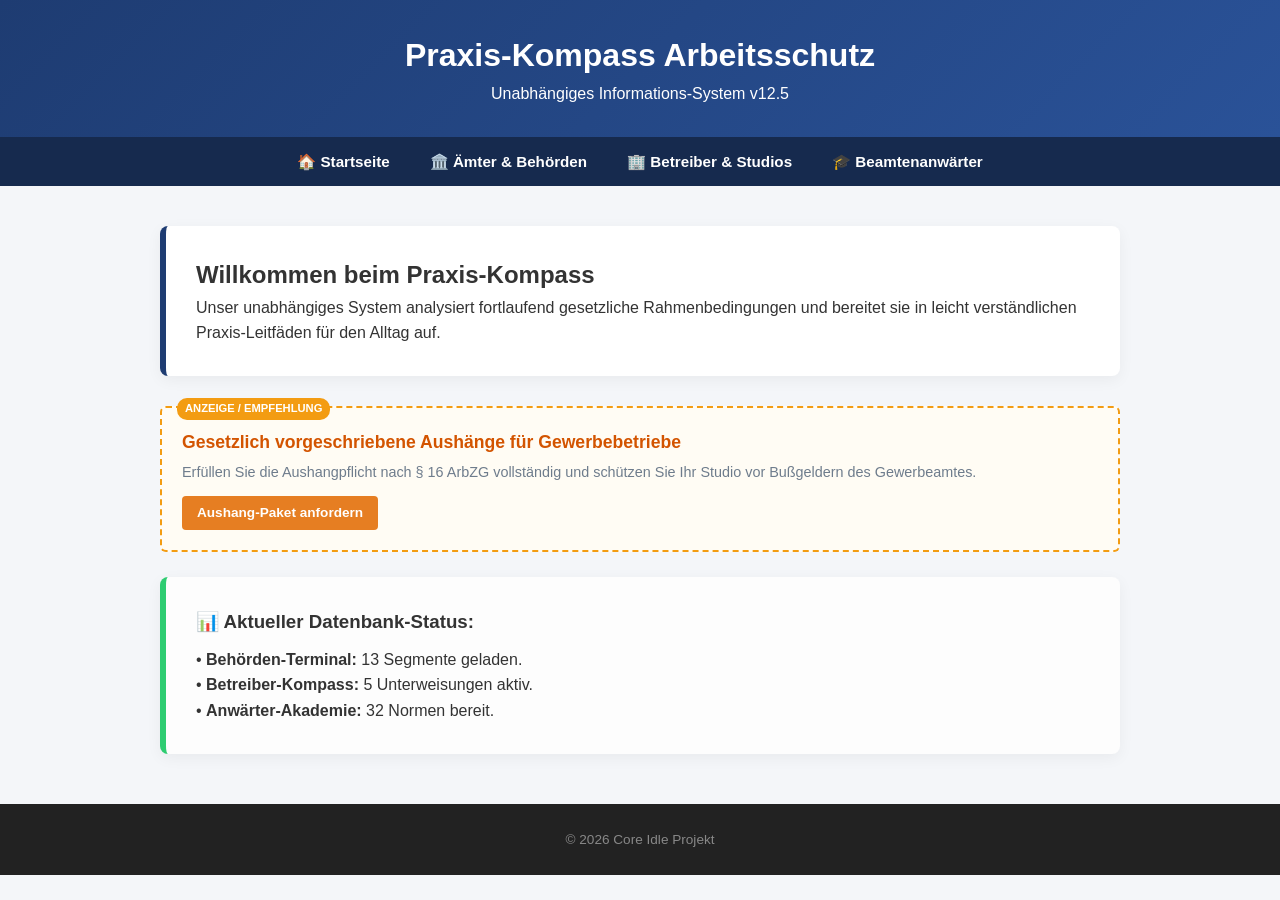
<file: index.html>
<!DOCTYPE html><html lang="de"><head><meta charset="UTF-8"><meta name="google-site-verification" content="HJYQ9n7LlloJpf-macnCXQR1E38ckMVlT3czmLz-RBs" /><title>Praxis-Kompass Arbeitsschutz | Start</title><meta name="description" content="Ihr privates Praxisportal für Arbeitsschutzvorschriften, Ruhezeiten im Schichtdienst und gesetzliche Sicherheitsunterweisungen."><style>* { 
    margin: 0; 
    padding: 0; 
    box-sizing: border-box; 
    font-family: "Segoe UI", sans-serif; 
} 
body { 
    background-color: #f4f6f9; 
    color: #333; 
    line-height: 1.6; 
} 
header { 
    background: linear-gradient(135deg, #1e3c72, #2a5298); 
    color: white; 
    padding: 30px 20px; 
    text-align: center; 
} 
nav { 
    background: #162a4e; 
    text-align: center; 
    padding: 12px; 
} 
nav a { 
    color: white; 
    text-decoration: none; 
    margin: 0 20px; 
    font-weight: bold; 
    font-size: 0.95rem; 
} 
nav a:hover { 
    color: #2ecc71; 
} 
.container { 
    max-width: 1000px; 
    margin: 40px auto; 
    padding: 0 20px; 
} 
.hero-box { 
    background: white; 
    padding: 30px; 
    border-radius: 8px; 
    box-shadow: 0 4px 15px rgba(0,0,0,0.05); 
    margin-bottom: 30px; 
    border-left: 6px solid #1e3c72; 
} 
.faq-container { 
    margin-top: 25px; } 
.faq-item { 
    background: white; 
    margin-bottom: 15px; 
    border-radius: 6px; 
    box-shadow: 0 2px 8px rgba(0,0,0,0.04); 
    overflow: hidden; 
    border: 1px solid #e9ecef; 
} 
.faq-question { 
    background: #f8f9fa; 
    padding: 18px 20px; 
    font-weight: bold; 
    color: #1e3c72; 
    border-bottom: 1px solid #edf2f7; 
    font-size: 1.05rem; 
} 
.faq-answer { 
    padding: 20px; 
    background: white; 
    color: #4a5568; 
    font-size: 0.98rem; 
} 
.ad-banner { 
    background: #fffcf4; 
    border: 2px dashed #f39c12; 
    padding: 20px; 
    border-radius: 6px; 
    margin: 25px 0; 
    position: relative; 
} 
.ad-badge { 
    position: absolute; 
    top: -10px; 
    left: 15px; 
    background: #f39c12; 
    color: white; 
    font-size: 0.7rem; 
    font-weight: bold; 
    padding: 2px 8px; 
    border-radius: 10px; 
} 
.ad-banner h4 { 
    color: #d35400; 
    margin-bottom: 5px; 
    font-size: 1.1rem; 
} 
.ad-banner p { 
    color: #6e7c8c; 
    font-size: 0.9rem; 
    margin-bottom: 12px; 
} 
.ad-button { 
    display: inline-block; 
    background: #e67e22; 
    color: white; 
    text-decoration: none; 
    padding: 6px 15px; 
    font-size: 0.85rem; 
    font-weight: bold; 
    border-radius: 4px; 
} 
footer { 
    text-align: center; 
    padding: 25px; 
    background: #222; 
    color: #888; 
    margin-top: 50px; 
    font-size: 0.85rem; 
}</style></head><body><header><h1>Praxis-Kompass Arbeitsschutz</h1><p>Unabhängiges Informations-System v12.5</p></header><nav><a href="index.html">🏠 Startseite</a><a href="aemter.html">🏛️ Ämter & Behörden</a><a href="betreiber.html">🏢 Betreiber & Studios</a><a href="anwaerter.html">🎓 Beamtenanwärter</a></nav><div class="container"><div class="hero-box"><h2>Willkommen beim Praxis-Kompass</h2><p>Unser unabhängiges System analysiert fortlaufend gesetzliche Rahmenbedingungen und bereitet sie in leicht verständlichen Praxis-Leitfäden für den Alltag auf.</p></div><div class="ad-banner"><span class="ad-badge">ANZEIGE / EMPFEHLUNG</span><h4>Gesetzlich vorgeschriebene Aushänge für Gewerbebetriebe</h4><p>Erfüllen Sie die Aushangpflicht nach § 16 ArbZG vollständig und schützen Sie Ihr Studio vor Bußgeldern des Gewerbeamtes.</p><a href="#" class="ad-button">Aushang-Paket anfordern</a></div><div class="hero-box" style="border-left-color: #2ecc71; background: #fdfdfd;"><h3>📊 Aktueller Datenbank-Status:</h3><p style="margin-top: 10px;">• <strong>Behörden-Terminal:</strong> 13 Segmente geladen.</p><p>• <strong>Betreiber-Kompass:</strong> 5 Unterweisungen aktiv.</p><p>• <strong>Anwärter-Akademie:</strong> 32 Normen bereit.</p></div></div><footer>&copy; 2026 Core Idle Projekt</footer></body></html>
</file>
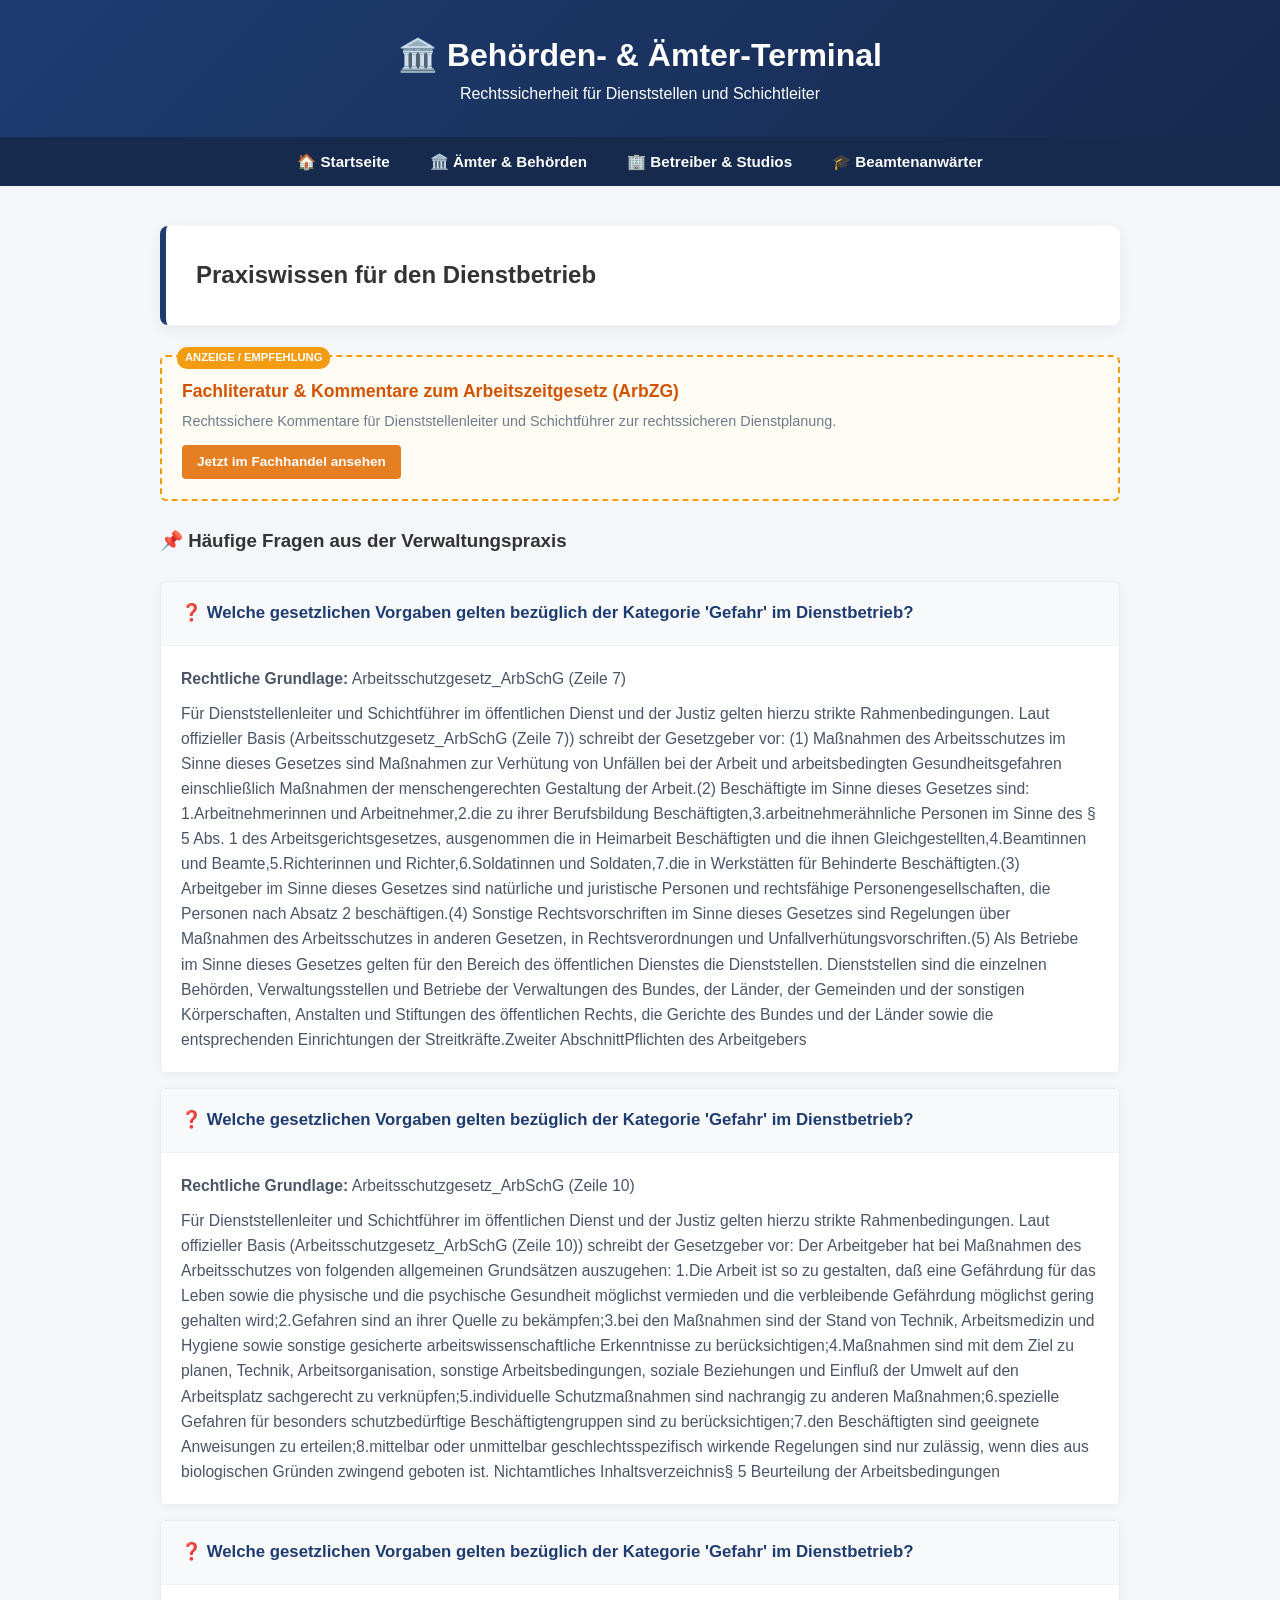
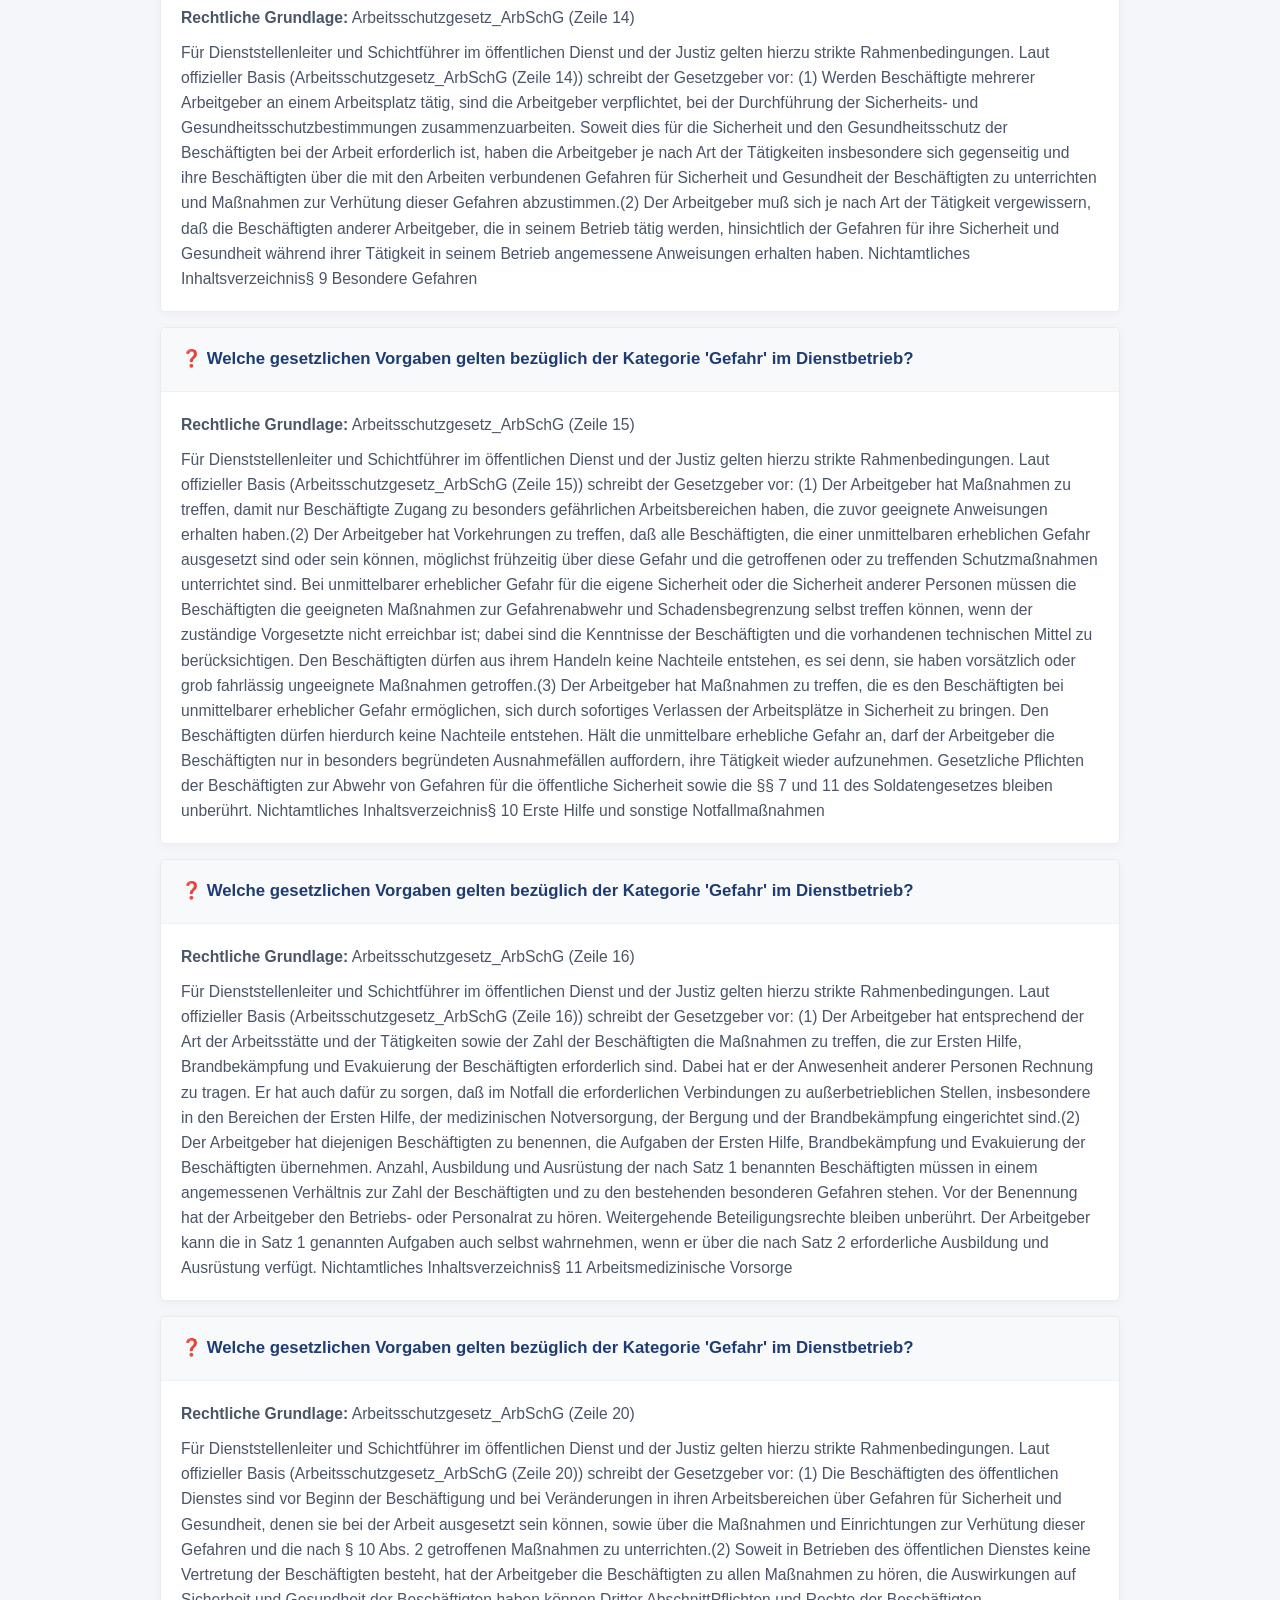
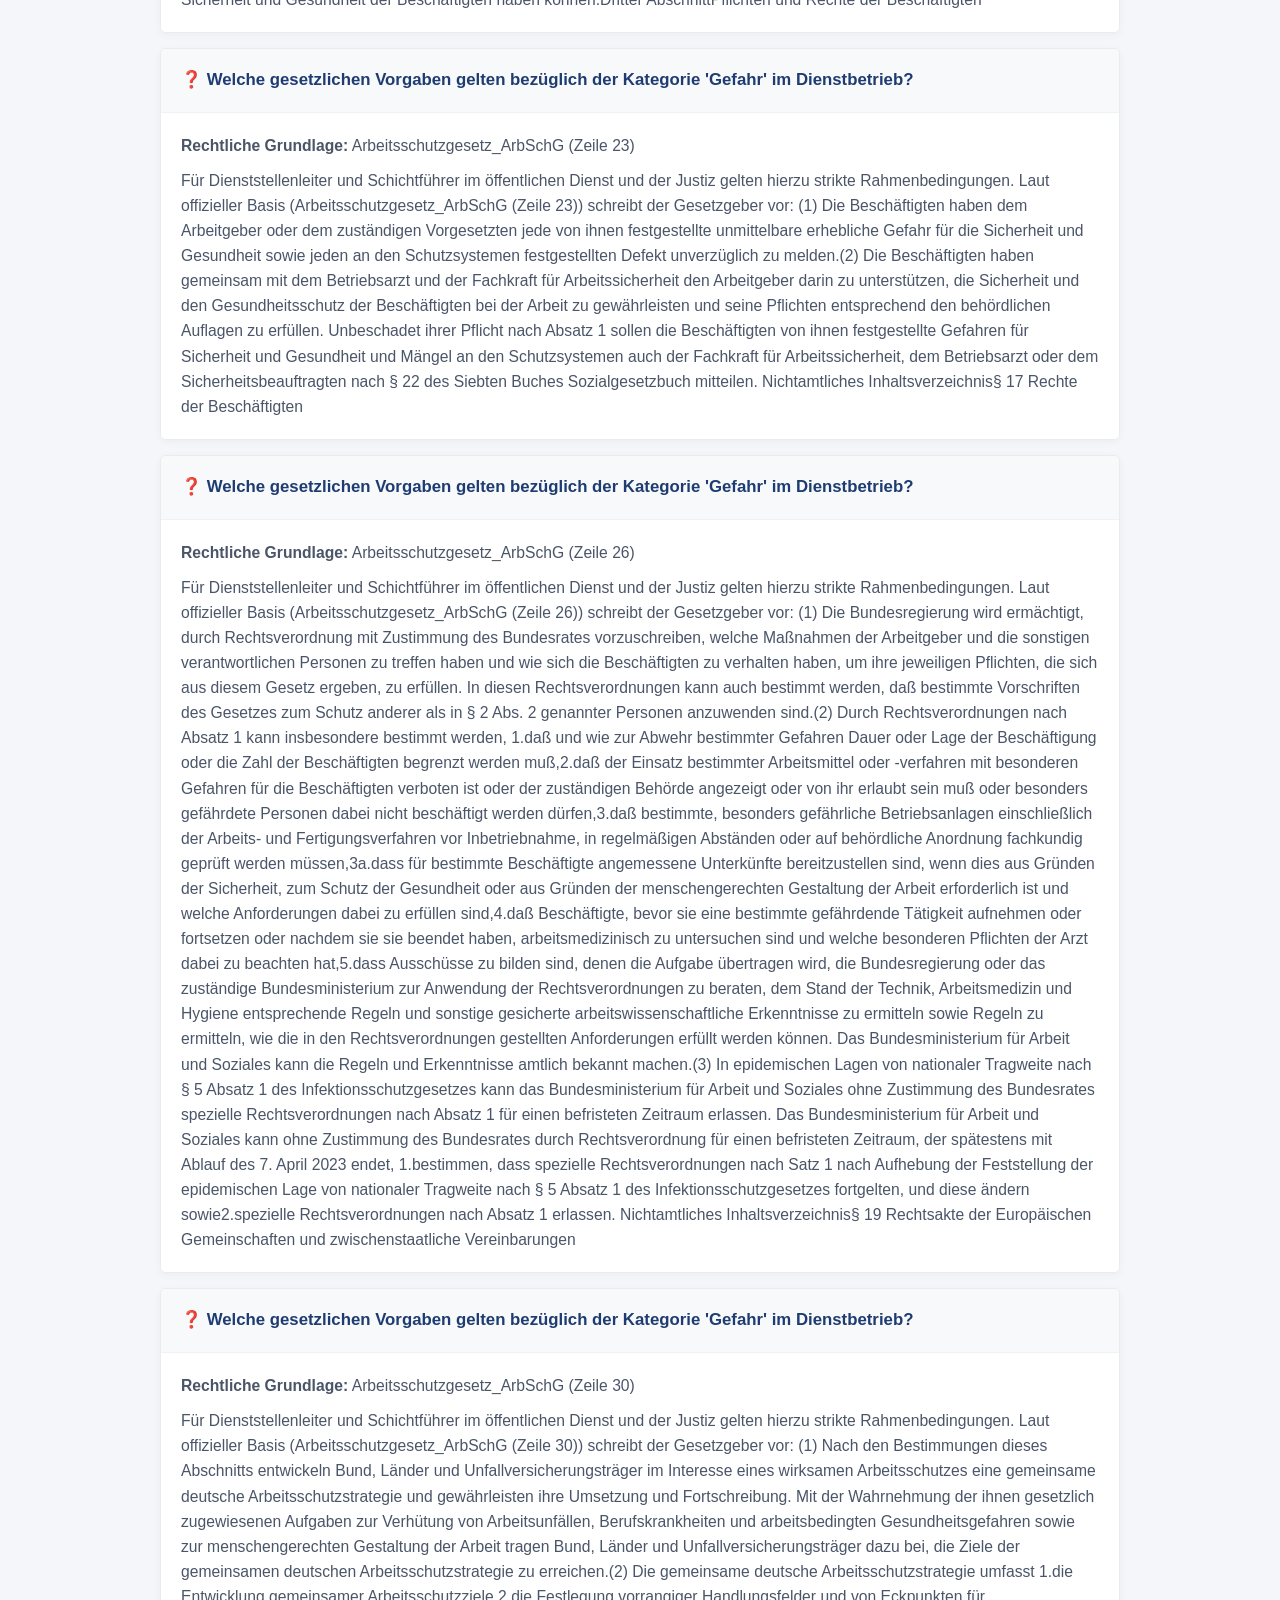
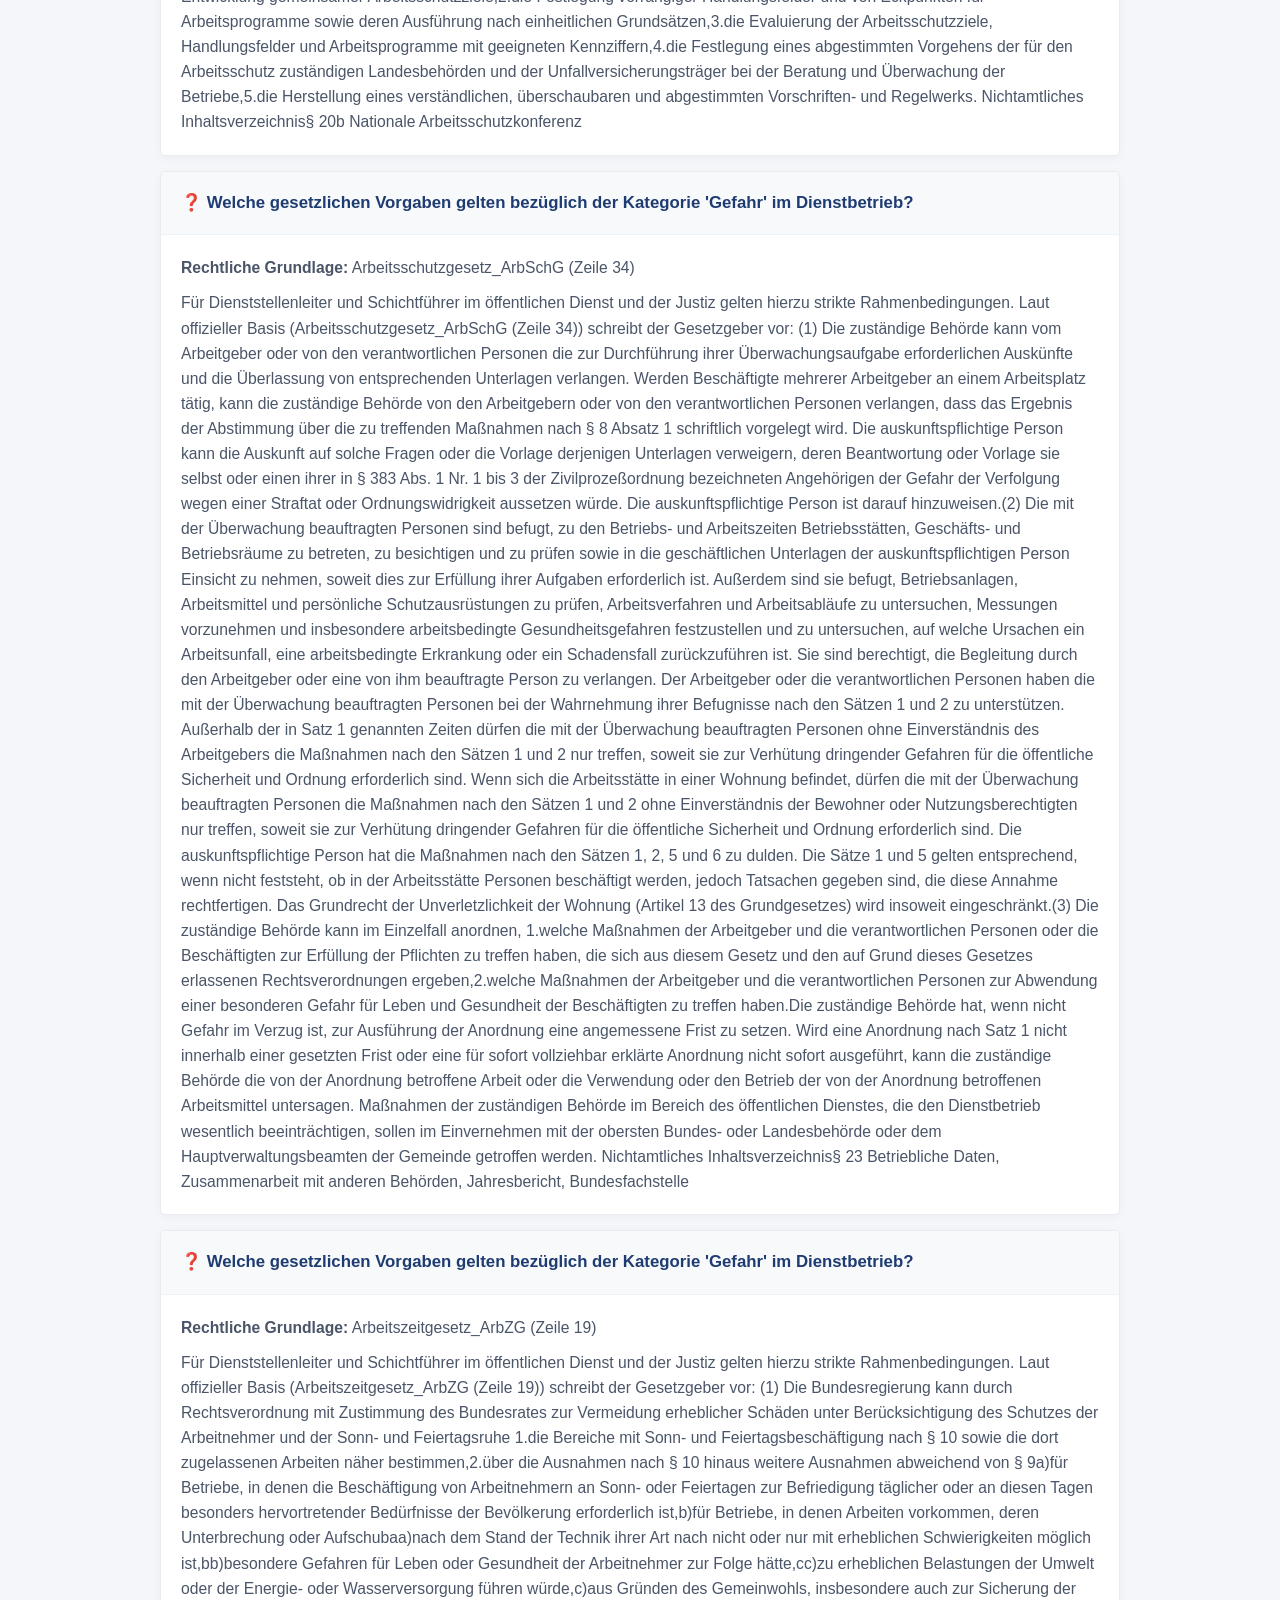
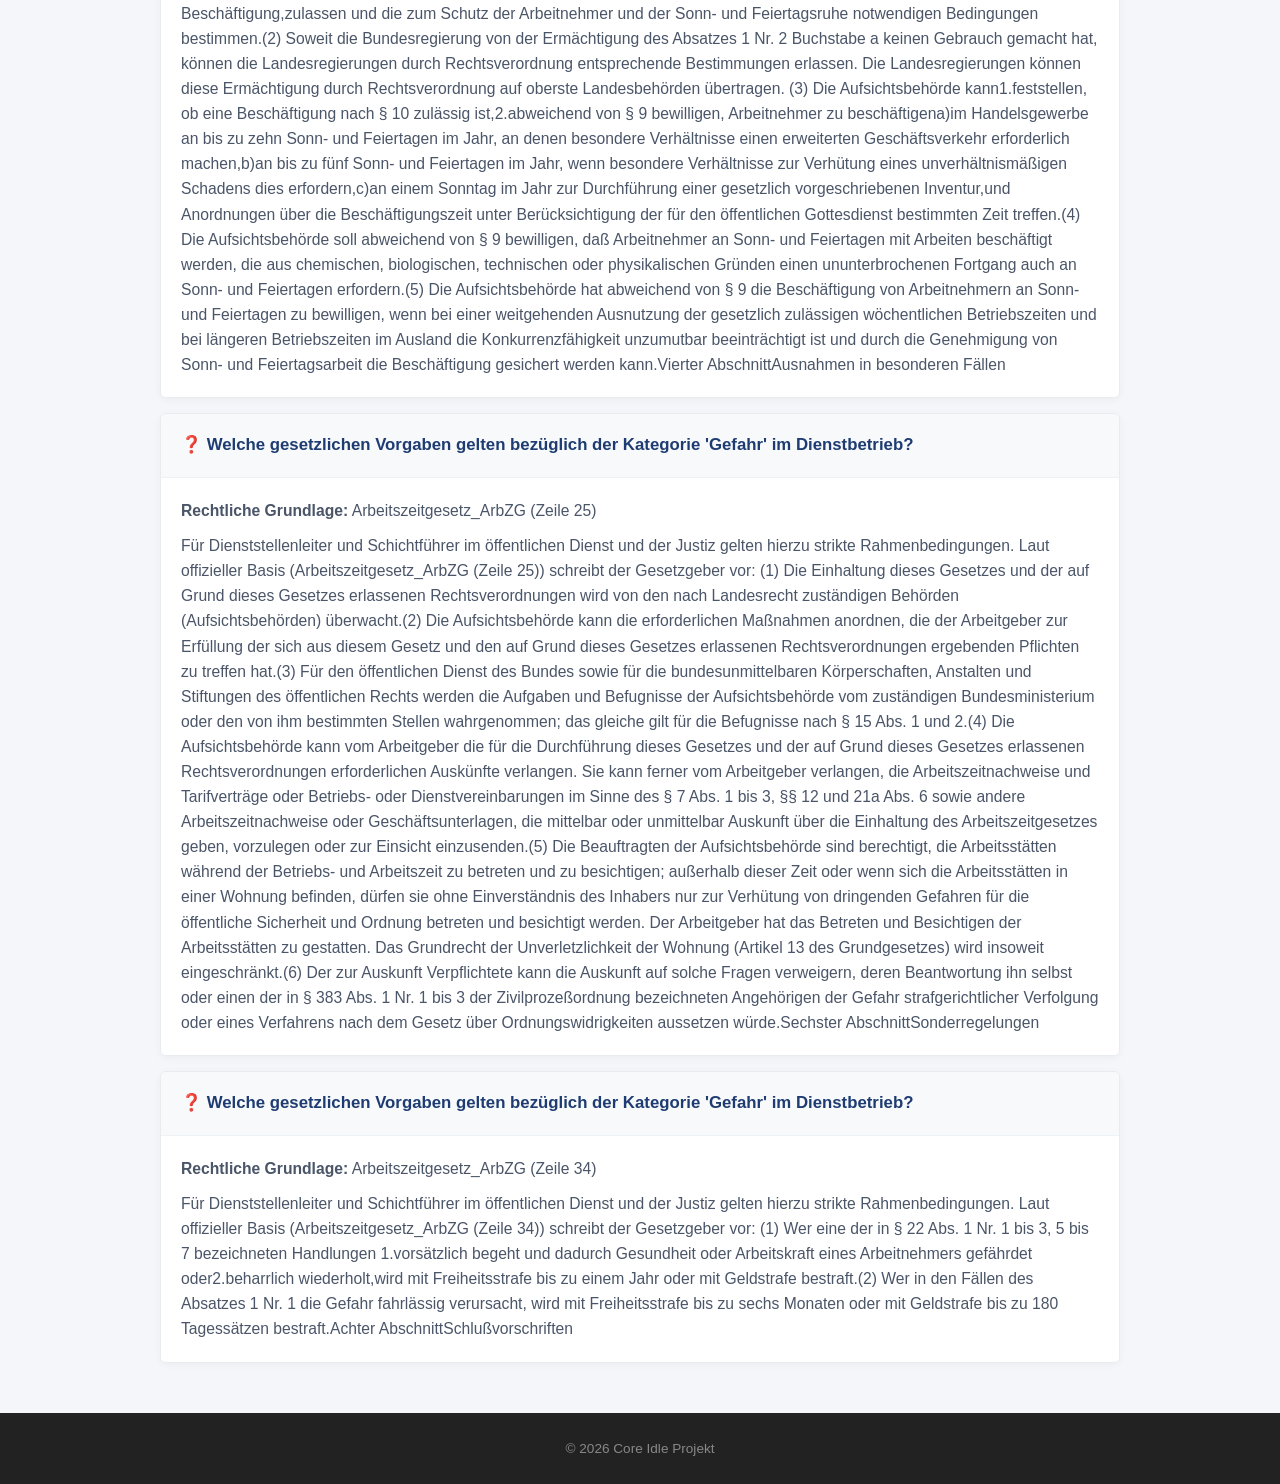
<file: aemter.html>
<!DOCTYPE html><html lang="de"><head><meta charset="UTF-8"><title>Behörden-Terminal | Infos für Schichtdienst</title><meta name="description" content="Praxisnahe Leitfäden für Schichtdienstleiter und Dienststellen zur Umsetzung von Arbeitszeitverordnungen."><style>* { 
    margin: 0; 
    padding: 0; 
    box-sizing: border-box; 
    font-family: "Segoe UI", sans-serif; 
} 
body { 
    background-color: #f4f6f9; 
    color: #333; 
    line-height: 1.6; 
} 
header { 
    background: linear-gradient(135deg, #1e3c72, #2a5298); 
    color: white; 
    padding: 30px 20px; 
    text-align: center; 
} 
nav { 
    background: #162a4e; 
    text-align: center; 
    padding: 12px; 
} 
nav a { 
    color: white; 
    text-decoration: none; 
    margin: 0 20px; 
    font-weight: bold; 
    font-size: 0.95rem; 
} 
nav a:hover { 
    color: #2ecc71; 
} 
.container { 
    max-width: 1000px; 
    margin: 40px auto; 
    padding: 0 20px; 
} 
.hero-box { 
    background: white; 
    padding: 30px; 
    border-radius: 8px; 
    box-shadow: 0 4px 15px rgba(0,0,0,0.05); 
    margin-bottom: 30px; 
    border-left: 6px solid #1e3c72; 
} 
.faq-container { 
    margin-top: 25px; } 
.faq-item { 
    background: white; 
    margin-bottom: 15px; 
    border-radius: 6px; 
    box-shadow: 0 2px 8px rgba(0,0,0,0.04); 
    overflow: hidden; 
    border: 1px solid #e9ecef; 
} 
.faq-question { 
    background: #f8f9fa; 
    padding: 18px 20px; 
    font-weight: bold; 
    color: #1e3c72; 
    border-bottom: 1px solid #edf2f7; 
    font-size: 1.05rem; 
} 
.faq-answer { 
    padding: 20px; 
    background: white; 
    color: #4a5568; 
    font-size: 0.98rem; 
} 
.ad-banner { 
    background: #fffcf4; 
    border: 2px dashed #f39c12; 
    padding: 20px; 
    border-radius: 6px; 
    margin: 25px 0; 
    position: relative; 
} 
.ad-badge { 
    position: absolute; 
    top: -10px; 
    left: 15px; 
    background: #f39c12; 
    color: white; 
    font-size: 0.7rem; 
    font-weight: bold; 
    padding: 2px 8px; 
    border-radius: 10px; 
} 
.ad-banner h4 { 
    color: #d35400; 
    margin-bottom: 5px; 
    font-size: 1.1rem; 
} 
.ad-banner p { 
    color: #6e7c8c; 
    font-size: 0.9rem; 
    margin-bottom: 12px; 
} 
.ad-button { 
    display: inline-block; 
    background: #e67e22; 
    color: white; 
    text-decoration: none; 
    padding: 6px 15px; 
    font-size: 0.85rem; 
    font-weight: bold; 
    border-radius: 4px; 
} 
footer { 
    text-align: center; 
    padding: 25px; 
    background: #222; 
    color: #888; 
    margin-top: 50px; 
    font-size: 0.85rem; 
}</style></head><body><header style="background: linear-gradient(135deg, #1e3c72, #162a4e);"><h1>🏛️ Behörden- & Ämter-Terminal</h1><p>Rechtssicherheit für Dienststellen und Schichtleiter</p></header><nav><a href="index.html">🏠 Startseite</a><a href="aemter.html">🏛️ Ämter & Behörden</a><a href="betreiber.html">🏢 Betreiber & Studios</a><a href="anwaerter.html">🎓 Beamtenanwärter</a></nav><div class="container"><div class="hero-box" style="border-left-color: #1e3c72;"><h2>Praxiswissen für den Dienstbetrieb</h2></div><div class="ad-banner"><span class="ad-badge">ANZEIGE / EMPFEHLUNG</span><h4>Fachliteratur & Kommentare zum Arbeitszeitgesetz (ArbZG)</h4><p>Rechtssichere Kommentare für Dienststellenleiter und Schichtführer zur rechtssicheren Dienstplanung.</p><a href="#" class="ad-button">Jetzt im Fachhandel ansehen</a></div><h3>📌 Häufige Fragen aus der Verwaltungspraxis</h3><div class="faq-container"><div class="faq-item"><div class="faq-question">❓ Welche gesetzlichen Vorgaben gelten bezüglich der Kategorie 'Gefahr' im Dienstbetrieb?</div><div class="faq-answer"><p><strong>Rechtliche Grundlage:</strong> Arbeitsschutzgesetz_ArbSchG (Zeile 7)</p><p style="margin-top: 10px;">Für Dienststellenleiter und Schichtführer im öffentlichen Dienst und der Justiz gelten hierzu strikte Rahmenbedingungen. Laut offizieller Basis (Arbeitsschutzgesetz_ArbSchG (Zeile 7)) schreibt der Gesetzgeber vor: (1) Maßnahmen des Arbeitsschutzes im Sinne dieses Gesetzes sind Maßnahmen zur Verhütung von Unfällen bei der Arbeit und arbeitsbedingten Gesundheitsgefahren einschließlich Maßnahmen der menschengerechten Gestaltung der Arbeit.(2) Beschäftigte im Sinne dieses Gesetzes sind: 1.Arbeitnehmerinnen und Arbeitnehmer,2.die zu ihrer Berufsbildung Beschäftigten,3.arbeitnehmerähnliche Personen im Sinne des § 5 Abs. 1 des Arbeitsgerichtsgesetzes, ausgenommen die in Heimarbeit Beschäftigten und die ihnen Gleichgestellten,4.Beamtinnen und Beamte,5.Richterinnen und Richter,6.Soldatinnen und Soldaten,7.die in Werkstätten für Behinderte Beschäftigten.(3) Arbeitgeber im Sinne dieses Gesetzes sind natürliche und juristische Personen und rechtsfähige Personengesellschaften, die Personen nach Absatz 2 beschäftigen.(4) Sonstige Rechtsvorschriften im Sinne dieses Gesetzes sind Regelungen über Maßnahmen des Arbeitsschutzes in anderen Gesetzen, in Rechtsverordnungen und Unfallverhütungsvorschriften.(5) Als Betriebe im Sinne dieses Gesetzes gelten für den Bereich des öffentlichen Dienstes die Dienststellen. Dienststellen sind die einzelnen Behörden, Verwaltungsstellen und Betriebe der Verwaltungen des Bundes, der Länder, der Gemeinden und der sonstigen Körperschaften, Anstalten und Stiftungen des öffentlichen Rechts, die Gerichte des Bundes und der Länder sowie die entsprechenden Einrichtungen der Streitkräfte.Zweiter AbschnittPflichten des Arbeitgebers</p></div></div><div class="faq-item"><div class="faq-question">❓ Welche gesetzlichen Vorgaben gelten bezüglich der Kategorie 'Gefahr' im Dienstbetrieb?</div><div class="faq-answer"><p><strong>Rechtliche Grundlage:</strong> Arbeitsschutzgesetz_ArbSchG (Zeile 10)</p><p style="margin-top: 10px;">Für Dienststellenleiter und Schichtführer im öffentlichen Dienst und der Justiz gelten hierzu strikte Rahmenbedingungen. Laut offizieller Basis (Arbeitsschutzgesetz_ArbSchG (Zeile 10)) schreibt der Gesetzgeber vor: Der Arbeitgeber hat bei Maßnahmen des Arbeitsschutzes von folgenden allgemeinen Grundsätzen auszugehen: 1.Die Arbeit ist so zu gestalten, daß eine Gefährdung für das Leben sowie die physische und die psychische Gesundheit möglichst vermieden und die verbleibende Gefährdung möglichst gering gehalten wird;2.Gefahren sind an ihrer Quelle zu bekämpfen;3.bei den Maßnahmen sind der Stand von Technik, Arbeitsmedizin und Hygiene sowie sonstige gesicherte arbeitswissenschaftliche Erkenntnisse zu berücksichtigen;4.Maßnahmen sind mit dem Ziel zu planen, Technik, Arbeitsorganisation, sonstige Arbeitsbedingungen, soziale Beziehungen und Einfluß der Umwelt auf den Arbeitsplatz sachgerecht zu verknüpfen;5.individuelle Schutzmaßnahmen sind nachrangig zu anderen Maßnahmen;6.spezielle Gefahren für besonders schutzbedürftige Beschäftigtengruppen sind zu berücksichtigen;7.den Beschäftigten sind geeignete Anweisungen zu erteilen;8.mittelbar oder unmittelbar geschlechtsspezifisch wirkende Regelungen sind nur zulässig, wenn dies aus biologischen Gründen zwingend geboten ist. Nichtamtliches Inhaltsverzeichnis§ 5 Beurteilung der Arbeitsbedingungen</p></div></div><div class="faq-item"><div class="faq-question">❓ Welche gesetzlichen Vorgaben gelten bezüglich der Kategorie 'Gefahr' im Dienstbetrieb?</div><div class="faq-answer"><p><strong>Rechtliche Grundlage:</strong> Arbeitsschutzgesetz_ArbSchG (Zeile 14)</p><p style="margin-top: 10px;">Für Dienststellenleiter und Schichtführer im öffentlichen Dienst und der Justiz gelten hierzu strikte Rahmenbedingungen. Laut offizieller Basis (Arbeitsschutzgesetz_ArbSchG (Zeile 14)) schreibt der Gesetzgeber vor: (1) Werden Beschäftigte mehrerer Arbeitgeber an einem Arbeitsplatz tätig, sind die Arbeitgeber verpflichtet, bei der Durchführung der Sicherheits- und Gesundheitsschutzbestimmungen zusammenzuarbeiten. Soweit dies für die Sicherheit und den Gesundheitsschutz der Beschäftigten bei der Arbeit erforderlich ist, haben die Arbeitgeber je nach Art der Tätigkeiten insbesondere sich gegenseitig und ihre Beschäftigten über die mit den Arbeiten verbundenen Gefahren für Sicherheit und Gesundheit der Beschäftigten zu unterrichten und Maßnahmen zur Verhütung dieser Gefahren abzustimmen.(2) Der Arbeitgeber muß sich je nach Art der Tätigkeit vergewissern, daß die Beschäftigten anderer Arbeitgeber, die in seinem Betrieb tätig werden, hinsichtlich der Gefahren für ihre Sicherheit und Gesundheit während ihrer Tätigkeit in seinem Betrieb angemessene Anweisungen erhalten haben. Nichtamtliches Inhaltsverzeichnis§ 9 Besondere Gefahren</p></div></div><div class="faq-item"><div class="faq-question">❓ Welche gesetzlichen Vorgaben gelten bezüglich der Kategorie 'Gefahr' im Dienstbetrieb?</div><div class="faq-answer"><p><strong>Rechtliche Grundlage:</strong> Arbeitsschutzgesetz_ArbSchG (Zeile 15)</p><p style="margin-top: 10px;">Für Dienststellenleiter und Schichtführer im öffentlichen Dienst und der Justiz gelten hierzu strikte Rahmenbedingungen. Laut offizieller Basis (Arbeitsschutzgesetz_ArbSchG (Zeile 15)) schreibt der Gesetzgeber vor: (1) Der Arbeitgeber hat Maßnahmen zu treffen, damit nur Beschäftigte Zugang zu besonders gefährlichen Arbeitsbereichen haben, die zuvor geeignete Anweisungen erhalten haben.(2) Der Arbeitgeber hat Vorkehrungen zu treffen, daß alle Beschäftigten, die einer unmittelbaren erheblichen Gefahr ausgesetzt sind oder sein können, möglichst frühzeitig über diese Gefahr und die getroffenen oder zu treffenden Schutzmaßnahmen unterrichtet sind. Bei unmittelbarer erheblicher Gefahr für die eigene Sicherheit oder die Sicherheit anderer Personen müssen die Beschäftigten die geeigneten Maßnahmen zur Gefahrenabwehr und Schadensbegrenzung selbst treffen können, wenn der zuständige Vorgesetzte nicht erreichbar ist; dabei sind die Kenntnisse der Beschäftigten und die vorhandenen technischen Mittel zu berücksichtigen. Den Beschäftigten dürfen aus ihrem Handeln keine Nachteile entstehen, es sei denn, sie haben vorsätzlich oder grob fahrlässig ungeeignete Maßnahmen getroffen.(3) Der Arbeitgeber hat Maßnahmen zu treffen, die es den Beschäftigten bei unmittelbarer erheblicher Gefahr ermöglichen, sich durch sofortiges Verlassen der Arbeitsplätze in Sicherheit zu bringen. Den Beschäftigten dürfen hierdurch keine Nachteile entstehen. Hält die unmittelbare erhebliche Gefahr an, darf der Arbeitgeber die Beschäftigten nur in besonders begründeten Ausnahmefällen auffordern, ihre Tätigkeit wieder aufzunehmen. Gesetzliche Pflichten der Beschäftigten zur Abwehr von Gefahren für die öffentliche Sicherheit sowie die §§ 7 und 11 des Soldatengesetzes bleiben unberührt. Nichtamtliches Inhaltsverzeichnis§ 10 Erste Hilfe und sonstige Notfallmaßnahmen</p></div></div><div class="faq-item"><div class="faq-question">❓ Welche gesetzlichen Vorgaben gelten bezüglich der Kategorie 'Gefahr' im Dienstbetrieb?</div><div class="faq-answer"><p><strong>Rechtliche Grundlage:</strong> Arbeitsschutzgesetz_ArbSchG (Zeile 16)</p><p style="margin-top: 10px;">Für Dienststellenleiter und Schichtführer im öffentlichen Dienst und der Justiz gelten hierzu strikte Rahmenbedingungen. Laut offizieller Basis (Arbeitsschutzgesetz_ArbSchG (Zeile 16)) schreibt der Gesetzgeber vor: (1) Der Arbeitgeber hat entsprechend der Art der Arbeitsstätte und der Tätigkeiten sowie der Zahl der Beschäftigten die Maßnahmen zu treffen, die zur Ersten Hilfe, Brandbekämpfung und Evakuierung der Beschäftigten erforderlich sind. Dabei hat er der Anwesenheit anderer Personen Rechnung zu tragen. Er hat auch dafür zu sorgen, daß im Notfall die erforderlichen Verbindungen zu außerbetrieblichen Stellen, insbesondere in den Bereichen der Ersten Hilfe, der medizinischen Notversorgung, der Bergung und der Brandbekämpfung eingerichtet sind.(2) Der Arbeitgeber hat diejenigen Beschäftigten zu benennen, die Aufgaben der Ersten Hilfe, Brandbekämpfung und Evakuierung der Beschäftigten übernehmen. Anzahl, Ausbildung und Ausrüstung der nach Satz 1 benannten Beschäftigten müssen in einem angemessenen Verhältnis zur Zahl der Beschäftigten und zu den bestehenden besonderen Gefahren stehen. Vor der Benennung hat der Arbeitgeber den Betriebs- oder Personalrat zu hören. Weitergehende Beteiligungsrechte bleiben unberührt. Der Arbeitgeber kann die in Satz 1 genannten Aufgaben auch selbst wahrnehmen, wenn er über die nach Satz 2 erforderliche Ausbildung und Ausrüstung verfügt. Nichtamtliches Inhaltsverzeichnis§ 11 Arbeitsmedizinische Vorsorge</p></div></div><div class="faq-item"><div class="faq-question">❓ Welche gesetzlichen Vorgaben gelten bezüglich der Kategorie 'Gefahr' im Dienstbetrieb?</div><div class="faq-answer"><p><strong>Rechtliche Grundlage:</strong> Arbeitsschutzgesetz_ArbSchG (Zeile 20)</p><p style="margin-top: 10px;">Für Dienststellenleiter und Schichtführer im öffentlichen Dienst und der Justiz gelten hierzu strikte Rahmenbedingungen. Laut offizieller Basis (Arbeitsschutzgesetz_ArbSchG (Zeile 20)) schreibt der Gesetzgeber vor: (1) Die Beschäftigten des öffentlichen Dienstes sind vor Beginn der Beschäftigung und bei Veränderungen in ihren Arbeitsbereichen über Gefahren für Sicherheit und Gesundheit, denen sie bei der Arbeit ausgesetzt sein können, sowie über die Maßnahmen und Einrichtungen zur Verhütung dieser Gefahren und die nach § 10 Abs. 2 getroffenen Maßnahmen zu unterrichten.(2) Soweit in Betrieben des öffentlichen Dienstes keine Vertretung der Beschäftigten besteht, hat der Arbeitgeber die Beschäftigten zu allen Maßnahmen zu hören, die Auswirkungen auf Sicherheit und Gesundheit der Beschäftigten haben können.Dritter AbschnittPflichten und Rechte der Beschäftigten</p></div></div><div class="faq-item"><div class="faq-question">❓ Welche gesetzlichen Vorgaben gelten bezüglich der Kategorie 'Gefahr' im Dienstbetrieb?</div><div class="faq-answer"><p><strong>Rechtliche Grundlage:</strong> Arbeitsschutzgesetz_ArbSchG (Zeile 23)</p><p style="margin-top: 10px;">Für Dienststellenleiter und Schichtführer im öffentlichen Dienst und der Justiz gelten hierzu strikte Rahmenbedingungen. Laut offizieller Basis (Arbeitsschutzgesetz_ArbSchG (Zeile 23)) schreibt der Gesetzgeber vor: (1) Die Beschäftigten haben dem Arbeitgeber oder dem zuständigen Vorgesetzten jede von ihnen festgestellte unmittelbare erhebliche Gefahr für die Sicherheit und Gesundheit sowie jeden an den Schutzsystemen festgestellten Defekt unverzüglich zu melden.(2) Die Beschäftigten haben gemeinsam mit dem Betriebsarzt und der Fachkraft für Arbeitssicherheit den Arbeitgeber darin zu unterstützen, die Sicherheit und den Gesundheitsschutz der Beschäftigten bei der Arbeit zu gewährleisten und seine Pflichten entsprechend den behördlichen Auflagen zu erfüllen. Unbeschadet ihrer Pflicht nach Absatz 1 sollen die Beschäftigten von ihnen festgestellte Gefahren für Sicherheit und Gesundheit und Mängel an den Schutzsystemen auch der Fachkraft für Arbeitssicherheit, dem Betriebsarzt oder dem Sicherheitsbeauftragten nach § 22 des Siebten Buches Sozialgesetzbuch mitteilen. Nichtamtliches Inhaltsverzeichnis§ 17 Rechte der Beschäftigten</p></div></div><div class="faq-item"><div class="faq-question">❓ Welche gesetzlichen Vorgaben gelten bezüglich der Kategorie 'Gefahr' im Dienstbetrieb?</div><div class="faq-answer"><p><strong>Rechtliche Grundlage:</strong> Arbeitsschutzgesetz_ArbSchG (Zeile 26)</p><p style="margin-top: 10px;">Für Dienststellenleiter und Schichtführer im öffentlichen Dienst und der Justiz gelten hierzu strikte Rahmenbedingungen. Laut offizieller Basis (Arbeitsschutzgesetz_ArbSchG (Zeile 26)) schreibt der Gesetzgeber vor: (1) Die Bundesregierung wird ermächtigt, durch Rechtsverordnung mit Zustimmung des Bundesrates vorzuschreiben, welche Maßnahmen der Arbeitgeber und die sonstigen verantwortlichen Personen zu treffen haben und wie sich die Beschäftigten zu verhalten haben, um ihre jeweiligen Pflichten, die sich aus diesem Gesetz ergeben, zu erfüllen. In diesen Rechtsverordnungen kann auch bestimmt werden, daß bestimmte Vorschriften des Gesetzes zum Schutz anderer als in § 2 Abs. 2 genannter Personen anzuwenden sind.(2) Durch Rechtsverordnungen nach Absatz 1 kann insbesondere bestimmt werden, 1.daß und wie zur Abwehr bestimmter Gefahren Dauer oder Lage der Beschäftigung oder die Zahl der Beschäftigten begrenzt werden muß,2.daß der Einsatz bestimmter Arbeitsmittel oder -verfahren mit besonderen Gefahren für die Beschäftigten verboten ist oder der zuständigen Behörde angezeigt oder von ihr erlaubt sein muß oder besonders gefährdete Personen dabei nicht beschäftigt werden dürfen,3.daß bestimmte, besonders gefährliche Betriebsanlagen einschließlich der Arbeits- und Fertigungsverfahren vor Inbetriebnahme, in regelmäßigen Abständen oder auf behördliche Anordnung fachkundig geprüft werden müssen,3a.dass für bestimmte Beschäftigte angemessene Unterkünfte bereitzustellen sind, wenn dies aus Gründen der Sicherheit, zum Schutz der Gesundheit oder aus Gründen der menschengerechten Gestaltung der Arbeit erforderlich ist und welche Anforderungen dabei zu erfüllen sind,4.daß Beschäftigte, bevor sie eine bestimmte gefährdende Tätigkeit aufnehmen oder fortsetzen oder nachdem sie sie beendet haben, arbeitsmedizinisch zu untersuchen sind und welche besonderen Pflichten der Arzt dabei zu beachten hat,5.dass Ausschüsse zu bilden sind, denen die Aufgabe übertragen wird, die Bundesregierung oder das zuständige Bundesministerium zur Anwendung der Rechtsverordnungen zu beraten, dem Stand der Technik, Arbeitsmedizin und Hygiene entsprechende Regeln und sonstige gesicherte arbeitswissenschaftliche Erkenntnisse zu ermitteln sowie Regeln zu ermitteln, wie die in den Rechtsverordnungen gestellten Anforderungen erfüllt werden können. Das Bundesministerium für Arbeit und Soziales kann die Regeln und Erkenntnisse amtlich bekannt machen.(3) In epidemischen Lagen von nationaler Tragweite nach § 5 Absatz 1 des Infektionsschutzgesetzes kann das Bundesministerium für Arbeit und Soziales ohne Zustimmung des Bundesrates spezielle Rechtsverordnungen nach Absatz 1 für einen befristeten Zeitraum erlassen. Das Bundesministerium für Arbeit und Soziales kann ohne Zustimmung des Bundesrates durch Rechtsverordnung für einen befristeten Zeitraum, der spätestens mit Ablauf des 7. April 2023 endet, 1.bestimmen, dass spezielle Rechtsverordnungen nach Satz 1 nach Aufhebung der Feststellung der epidemischen Lage von nationaler Tragweite nach § 5 Absatz 1 des Infektionsschutzgesetzes fortgelten, und diese ändern sowie2.spezielle Rechtsverordnungen nach Absatz 1 erlassen. Nichtamtliches Inhaltsverzeichnis§ 19 Rechtsakte der Europäischen Gemeinschaften und zwischenstaatliche Vereinbarungen</p></div></div><div class="faq-item"><div class="faq-question">❓ Welche gesetzlichen Vorgaben gelten bezüglich der Kategorie 'Gefahr' im Dienstbetrieb?</div><div class="faq-answer"><p><strong>Rechtliche Grundlage:</strong> Arbeitsschutzgesetz_ArbSchG (Zeile 30)</p><p style="margin-top: 10px;">Für Dienststellenleiter und Schichtführer im öffentlichen Dienst und der Justiz gelten hierzu strikte Rahmenbedingungen. Laut offizieller Basis (Arbeitsschutzgesetz_ArbSchG (Zeile 30)) schreibt der Gesetzgeber vor: (1) Nach den Bestimmungen dieses Abschnitts entwickeln Bund, Länder und Unfallversicherungsträger im Interesse eines wirksamen Arbeitsschutzes eine gemeinsame deutsche Arbeitsschutzstrategie und gewährleisten ihre Umsetzung und Fortschreibung. Mit der Wahrnehmung der ihnen gesetzlich zugewiesenen Aufgaben zur Verhütung von Arbeitsunfällen, Berufskrankheiten und arbeitsbedingten Gesundheitsgefahren sowie zur menschengerechten Gestaltung der Arbeit tragen Bund, Länder und Unfallversicherungsträger dazu bei, die Ziele der gemeinsamen deutschen Arbeitsschutzstrategie zu erreichen.(2) Die gemeinsame deutsche Arbeitsschutzstrategie umfasst 1.die Entwicklung gemeinsamer Arbeitsschutzziele,2.die Festlegung vorrangiger Handlungsfelder und von Eckpunkten für Arbeitsprogramme sowie deren Ausführung nach einheitlichen Grundsätzen,3.die Evaluierung der Arbeitsschutzziele, Handlungsfelder und Arbeitsprogramme mit geeigneten Kennziffern,4.die Festlegung eines abgestimmten Vorgehens der für den Arbeitsschutz zuständigen Landesbehörden und der Unfallversicherungsträger bei der Beratung und Überwachung der Betriebe,5.die Herstellung eines verständlichen, überschaubaren und abgestimmten Vorschriften- und Regelwerks. Nichtamtliches Inhaltsverzeichnis§ 20b Nationale Arbeitsschutzkonferenz</p></div></div><div class="faq-item"><div class="faq-question">❓ Welche gesetzlichen Vorgaben gelten bezüglich der Kategorie 'Gefahr' im Dienstbetrieb?</div><div class="faq-answer"><p><strong>Rechtliche Grundlage:</strong> Arbeitsschutzgesetz_ArbSchG (Zeile 34)</p><p style="margin-top: 10px;">Für Dienststellenleiter und Schichtführer im öffentlichen Dienst und der Justiz gelten hierzu strikte Rahmenbedingungen. Laut offizieller Basis (Arbeitsschutzgesetz_ArbSchG (Zeile 34)) schreibt der Gesetzgeber vor: (1) Die zuständige Behörde kann vom Arbeitgeber oder von den verantwortlichen Personen die zur Durchführung ihrer Überwachungsaufgabe erforderlichen Auskünfte und die Überlassung von entsprechenden Unterlagen verlangen. Werden Beschäftigte mehrerer Arbeitgeber an einem Arbeitsplatz tätig, kann die zuständige Behörde von den Arbeitgebern oder von den verantwortlichen Personen verlangen, dass das Ergebnis der Abstimmung über die zu treffenden Maßnahmen nach § 8 Absatz 1 schriftlich vorgelegt wird. Die auskunftspflichtige Person kann die Auskunft auf solche Fragen oder die Vorlage derjenigen Unterlagen verweigern, deren Beantwortung oder Vorlage sie selbst oder einen ihrer in § 383 Abs. 1 Nr. 1 bis 3 der Zivilprozeßordnung bezeichneten Angehörigen der Gefahr der Verfolgung wegen einer Straftat oder Ordnungswidrigkeit aussetzen würde. Die auskunftspflichtige Person ist darauf hinzuweisen.(2) Die mit der Überwachung beauftragten Personen sind befugt, zu den Betriebs- und Arbeitszeiten Betriebsstätten, Geschäfts- und Betriebsräume zu betreten, zu besichtigen und zu prüfen sowie in die geschäftlichen Unterlagen der auskunftspflichtigen Person Einsicht zu nehmen, soweit dies zur Erfüllung ihrer Aufgaben erforderlich ist. Außerdem sind sie befugt, Betriebsanlagen, Arbeitsmittel und persönliche Schutzausrüstungen zu prüfen, Arbeitsverfahren und Arbeitsabläufe zu untersuchen, Messungen vorzunehmen und insbesondere arbeitsbedingte Gesundheitsgefahren festzustellen und zu untersuchen, auf welche Ursachen ein Arbeitsunfall, eine arbeitsbedingte Erkrankung oder ein Schadensfall zurückzuführen ist. Sie sind berechtigt, die Begleitung durch den Arbeitgeber oder eine von ihm beauftragte Person zu verlangen. Der Arbeitgeber oder die verantwortlichen Personen haben die mit der Überwachung beauftragten Personen bei der Wahrnehmung ihrer Befugnisse nach den Sätzen 1 und 2 zu unterstützen. Außerhalb der in Satz 1 genannten Zeiten dürfen die mit der Überwachung beauftragten Personen ohne Einverständnis des Arbeitgebers die Maßnahmen nach den Sätzen 1 und 2 nur treffen, soweit sie zur Verhütung dringender Gefahren für die öffentliche Sicherheit und Ordnung erforderlich sind. Wenn sich die Arbeitsstätte in einer Wohnung befindet, dürfen die mit der Überwachung beauftragten Personen die Maßnahmen nach den Sätzen 1 und 2 ohne Einverständnis der Bewohner oder Nutzungsberechtigten nur treffen, soweit sie zur Verhütung dringender Gefahren für die öffentliche Sicherheit und Ordnung erforderlich sind. Die auskunftspflichtige Person hat die Maßnahmen nach den Sätzen 1, 2, 5 und 6 zu dulden. Die Sätze 1 und 5 gelten entsprechend, wenn nicht feststeht, ob in der Arbeitsstätte Personen beschäftigt werden, jedoch Tatsachen gegeben sind, die diese Annahme rechtfertigen. Das Grundrecht der Unverletzlichkeit der Wohnung (Artikel 13 des Grundgesetzes) wird insoweit eingeschränkt.(3) Die zuständige Behörde kann im Einzelfall anordnen, 1.welche Maßnahmen der Arbeitgeber und die verantwortlichen Personen oder die Beschäftigten zur Erfüllung der Pflichten zu treffen haben, die sich aus diesem Gesetz und den auf Grund dieses Gesetzes erlassenen Rechtsverordnungen ergeben,2.welche Maßnahmen der Arbeitgeber und die verantwortlichen Personen zur Abwendung einer besonderen Gefahr für Leben und Gesundheit der Beschäftigten zu treffen haben.Die zuständige Behörde hat, wenn nicht Gefahr im Verzug ist, zur Ausführung der Anordnung eine angemessene Frist zu setzen. Wird eine Anordnung nach Satz 1 nicht innerhalb einer gesetzten Frist oder eine für sofort vollziehbar erklärte Anordnung nicht sofort ausgeführt, kann die zuständige Behörde die von der Anordnung betroffene Arbeit oder die Verwendung oder den Betrieb der von der Anordnung betroffenen Arbeitsmittel untersagen. Maßnahmen der zuständigen Behörde im Bereich des öffentlichen Dienstes, die den Dienstbetrieb wesentlich beeinträchtigen, sollen im Einvernehmen mit der obersten Bundes- oder Landesbehörde oder dem Hauptverwaltungsbeamten der Gemeinde getroffen werden. Nichtamtliches Inhaltsverzeichnis§ 23 Betriebliche Daten, Zusammenarbeit mit anderen Behörden, Jahresbericht, Bundesfachstelle</p></div></div><div class="faq-item"><div class="faq-question">❓ Welche gesetzlichen Vorgaben gelten bezüglich der Kategorie 'Gefahr' im Dienstbetrieb?</div><div class="faq-answer"><p><strong>Rechtliche Grundlage:</strong> Arbeitszeitgesetz_ArbZG (Zeile 19)</p><p style="margin-top: 10px;">Für Dienststellenleiter und Schichtführer im öffentlichen Dienst und der Justiz gelten hierzu strikte Rahmenbedingungen. Laut offizieller Basis (Arbeitszeitgesetz_ArbZG (Zeile 19)) schreibt der Gesetzgeber vor: (1) Die Bundesregierung kann durch Rechtsverordnung mit Zustimmung des Bundesrates zur Vermeidung erheblicher Schäden unter Berücksichtigung des Schutzes der Arbeitnehmer und der Sonn- und Feiertagsruhe 1.die Bereiche mit Sonn- und Feiertagsbeschäftigung nach § 10 sowie die dort zugelassenen Arbeiten näher bestimmen,2.über die Ausnahmen nach § 10 hinaus weitere Ausnahmen abweichend von § 9a)für Betriebe, in denen die Beschäftigung von Arbeitnehmern an Sonn- oder Feiertagen zur Befriedigung täglicher oder an diesen Tagen besonders hervortretender Bedürfnisse der Bevölkerung erforderlich ist,b)für Betriebe, in denen Arbeiten vorkommen, deren Unterbrechung oder Aufschubaa)nach dem Stand der Technik ihrer Art nach nicht oder nur mit erheblichen Schwierigkeiten möglich ist,bb)besondere Gefahren für Leben oder Gesundheit der Arbeitnehmer zur Folge hätte,cc)zu erheblichen Belastungen der Umwelt oder der Energie- oder Wasserversorgung führen würde,c)aus Gründen des Gemeinwohls, insbesondere auch zur Sicherung der Beschäftigung,zulassen und die zum Schutz der Arbeitnehmer und der Sonn- und Feiertagsruhe notwendigen Bedingungen bestimmen.(2) Soweit die Bundesregierung von der Ermächtigung des Absatzes 1 Nr. 2 Buchstabe a keinen Gebrauch gemacht hat, können die Landesregierungen durch Rechtsverordnung entsprechende Bestimmungen erlassen. Die Landesregierungen können diese Ermächtigung durch Rechtsverordnung auf oberste Landesbehörden übertragen. (3) Die Aufsichtsbehörde kann1.feststellen, ob eine Beschäftigung nach § 10 zulässig ist,2.abweichend von § 9 bewilligen, Arbeitnehmer zu beschäftigena)im Handelsgewerbe an bis zu zehn Sonn- und Feiertagen im Jahr, an denen besondere Verhältnisse einen erweiterten Geschäftsverkehr erforderlich machen,b)an bis zu fünf Sonn- und Feiertagen im Jahr, wenn besondere Verhältnisse zur Verhütung eines unverhältnismäßigen Schadens dies erfordern,c)an einem Sonntag im Jahr zur Durchführung einer gesetzlich vorgeschriebenen Inventur,und Anordnungen über die Beschäftigungszeit unter Berücksichtigung der für den öffentlichen Gottesdienst bestimmten Zeit treffen.(4) Die Aufsichtsbehörde soll abweichend von § 9 bewilligen, daß Arbeitnehmer an Sonn- und Feiertagen mit Arbeiten beschäftigt werden, die aus chemischen, biologischen, technischen oder physikalischen Gründen einen ununterbrochenen Fortgang auch an Sonn- und Feiertagen erfordern.(5) Die Aufsichtsbehörde hat abweichend von § 9 die Beschäftigung von Arbeitnehmern an Sonn- und Feiertagen zu bewilligen, wenn bei einer weitgehenden Ausnutzung der gesetzlich zulässigen wöchentlichen Betriebszeiten und bei längeren Betriebszeiten im Ausland die Konkurrenzfähigkeit unzumutbar beeinträchtigt ist und durch die Genehmigung von Sonn- und Feiertagsarbeit die Beschäftigung gesichert werden kann.Vierter AbschnittAusnahmen in besonderen Fällen</p></div></div><div class="faq-item"><div class="faq-question">❓ Welche gesetzlichen Vorgaben gelten bezüglich der Kategorie 'Gefahr' im Dienstbetrieb?</div><div class="faq-answer"><p><strong>Rechtliche Grundlage:</strong> Arbeitszeitgesetz_ArbZG (Zeile 25)</p><p style="margin-top: 10px;">Für Dienststellenleiter und Schichtführer im öffentlichen Dienst und der Justiz gelten hierzu strikte Rahmenbedingungen. Laut offizieller Basis (Arbeitszeitgesetz_ArbZG (Zeile 25)) schreibt der Gesetzgeber vor: (1) Die Einhaltung dieses Gesetzes und der auf Grund dieses Gesetzes erlassenen Rechtsverordnungen wird von den nach Landesrecht zuständigen Behörden (Aufsichtsbehörden) überwacht.(2) Die Aufsichtsbehörde kann die erforderlichen Maßnahmen anordnen, die der Arbeitgeber zur Erfüllung der sich aus diesem Gesetz und den auf Grund dieses Gesetzes erlassenen Rechtsverordnungen ergebenden Pflichten zu treffen hat.(3) Für den öffentlichen Dienst des Bundes sowie für die bundesunmittelbaren Körperschaften, Anstalten und Stiftungen des öffentlichen Rechts werden die Aufgaben und Befugnisse der Aufsichtsbehörde vom zuständigen Bundesministerium oder den von ihm bestimmten Stellen wahrgenommen; das gleiche gilt für die Befugnisse nach § 15 Abs. 1 und 2.(4) Die Aufsichtsbehörde kann vom Arbeitgeber die für die Durchführung dieses Gesetzes und der auf Grund dieses Gesetzes erlassenen Rechtsverordnungen erforderlichen Auskünfte verlangen. Sie kann ferner vom Arbeitgeber verlangen, die Arbeitszeitnachweise und Tarifverträge oder Betriebs- oder Dienstvereinbarungen im Sinne des § 7 Abs. 1 bis 3, §§ 12 und 21a Abs. 6 sowie andere Arbeitszeitnachweise oder Geschäftsunterlagen, die mittelbar oder unmittelbar Auskunft über die Einhaltung des Arbeitszeitgesetzes geben, vorzulegen oder zur Einsicht einzusenden.(5) Die Beauftragten der Aufsichtsbehörde sind berechtigt, die Arbeitsstätten während der Betriebs- und Arbeitszeit zu betreten und zu besichtigen; außerhalb dieser Zeit oder wenn sich die Arbeitsstätten in einer Wohnung befinden, dürfen sie ohne Einverständnis des Inhabers nur zur Verhütung von dringenden Gefahren für die öffentliche Sicherheit und Ordnung betreten und besichtigt werden. Der Arbeitgeber hat das Betreten und Besichtigen der Arbeitsstätten zu gestatten. Das Grundrecht der Unverletzlichkeit der Wohnung (Artikel 13 des Grundgesetzes) wird insoweit eingeschränkt.(6) Der zur Auskunft Verpflichtete kann die Auskunft auf solche Fragen verweigern, deren Beantwortung ihn selbst oder einen der in § 383 Abs. 1 Nr. 1 bis 3 der Zivilprozeßordnung bezeichneten Angehörigen der Gefahr strafgerichtlicher Verfolgung oder eines Verfahrens nach dem Gesetz über Ordnungswidrigkeiten aussetzen würde.Sechster AbschnittSonderregelungen</p></div></div><div class="faq-item"><div class="faq-question">❓ Welche gesetzlichen Vorgaben gelten bezüglich der Kategorie 'Gefahr' im Dienstbetrieb?</div><div class="faq-answer"><p><strong>Rechtliche Grundlage:</strong> Arbeitszeitgesetz_ArbZG (Zeile 34)</p><p style="margin-top: 10px;">Für Dienststellenleiter und Schichtführer im öffentlichen Dienst und der Justiz gelten hierzu strikte Rahmenbedingungen. Laut offizieller Basis (Arbeitszeitgesetz_ArbZG (Zeile 34)) schreibt der Gesetzgeber vor: (1) Wer eine der in § 22 Abs. 1 Nr. 1 bis 3, 5 bis 7 bezeichneten Handlungen 1.vorsätzlich begeht und dadurch Gesundheit oder Arbeitskraft eines Arbeitnehmers gefährdet oder2.beharrlich wiederholt,wird mit Freiheitsstrafe bis zu einem Jahr oder mit Geldstrafe bestraft.(2) Wer in den Fällen des Absatzes 1 Nr. 1 die Gefahr fahrlässig verursacht, wird mit Freiheitsstrafe bis zu sechs Monaten oder mit Geldstrafe bis zu 180 Tagessätzen bestraft.Achter AbschnittSchlußvorschriften</p></div></div></div></div><footer>&copy; 2026 Core Idle Projekt</footer></body></html>
</file>
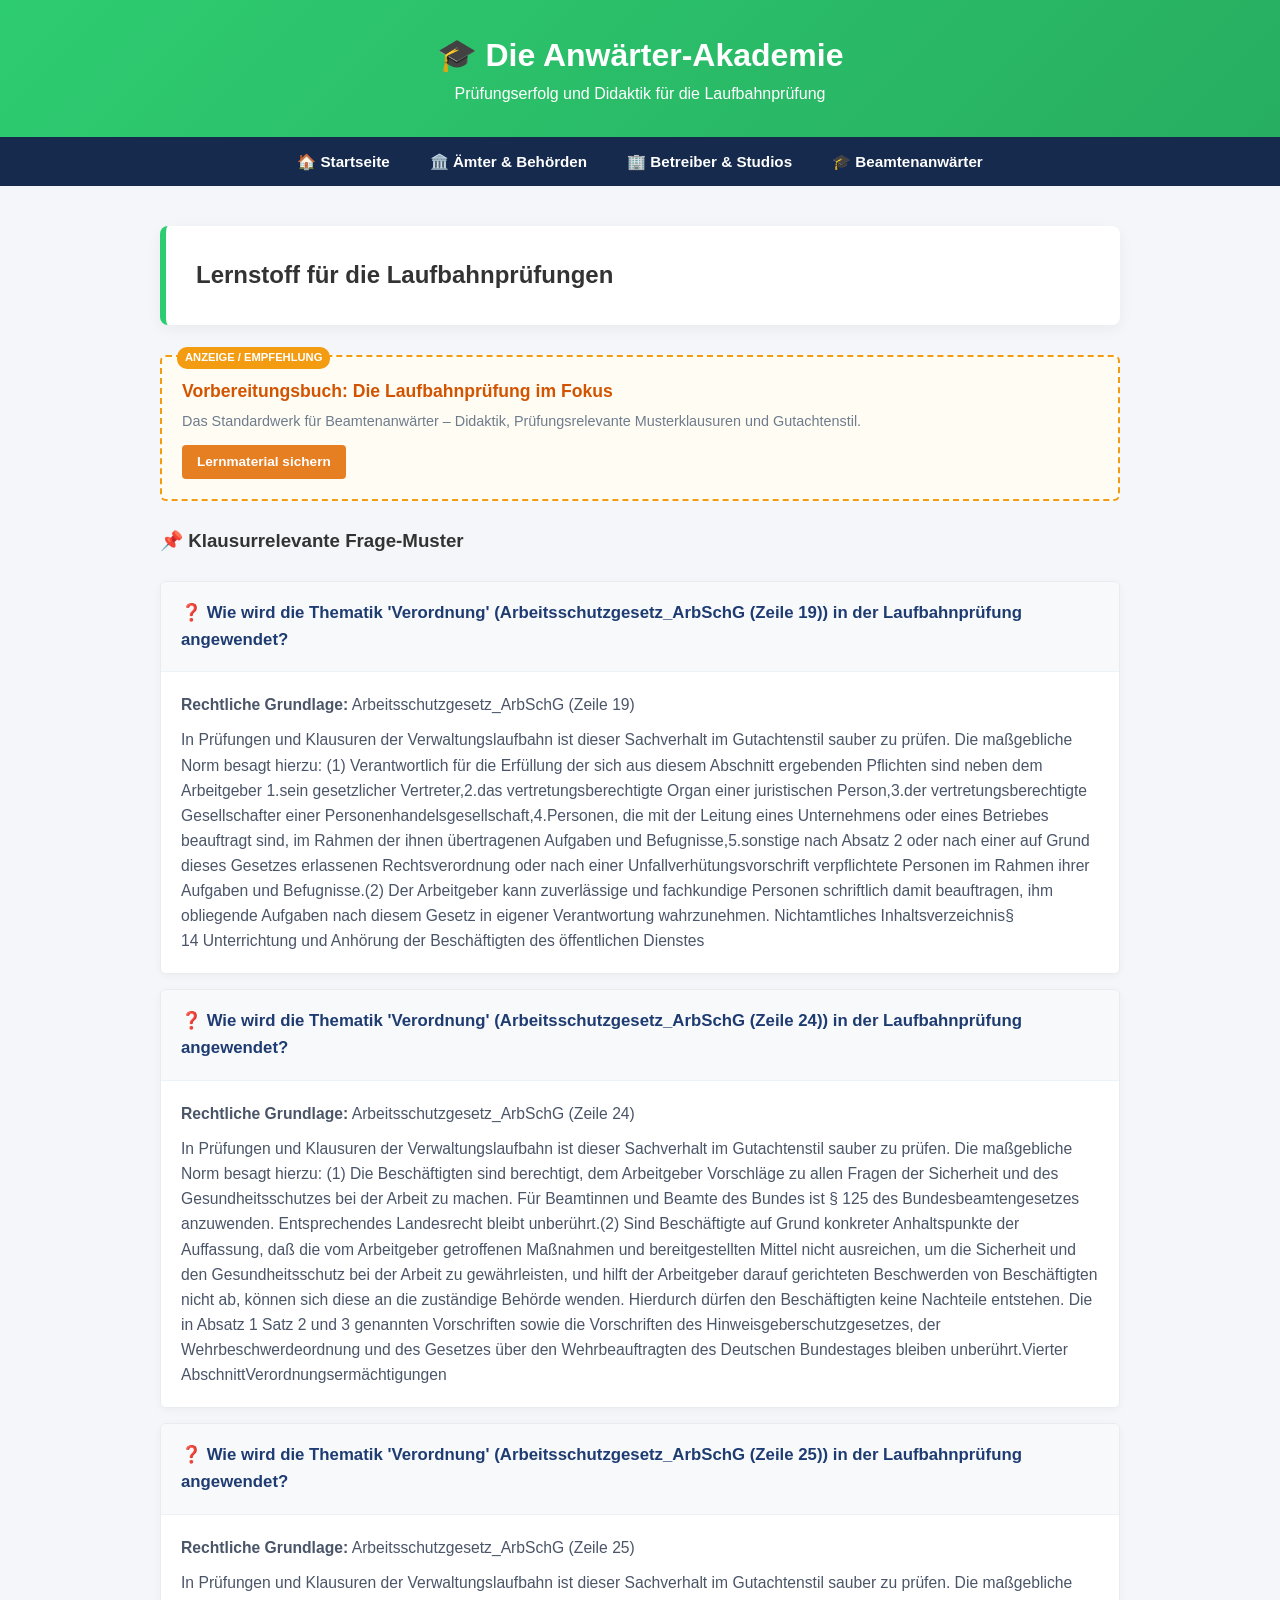
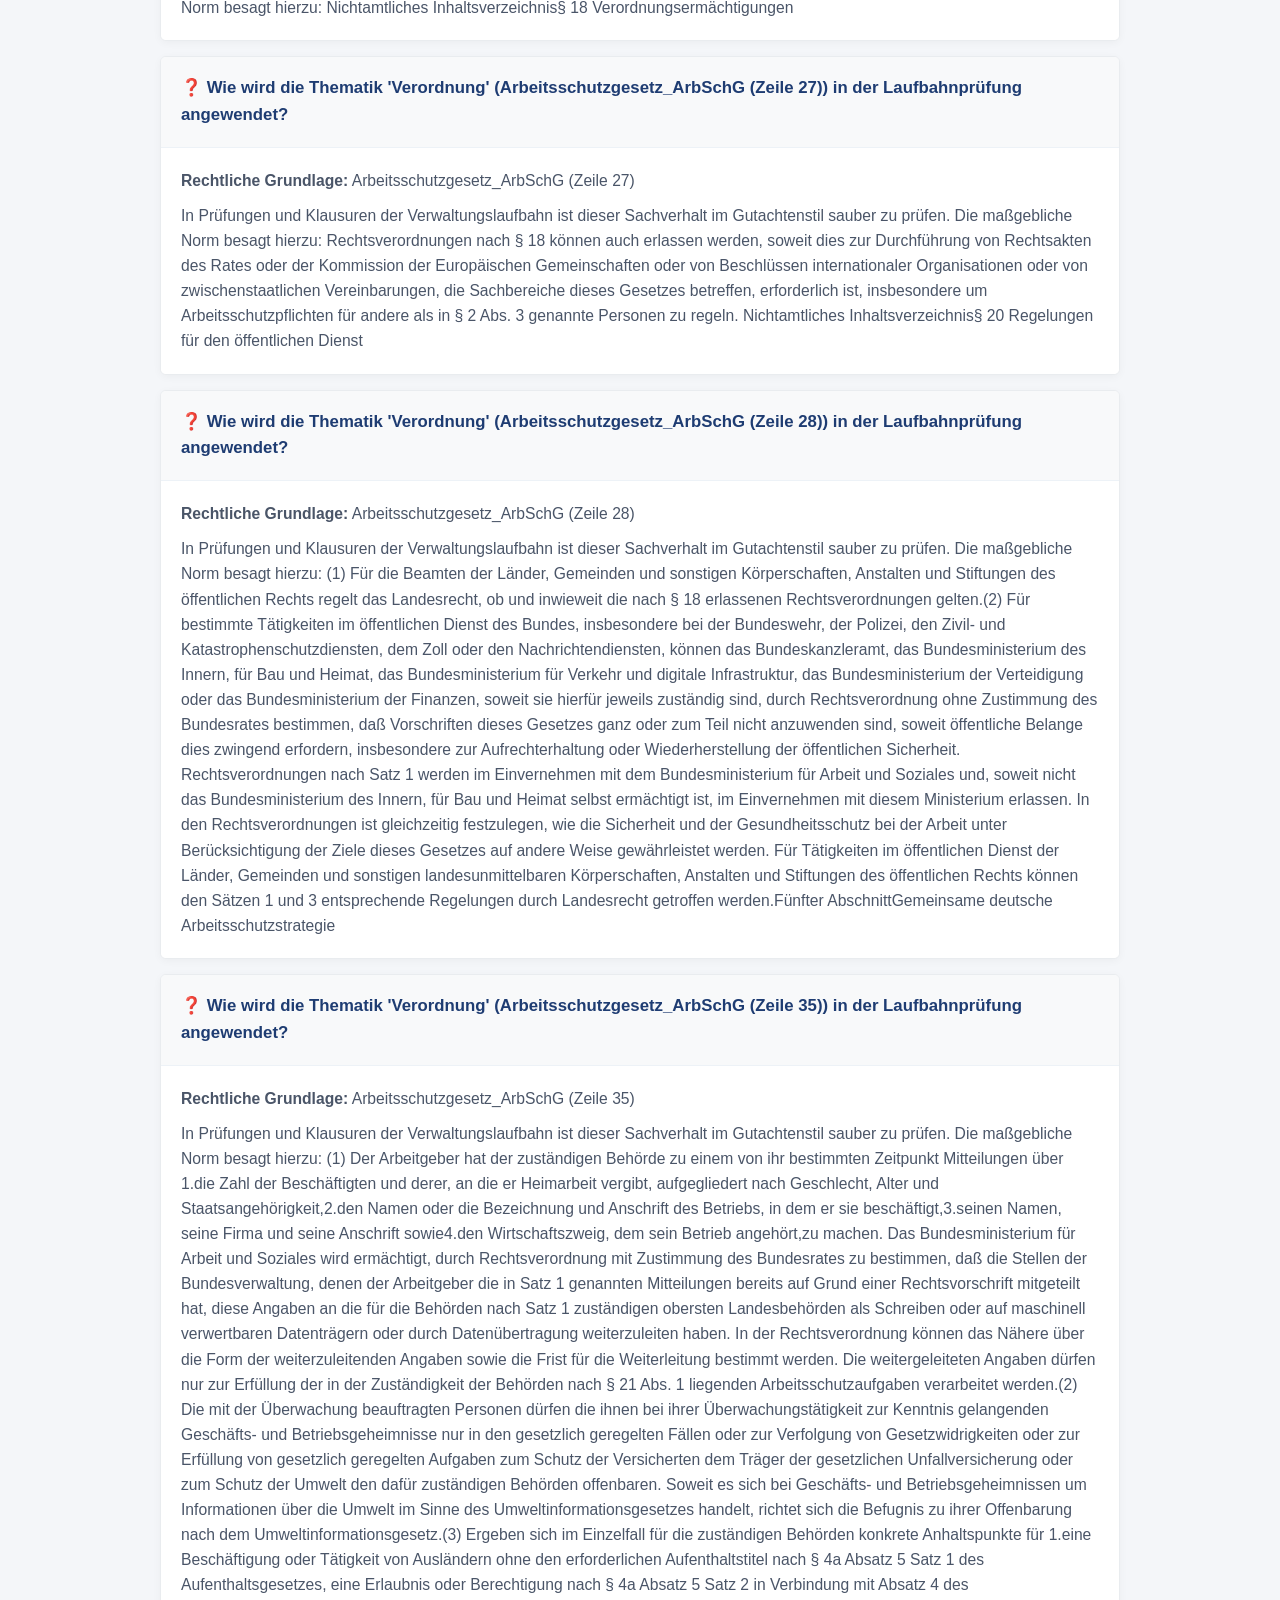
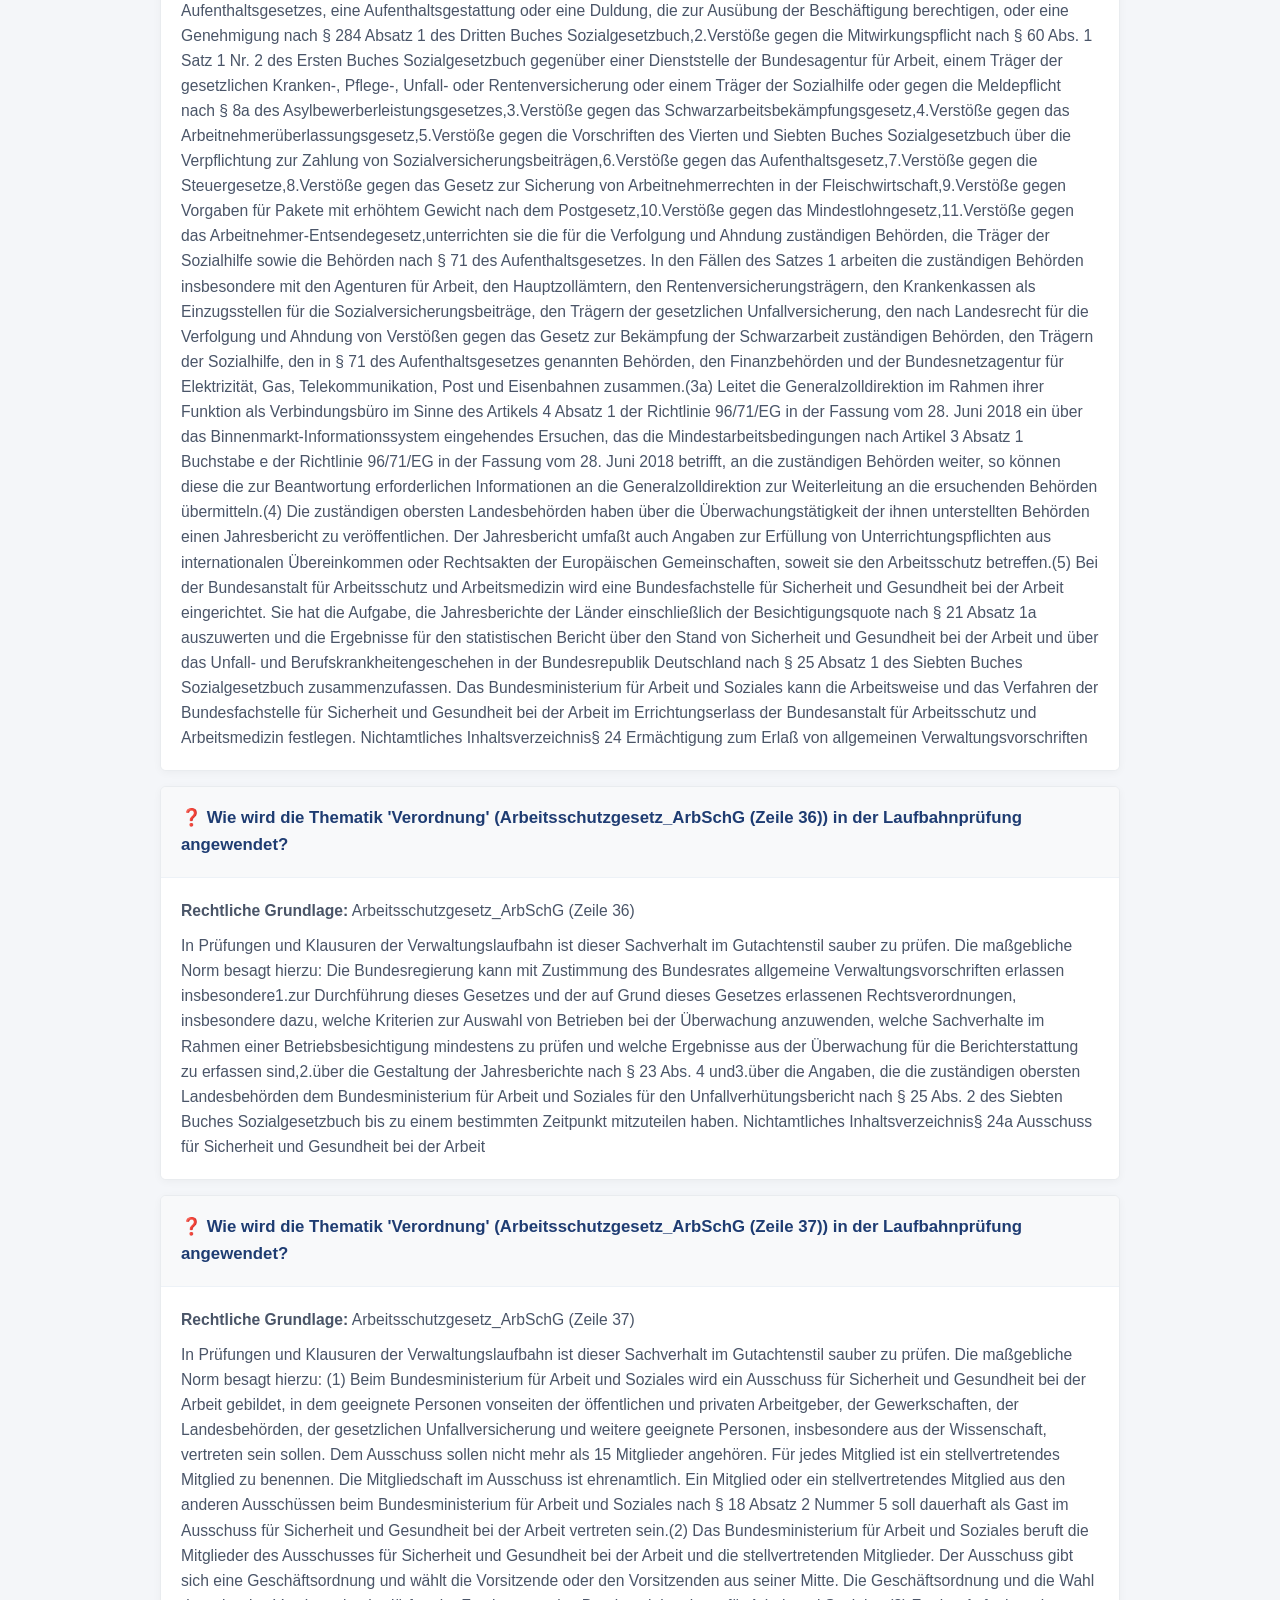
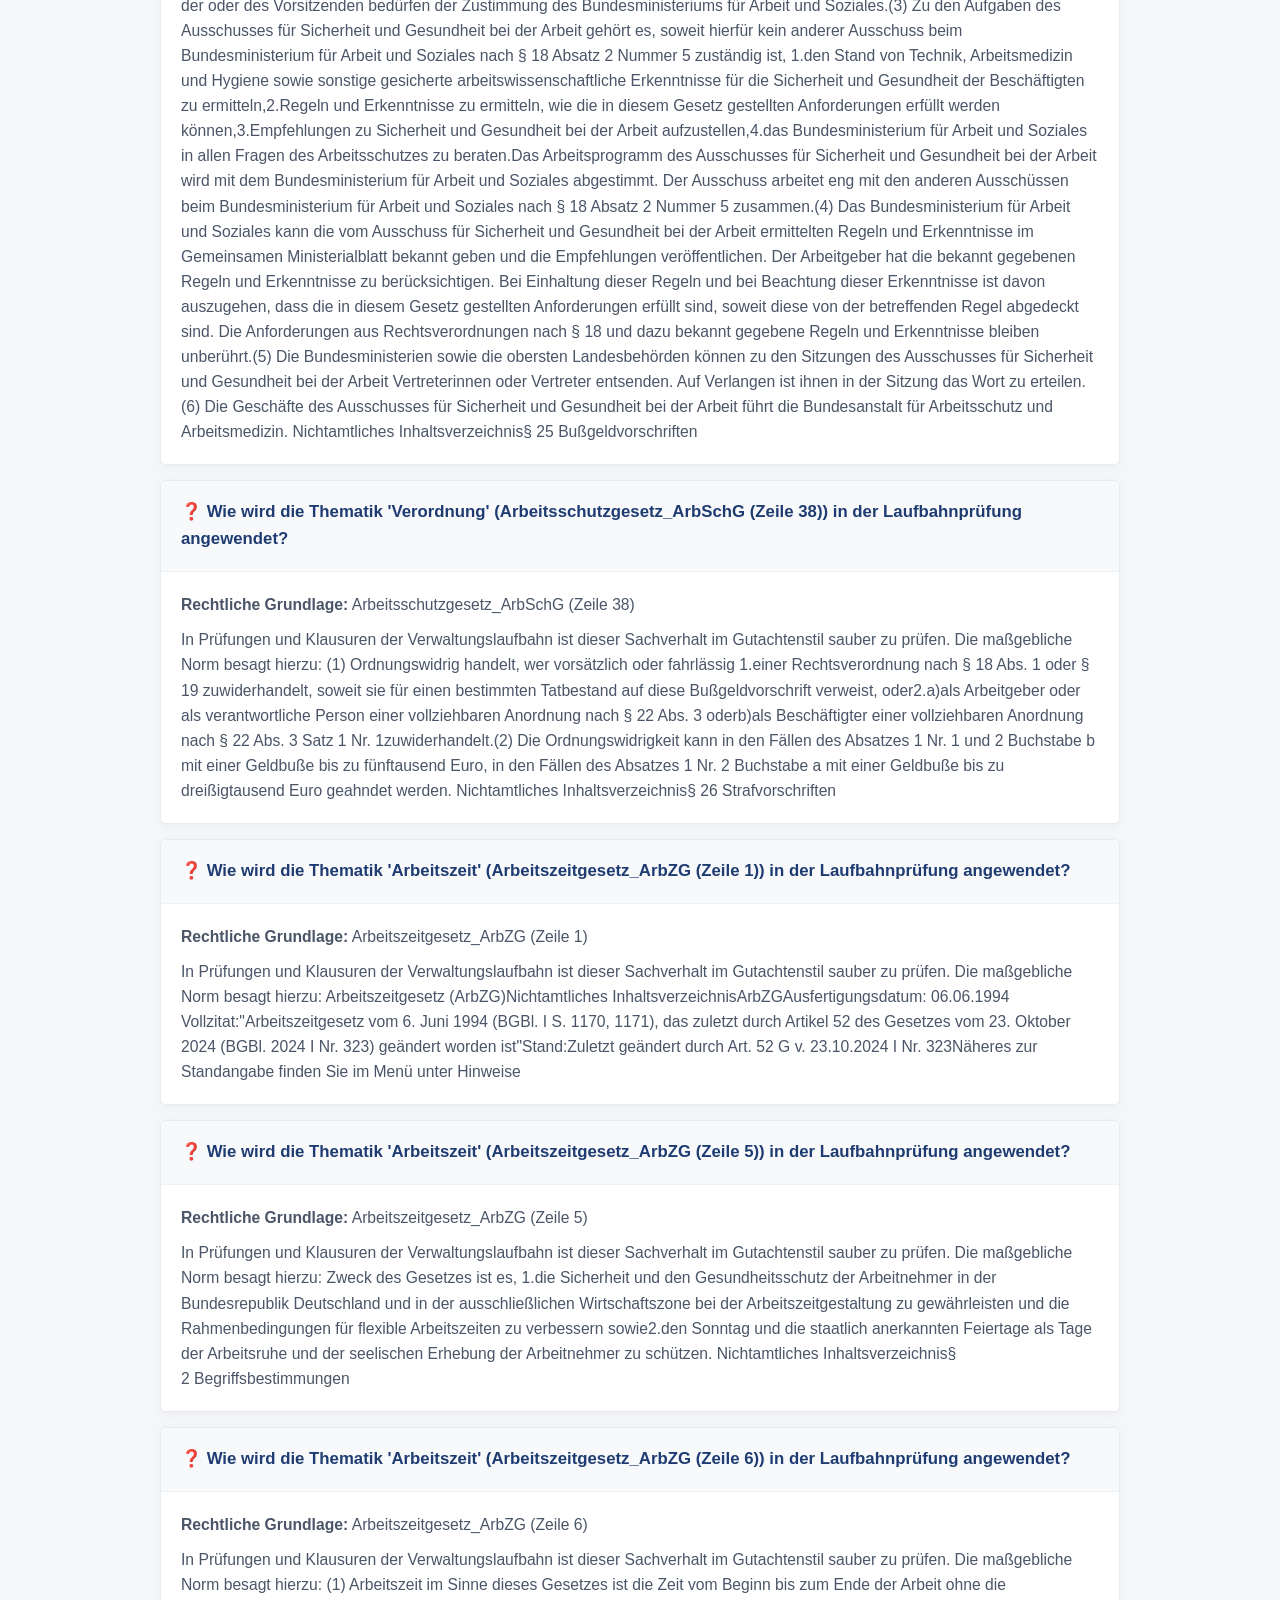
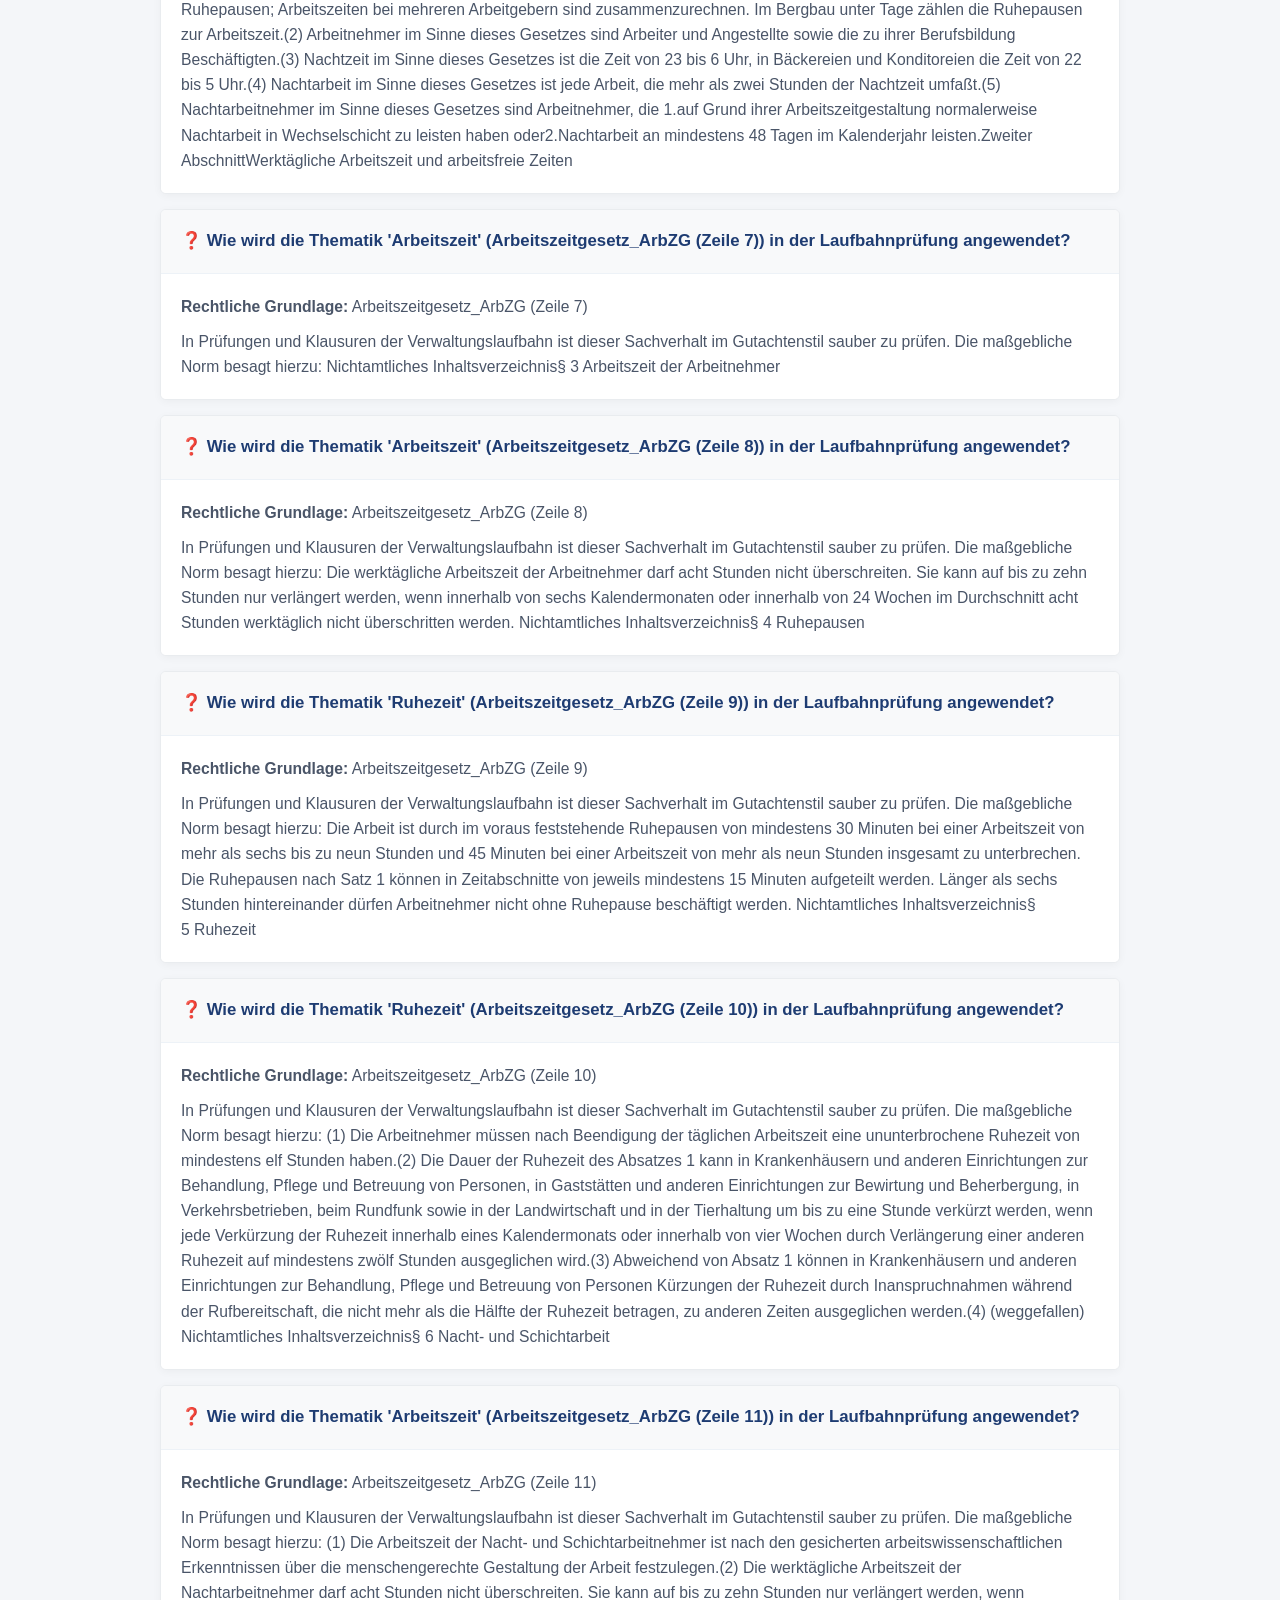
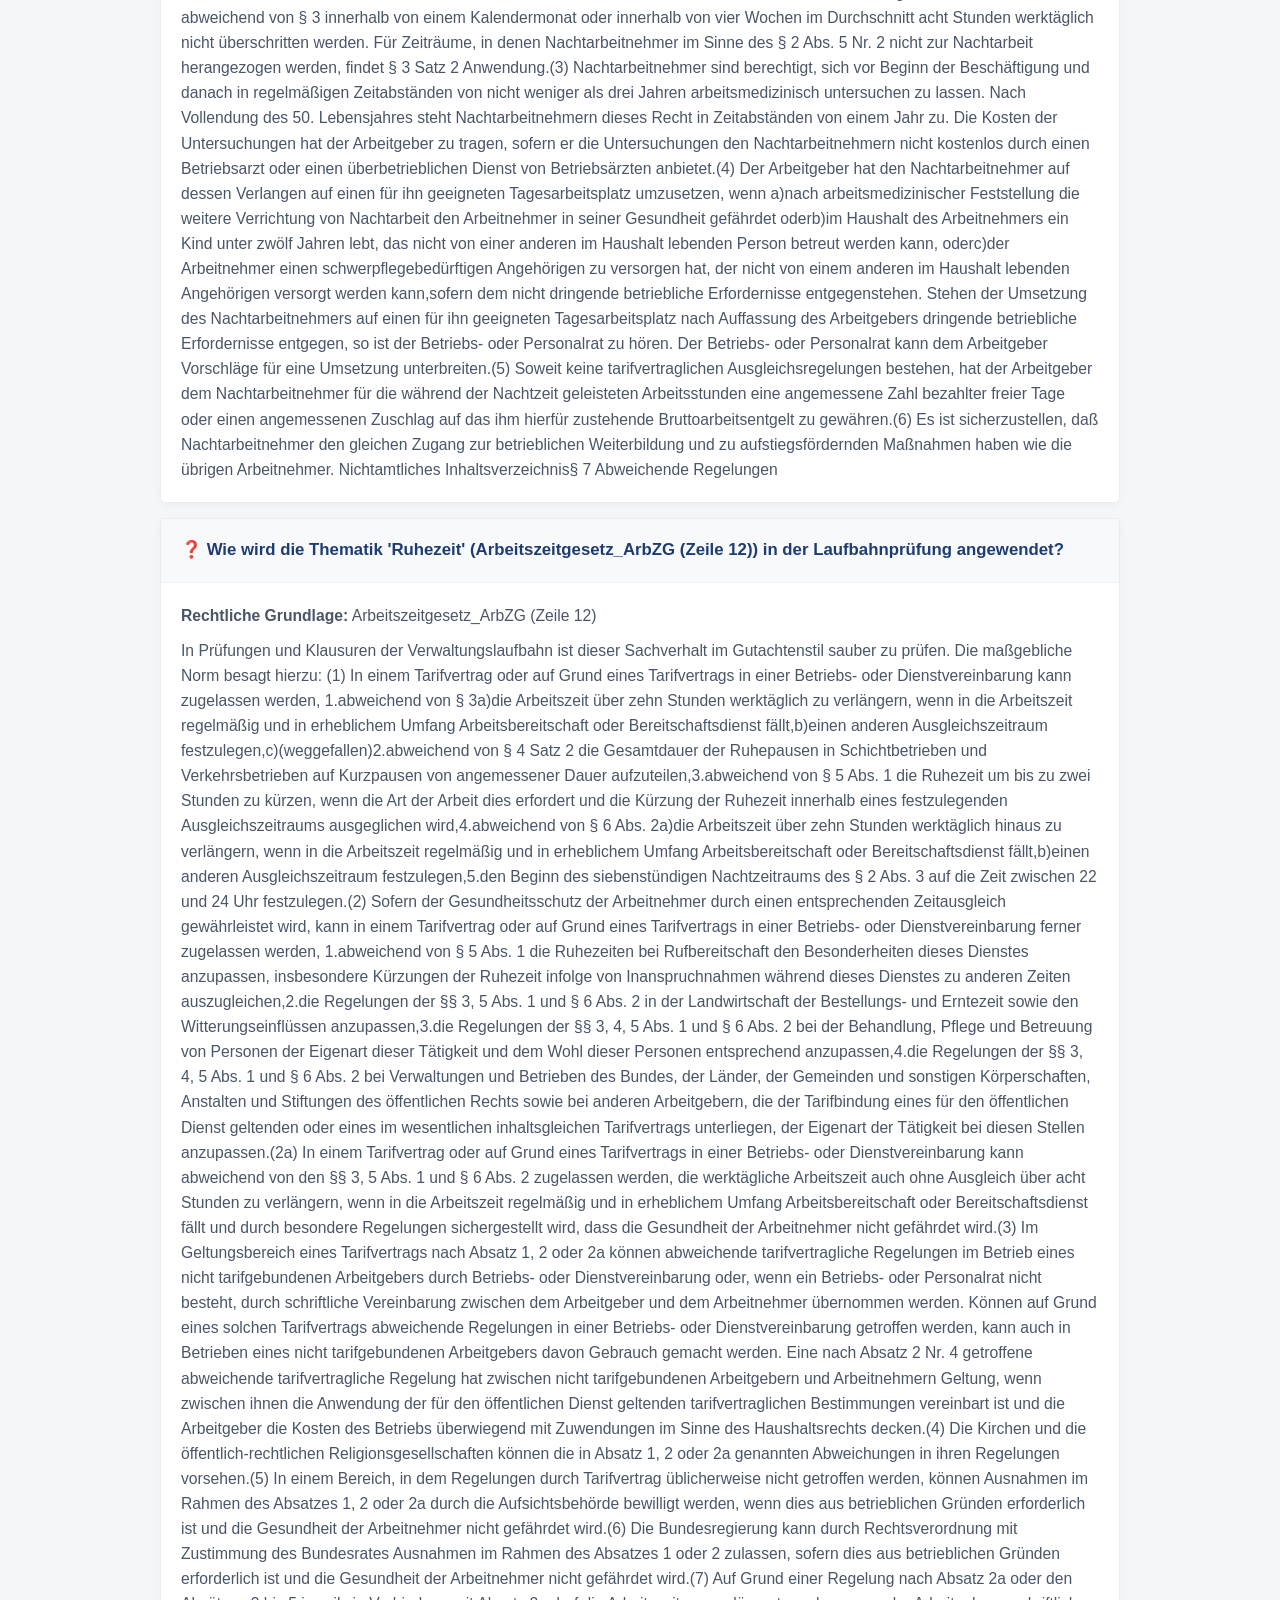
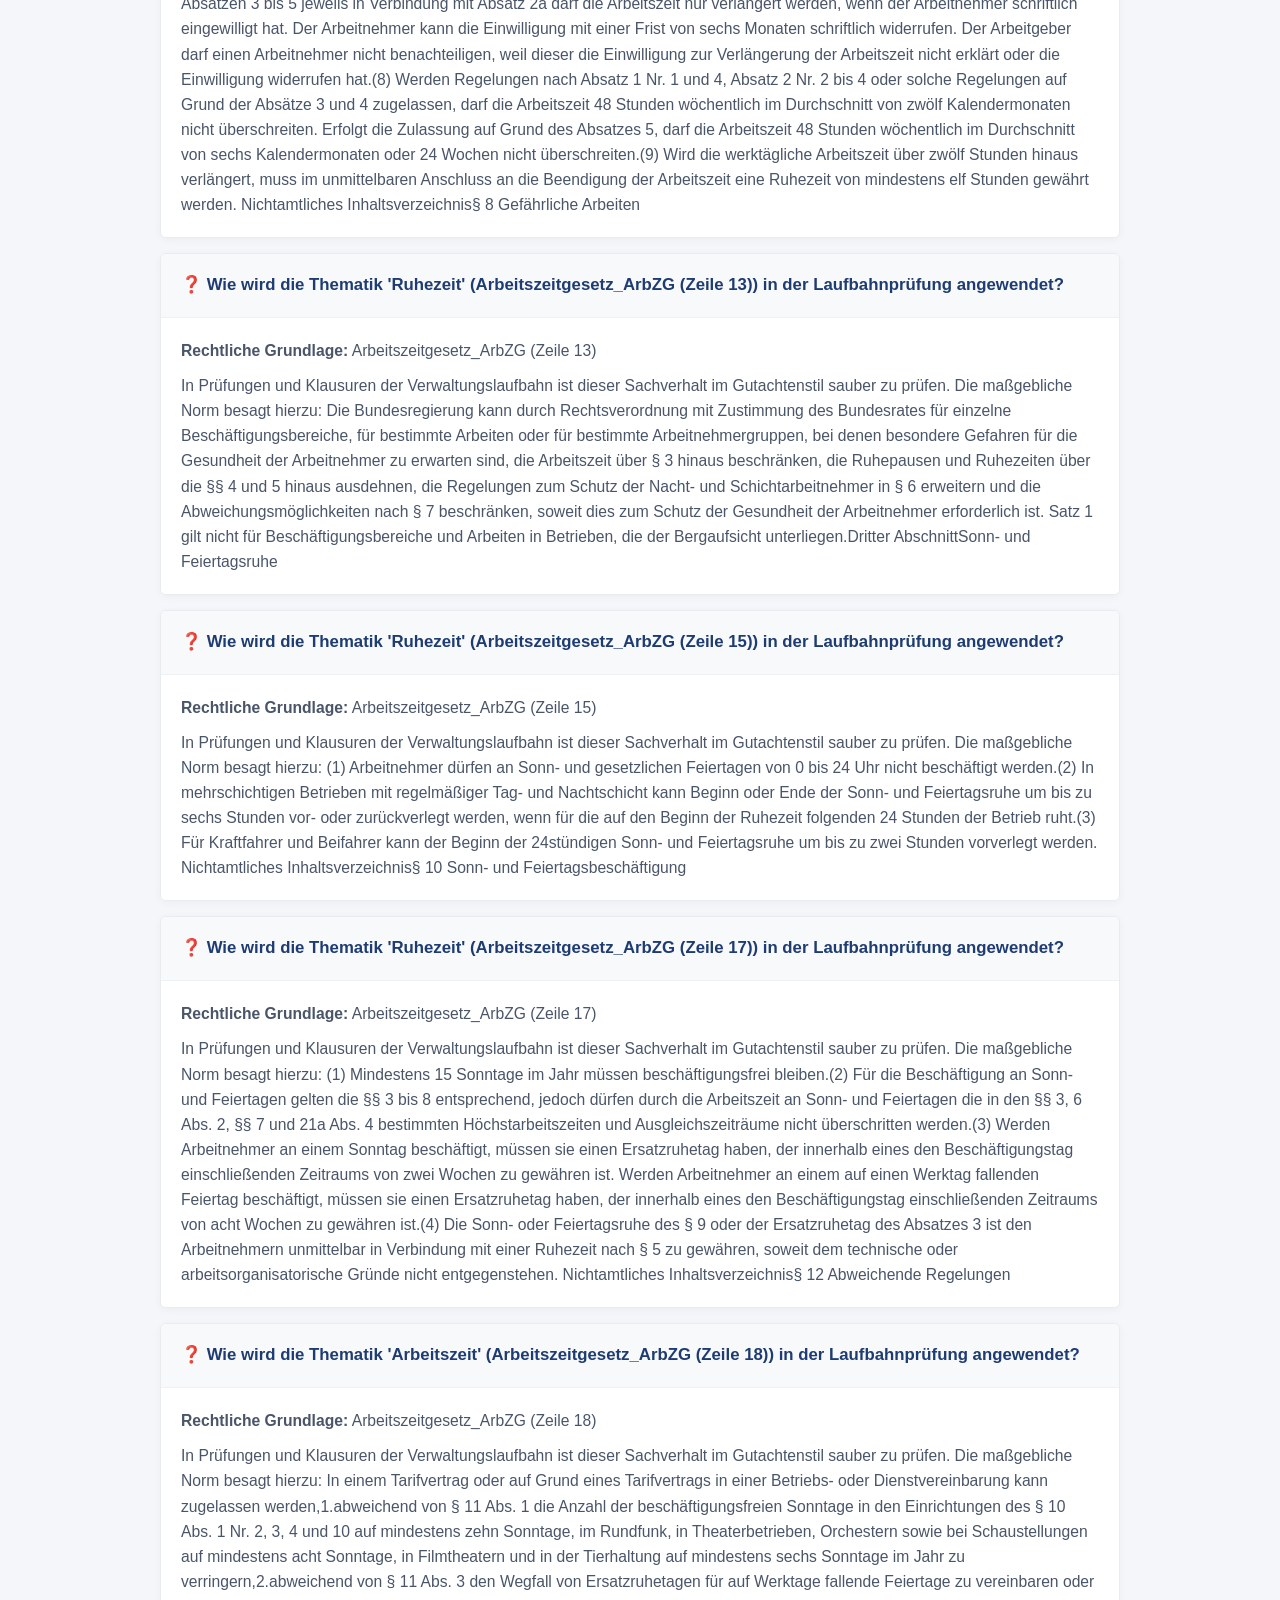
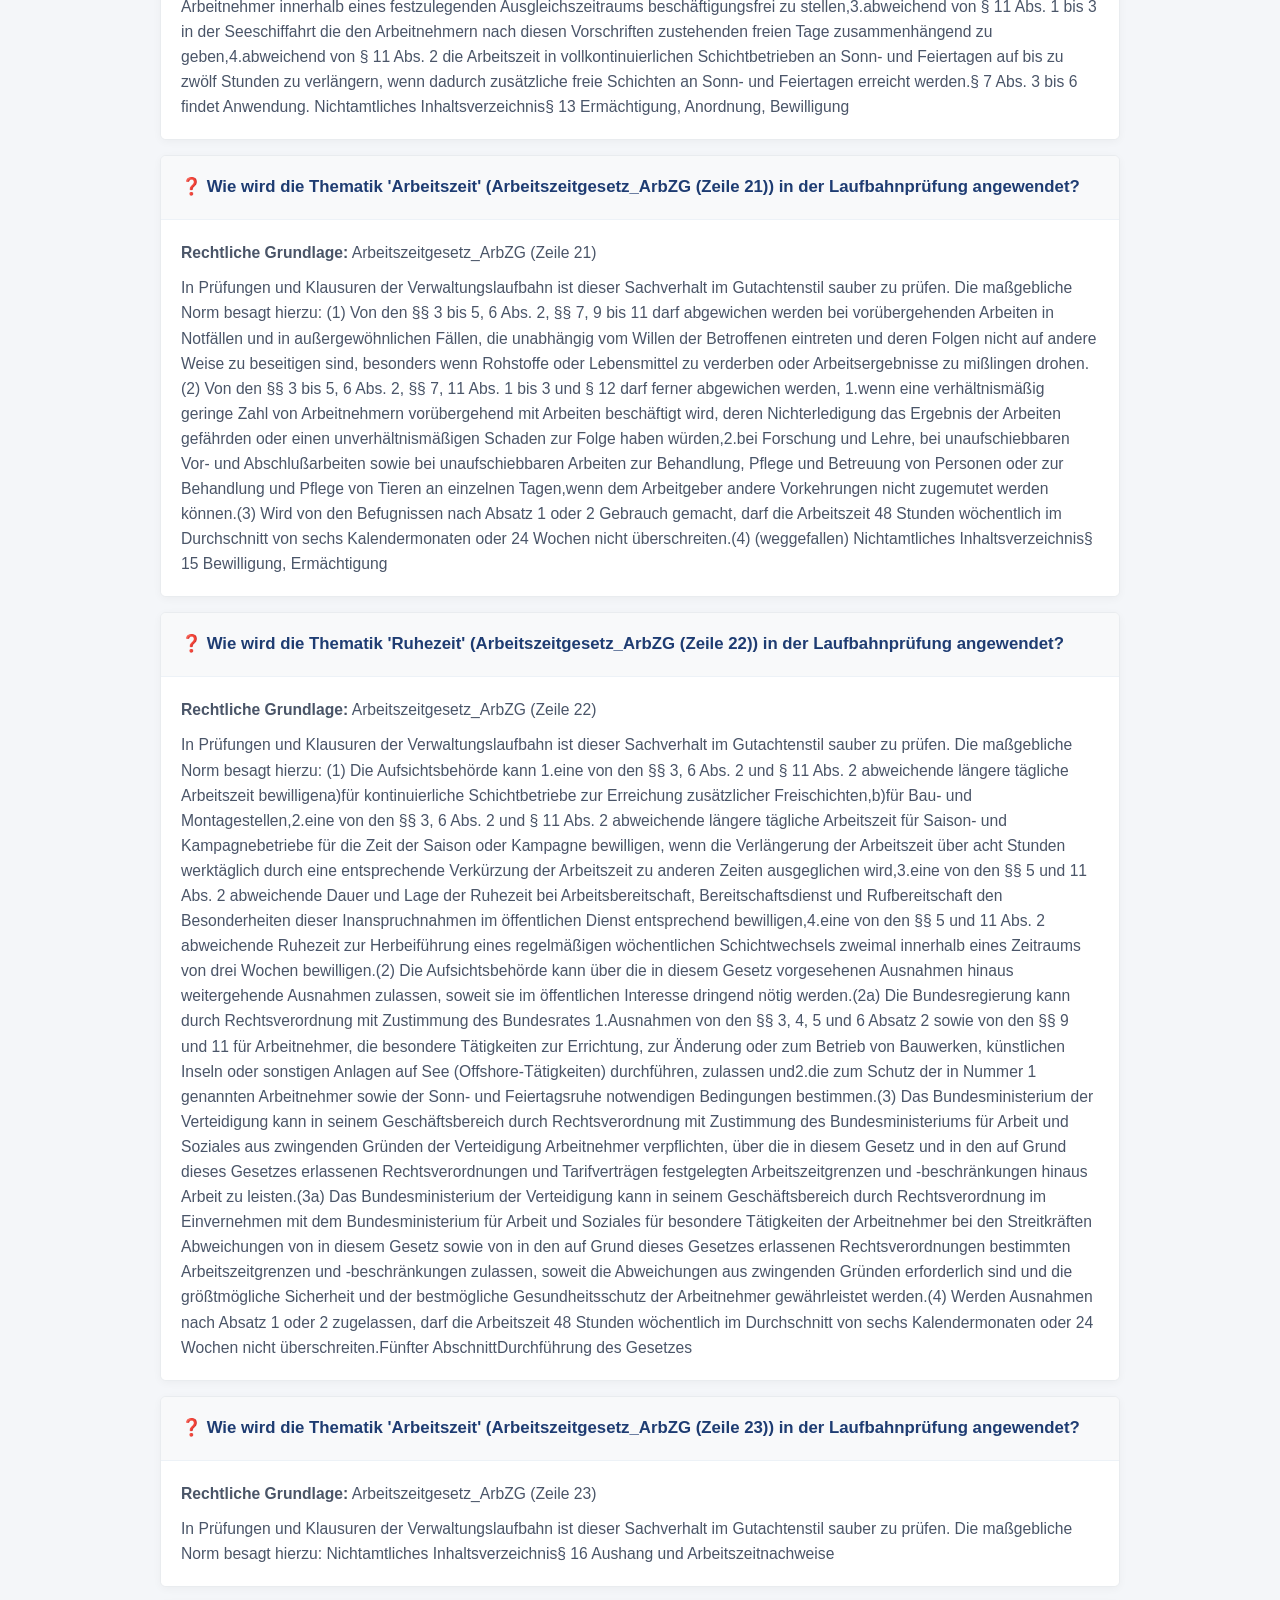
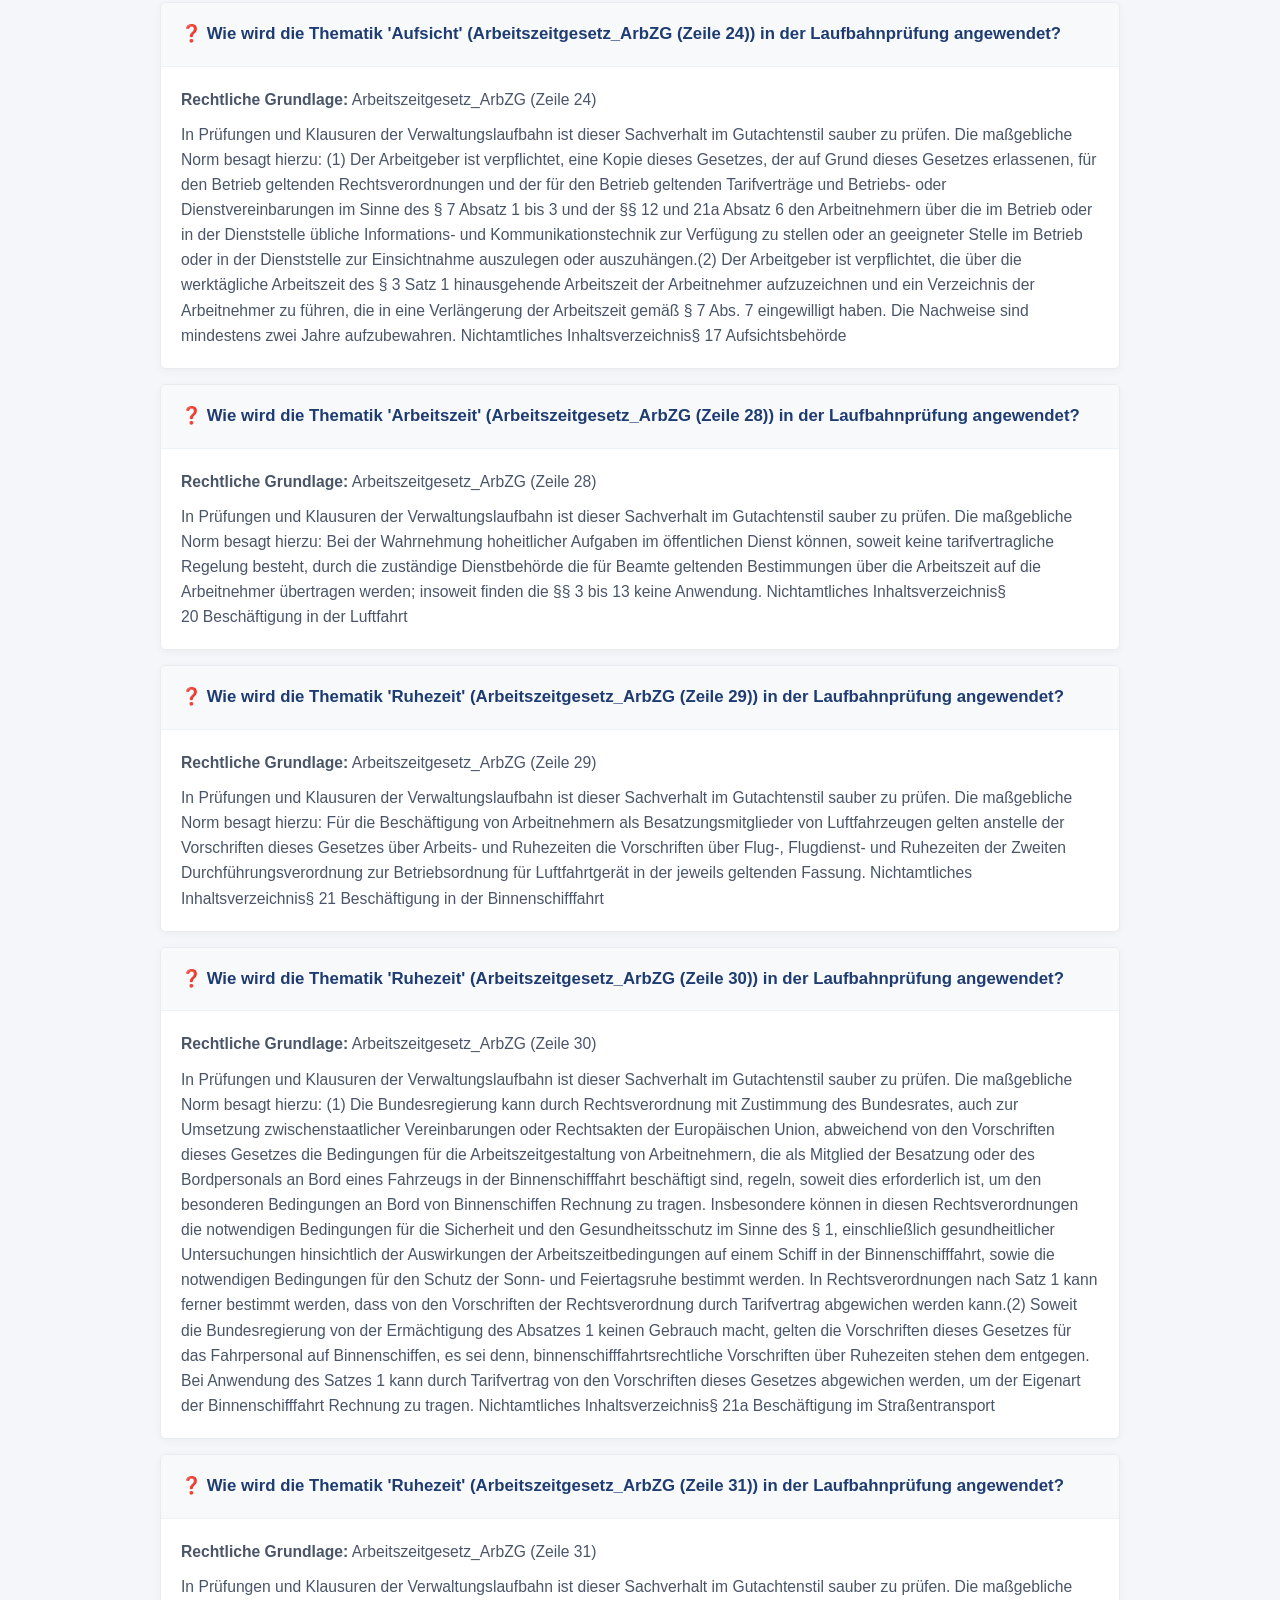
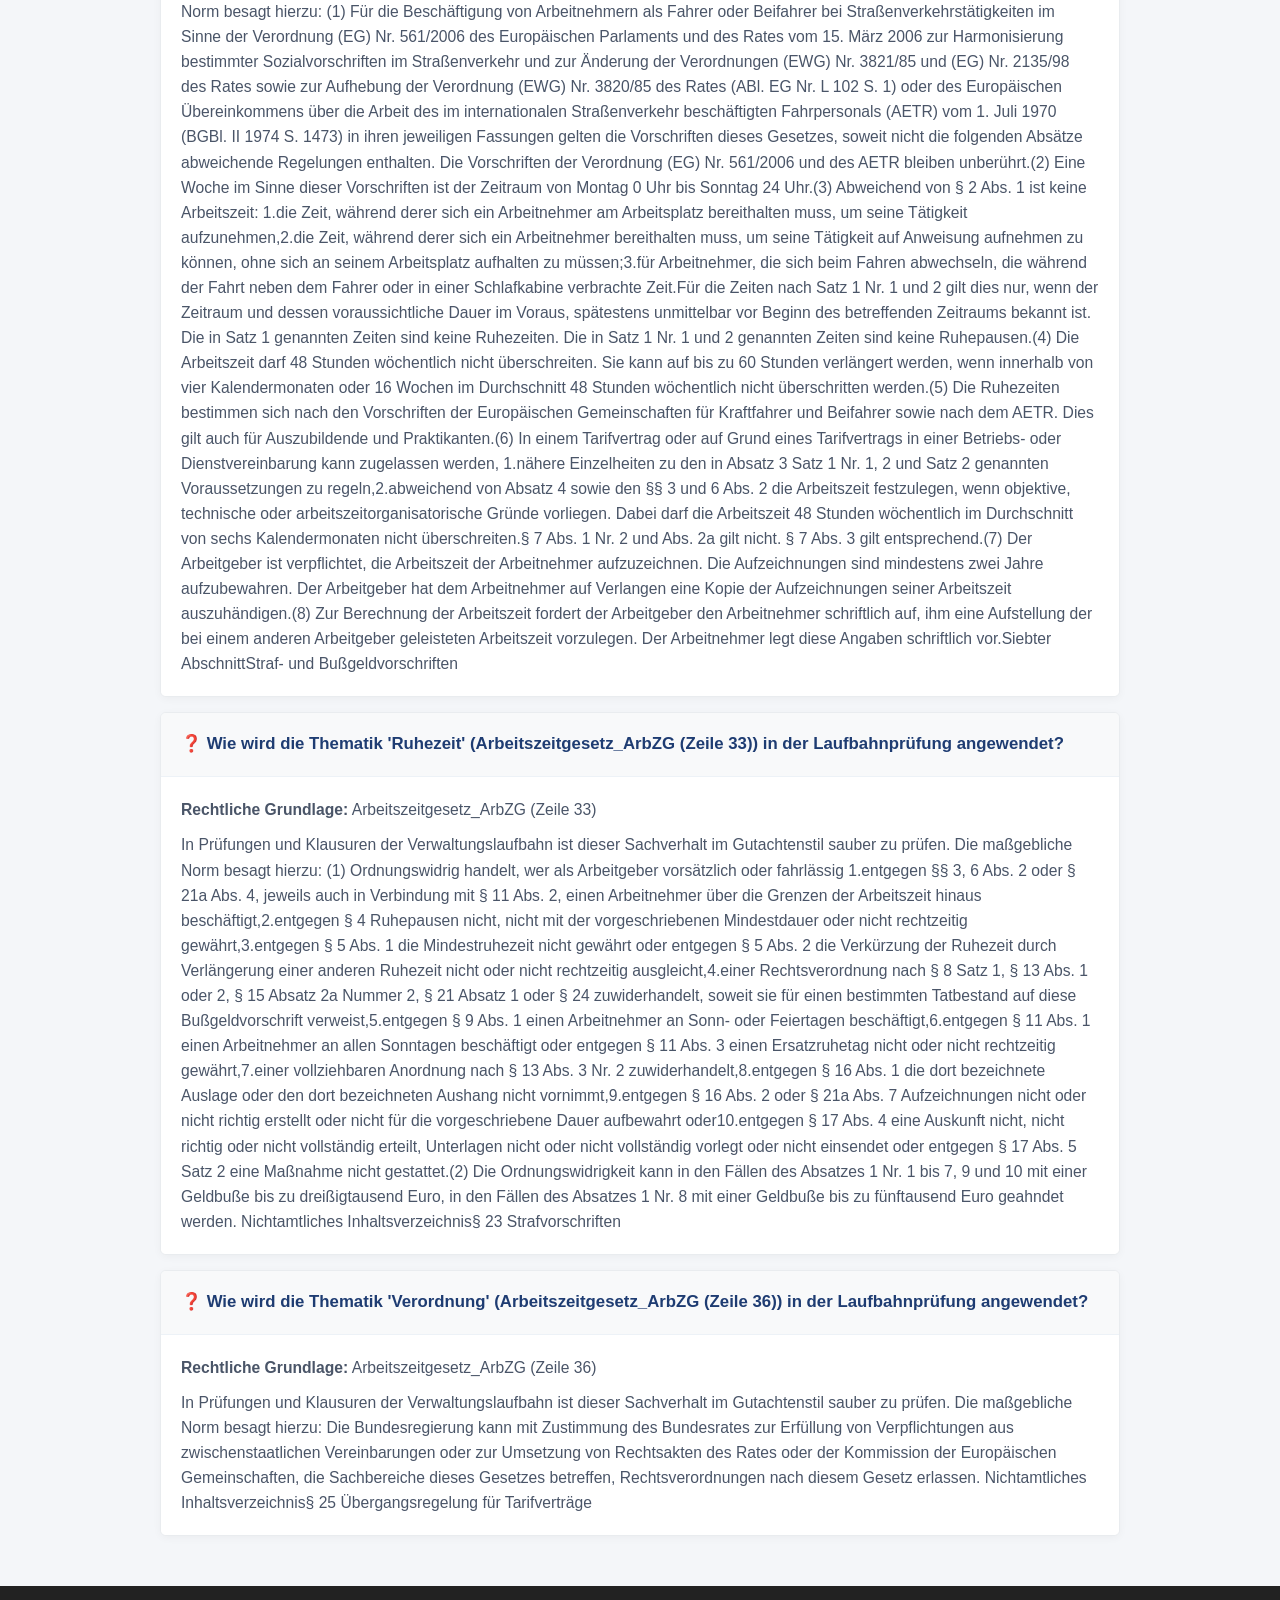
<file: anwaerter.html>
<!DOCTYPE html><html lang="de"><head><meta charset="UTF-8"><title>Anwärter-Akademie | Klausurenstoff & Aufsicht</title><meta name="description" content="Gutachterliche Prüfungsschemata und Erläuterungen zu Verordnungen für Beamtenanwärter."><style>* { 
    margin: 0; 
    padding: 0; 
    box-sizing: border-box; 
    font-family: "Segoe UI", sans-serif; 
} 
body { 
    background-color: #f4f6f9; 
    color: #333; 
    line-height: 1.6; 
} 
header { 
    background: linear-gradient(135deg, #1e3c72, #2a5298); 
    color: white; 
    padding: 30px 20px; 
    text-align: center; 
} 
nav { 
    background: #162a4e; 
    text-align: center; 
    padding: 12px; 
} 
nav a { 
    color: white; 
    text-decoration: none; 
    margin: 0 20px; 
    font-weight: bold; 
    font-size: 0.95rem; 
} 
nav a:hover { 
    color: #2ecc71; 
} 
.container { 
    max-width: 1000px; 
    margin: 40px auto; 
    padding: 0 20px; 
} 
.hero-box { 
    background: white; 
    padding: 30px; 
    border-radius: 8px; 
    box-shadow: 0 4px 15px rgba(0,0,0,0.05); 
    margin-bottom: 30px; 
    border-left: 6px solid #1e3c72; 
} 
.faq-container { 
    margin-top: 25px; } 
.faq-item { 
    background: white; 
    margin-bottom: 15px; 
    border-radius: 6px; 
    box-shadow: 0 2px 8px rgba(0,0,0,0.04); 
    overflow: hidden; 
    border: 1px solid #e9ecef; 
} 
.faq-question { 
    background: #f8f9fa; 
    padding: 18px 20px; 
    font-weight: bold; 
    color: #1e3c72; 
    border-bottom: 1px solid #edf2f7; 
    font-size: 1.05rem; 
} 
.faq-answer { 
    padding: 20px; 
    background: white; 
    color: #4a5568; 
    font-size: 0.98rem; 
} 
.ad-banner { 
    background: #fffcf4; 
    border: 2px dashed #f39c12; 
    padding: 20px; 
    border-radius: 6px; 
    margin: 25px 0; 
    position: relative; 
} 
.ad-badge { 
    position: absolute; 
    top: -10px; 
    left: 15px; 
    background: #f39c12; 
    color: white; 
    font-size: 0.7rem; 
    font-weight: bold; 
    padding: 2px 8px; 
    border-radius: 10px; 
} 
.ad-banner h4 { 
    color: #d35400; 
    margin-bottom: 5px; 
    font-size: 1.1rem; 
} 
.ad-banner p { 
    color: #6e7c8c; 
    font-size: 0.9rem; 
    margin-bottom: 12px; 
} 
.ad-button { 
    display: inline-block; 
    background: #e67e22; 
    color: white; 
    text-decoration: none; 
    padding: 6px 15px; 
    font-size: 0.85rem; 
    font-weight: bold; 
    border-radius: 4px; 
} 
footer { 
    text-align: center; 
    padding: 25px; 
    background: #222; 
    color: #888; 
    margin-top: 50px; 
    font-size: 0.85rem; 
}</style></head><body><header style="background: linear-gradient(135deg, #2ecc71, #27ae60);"><h1>🎓 Die Anwärter-Akademie</h1><p>Prüfungserfolg und Didaktik für die Laufbahnprüfung</p></header><nav><a href="index.html">🏠 Startseite</a><a href="aemter.html">🏛️ Ämter & Behörden</a><a href="betreiber.html">🏢 Betreiber & Studios</a><a href="anwaerter.html">🎓 Beamtenanwärter</a></nav><div class="container"><div class="hero-box" style="border-left-color: #2ecc71;"><h2>Lernstoff für die Laufbahnprüfungen</h2></div><div class="ad-banner"><span class="ad-badge">ANZEIGE / EMPFEHLUNG</span><h4>Vorbereitungsbuch: Die Laufbahnprüfung im Fokus</h4><p>Das Standardwerk für Beamtenanwärter – Didaktik, Prüfungsrelevante Musterklausuren und Gutachtenstil.</p><a href="#" class="ad-button">Lernmaterial sichern</a></div><h3>📌 Klausurrelevante Frage-Muster</h3><div class="faq-container"><div class="faq-item"><div class="faq-question">❓ Wie wird die Thematik 'Verordnung' (Arbeitsschutzgesetz_ArbSchG (Zeile 19)) in der Laufbahnprüfung angewendet?</div><div class="faq-answer"><p><strong>Rechtliche Grundlage:</strong> Arbeitsschutzgesetz_ArbSchG (Zeile 19)</p><p style="margin-top: 10px;">In Prüfungen und Klausuren der Verwaltungslaufbahn ist dieser Sachverhalt im Gutachtenstil sauber zu prüfen. Die maßgebliche Norm besagt hierzu: (1) Verantwortlich für die Erfüllung der sich aus diesem Abschnitt ergebenden Pflichten sind neben dem Arbeitgeber 1.sein gesetzlicher Vertreter,2.das vertretungsberechtigte Organ einer juristischen Person,3.der vertretungsberechtigte Gesellschafter einer Personenhandelsgesellschaft,4.Personen, die mit der Leitung eines Unternehmens oder eines Betriebes beauftragt sind, im Rahmen der ihnen übertragenen Aufgaben und Befugnisse,5.sonstige nach Absatz 2 oder nach einer auf Grund dieses Gesetzes erlassenen Rechtsverordnung oder nach einer Unfallverhütungsvorschrift verpflichtete Personen im Rahmen ihrer Aufgaben und Befugnisse.(2) Der Arbeitgeber kann zuverlässige und fachkundige Personen schriftlich damit beauftragen, ihm obliegende Aufgaben nach diesem Gesetz in eigener Verantwortung wahrzunehmen. Nichtamtliches Inhaltsverzeichnis§ 14 Unterrichtung und Anhörung der Beschäftigten des öffentlichen Dienstes</p></div></div><div class="faq-item"><div class="faq-question">❓ Wie wird die Thematik 'Verordnung' (Arbeitsschutzgesetz_ArbSchG (Zeile 24)) in der Laufbahnprüfung angewendet?</div><div class="faq-answer"><p><strong>Rechtliche Grundlage:</strong> Arbeitsschutzgesetz_ArbSchG (Zeile 24)</p><p style="margin-top: 10px;">In Prüfungen und Klausuren der Verwaltungslaufbahn ist dieser Sachverhalt im Gutachtenstil sauber zu prüfen. Die maßgebliche Norm besagt hierzu: (1) Die Beschäftigten sind berechtigt, dem Arbeitgeber Vorschläge zu allen Fragen der Sicherheit und des Gesundheitsschutzes bei der Arbeit zu machen. Für Beamtinnen und Beamte des Bundes ist § 125 des Bundesbeamtengesetzes anzuwenden. Entsprechendes Landesrecht bleibt unberührt.(2) Sind Beschäftigte auf Grund konkreter Anhaltspunkte der Auffassung, daß die vom Arbeitgeber getroffenen Maßnahmen und bereitgestellten Mittel nicht ausreichen, um die Sicherheit und den Gesundheitsschutz bei der Arbeit zu gewährleisten, und hilft der Arbeitgeber darauf gerichteten Beschwerden von Beschäftigten nicht ab, können sich diese an die zuständige Behörde wenden. Hierdurch dürfen den Beschäftigten keine Nachteile entstehen. Die in Absatz 1 Satz 2 und 3 genannten Vorschriften sowie die Vorschriften des Hinweisgeberschutzgesetzes, der Wehrbeschwerdeordnung und des Gesetzes über den Wehrbeauftragten des Deutschen Bundestages bleiben unberührt.Vierter AbschnittVerordnungsermächtigungen</p></div></div><div class="faq-item"><div class="faq-question">❓ Wie wird die Thematik 'Verordnung' (Arbeitsschutzgesetz_ArbSchG (Zeile 25)) in der Laufbahnprüfung angewendet?</div><div class="faq-answer"><p><strong>Rechtliche Grundlage:</strong> Arbeitsschutzgesetz_ArbSchG (Zeile 25)</p><p style="margin-top: 10px;">In Prüfungen und Klausuren der Verwaltungslaufbahn ist dieser Sachverhalt im Gutachtenstil sauber zu prüfen. Die maßgebliche Norm besagt hierzu: Nichtamtliches Inhaltsverzeichnis§ 18 Verordnungsermächtigungen</p></div></div><div class="faq-item"><div class="faq-question">❓ Wie wird die Thematik 'Verordnung' (Arbeitsschutzgesetz_ArbSchG (Zeile 27)) in der Laufbahnprüfung angewendet?</div><div class="faq-answer"><p><strong>Rechtliche Grundlage:</strong> Arbeitsschutzgesetz_ArbSchG (Zeile 27)</p><p style="margin-top: 10px;">In Prüfungen und Klausuren der Verwaltungslaufbahn ist dieser Sachverhalt im Gutachtenstil sauber zu prüfen. Die maßgebliche Norm besagt hierzu: Rechtsverordnungen nach § 18 können auch erlassen werden, soweit dies zur Durchführung von Rechtsakten des Rates oder der Kommission der Europäischen Gemeinschaften oder von Beschlüssen internationaler Organisationen oder von zwischenstaatlichen Vereinbarungen, die Sachbereiche dieses Gesetzes betreffen, erforderlich ist, insbesondere um Arbeitsschutzpflichten für andere als in § 2 Abs. 3 genannte Personen zu regeln. Nichtamtliches Inhaltsverzeichnis§ 20 Regelungen für den öffentlichen Dienst</p></div></div><div class="faq-item"><div class="faq-question">❓ Wie wird die Thematik 'Verordnung' (Arbeitsschutzgesetz_ArbSchG (Zeile 28)) in der Laufbahnprüfung angewendet?</div><div class="faq-answer"><p><strong>Rechtliche Grundlage:</strong> Arbeitsschutzgesetz_ArbSchG (Zeile 28)</p><p style="margin-top: 10px;">In Prüfungen und Klausuren der Verwaltungslaufbahn ist dieser Sachverhalt im Gutachtenstil sauber zu prüfen. Die maßgebliche Norm besagt hierzu: (1) Für die Beamten der Länder, Gemeinden und sonstigen Körperschaften, Anstalten und Stiftungen des öffentlichen Rechts regelt das Landesrecht, ob und inwieweit die nach § 18 erlassenen Rechtsverordnungen gelten.(2) Für bestimmte Tätigkeiten im öffentlichen Dienst des Bundes, insbesondere bei der Bundeswehr, der Polizei, den Zivil- und Katastrophenschutzdiensten, dem Zoll oder den Nachrichtendiensten, können das Bundeskanzleramt, das Bundesministerium des Innern, für Bau und Heimat, das Bundesministerium für Verkehr und digitale Infrastruktur, das Bundesministerium der Verteidigung oder das Bundesministerium der Finanzen, soweit sie hierfür jeweils zuständig sind, durch Rechtsverordnung ohne Zustimmung des Bundesrates bestimmen, daß Vorschriften dieses Gesetzes ganz oder zum Teil nicht anzuwenden sind, soweit öffentliche Belange dies zwingend erfordern, insbesondere zur Aufrechterhaltung oder Wiederherstellung der öffentlichen Sicherheit. Rechtsverordnungen nach Satz 1 werden im Einvernehmen mit dem Bundesministerium für Arbeit und Soziales und, soweit nicht das Bundesministerium des Innern, für Bau und Heimat selbst ermächtigt ist, im Einvernehmen mit diesem Ministerium erlassen. In den Rechtsverordnungen ist gleichzeitig festzulegen, wie die Sicherheit und der Gesundheitsschutz bei der Arbeit unter Berücksichtigung der Ziele dieses Gesetzes auf andere Weise gewährleistet werden. Für Tätigkeiten im öffentlichen Dienst der Länder, Gemeinden und sonstigen landesunmittelbaren Körperschaften, Anstalten und Stiftungen des öffentlichen Rechts können den Sätzen 1 und 3 entsprechende Regelungen durch Landesrecht getroffen werden.Fünfter AbschnittGemeinsame deutsche Arbeitsschutzstrategie</p></div></div><div class="faq-item"><div class="faq-question">❓ Wie wird die Thematik 'Verordnung' (Arbeitsschutzgesetz_ArbSchG (Zeile 35)) in der Laufbahnprüfung angewendet?</div><div class="faq-answer"><p><strong>Rechtliche Grundlage:</strong> Arbeitsschutzgesetz_ArbSchG (Zeile 35)</p><p style="margin-top: 10px;">In Prüfungen und Klausuren der Verwaltungslaufbahn ist dieser Sachverhalt im Gutachtenstil sauber zu prüfen. Die maßgebliche Norm besagt hierzu: (1) Der Arbeitgeber hat der zuständigen Behörde zu einem von ihr bestimmten Zeitpunkt Mitteilungen über 1.die Zahl der Beschäftigten und derer, an die er Heimarbeit vergibt, aufgegliedert nach Geschlecht, Alter und Staatsangehörigkeit,2.den Namen oder die Bezeichnung und Anschrift des Betriebs, in dem er sie beschäftigt,3.seinen Namen, seine Firma und seine Anschrift sowie4.den Wirtschaftszweig, dem sein Betrieb angehört,zu machen. Das Bundesministerium für Arbeit und Soziales wird ermächtigt, durch Rechtsverordnung mit Zustimmung des Bundesrates zu bestimmen, daß die Stellen der Bundesverwaltung, denen der Arbeitgeber die in Satz 1 genannten Mitteilungen bereits auf Grund einer Rechtsvorschrift mitgeteilt hat, diese Angaben an die für die Behörden nach Satz 1 zuständigen obersten Landesbehörden als Schreiben oder auf maschinell verwertbaren Datenträgern oder durch Datenübertragung weiterzuleiten haben. In der Rechtsverordnung können das Nähere über die Form der weiterzuleitenden Angaben sowie die Frist für die Weiterleitung bestimmt werden. Die weitergeleiteten Angaben dürfen nur zur Erfüllung der in der Zuständigkeit der Behörden nach § 21 Abs. 1 liegenden Arbeitsschutzaufgaben verarbeitet werden.(2) Die mit der Überwachung beauftragten Personen dürfen die ihnen bei ihrer Überwachungstätigkeit zur Kenntnis gelangenden Geschäfts- und Betriebsgeheimnisse nur in den gesetzlich geregelten Fällen oder zur Verfolgung von Gesetzwidrigkeiten oder zur Erfüllung von gesetzlich geregelten Aufgaben zum Schutz der Versicherten dem Träger der gesetzlichen Unfallversicherung oder zum Schutz der Umwelt den dafür zuständigen Behörden offenbaren. Soweit es sich bei Geschäfts- und Betriebsgeheimnissen um Informationen über die Umwelt im Sinne des Umweltinformationsgesetzes handelt, richtet sich die Befugnis zu ihrer Offenbarung nach dem Umweltinformationsgesetz.(3) Ergeben sich im Einzelfall für die zuständigen Behörden konkrete Anhaltspunkte für 1.eine Beschäftigung oder Tätigkeit von Ausländern ohne den erforderlichen Aufenthaltstitel nach § 4a Absatz 5 Satz 1 des Aufenthaltsgesetzes, eine Erlaubnis oder Berechtigung nach § 4a Absatz 5 Satz 2 in Verbindung mit Absatz 4 des Aufenthaltsgesetzes, eine Aufenthaltsgestattung oder eine Duldung, die zur Ausübung der Beschäftigung berechtigen, oder eine Genehmigung nach § 284 Absatz 1 des Dritten Buches Sozialgesetzbuch,2.Verstöße gegen die Mitwirkungspflicht nach § 60 Abs. 1 Satz 1 Nr. 2 des Ersten Buches Sozialgesetzbuch gegenüber einer Dienststelle der Bundesagentur für Arbeit, einem Träger der gesetzlichen Kranken-, Pflege-, Unfall- oder Rentenversicherung oder einem Träger der Sozialhilfe oder gegen die Meldepflicht nach § 8a des Asylbewerberleistungsgesetzes,3.Verstöße gegen das Schwarzarbeitsbekämpfungsgesetz,4.Verstöße gegen das Arbeitnehmerüberlassungsgesetz,5.Verstöße gegen die Vorschriften des Vierten und Siebten Buches Sozialgesetzbuch über die Verpflichtung zur Zahlung von Sozialversicherungsbeiträgen,6.Verstöße gegen das Aufenthaltsgesetz,7.Verstöße gegen die Steuergesetze,8.Verstöße gegen das Gesetz zur Sicherung von Arbeitnehmerrechten in der Fleischwirtschaft,9.Verstöße gegen Vorgaben für Pakete mit erhöhtem Gewicht nach dem Postgesetz,10.Verstöße gegen das Mindestlohngesetz,11.Verstöße gegen das Arbeitnehmer-Entsendegesetz,unterrichten sie die für die Verfolgung und Ahndung zuständigen Behörden, die Träger der Sozialhilfe sowie die Behörden nach § 71 des Aufenthaltsgesetzes. In den Fällen des Satzes 1 arbeiten die zuständigen Behörden insbesondere mit den Agenturen für Arbeit, den Hauptzollämtern, den Rentenversicherungsträgern, den Krankenkassen als Einzugsstellen für die Sozialversicherungsbeiträge, den Trägern der gesetzlichen Unfallversicherung, den nach Landesrecht für die Verfolgung und Ahndung von Verstößen gegen das Gesetz zur Bekämpfung der Schwarzarbeit zuständigen Behörden, den Trägern der Sozialhilfe, den in § 71 des Aufenthaltsgesetzes genannten Behörden, den Finanzbehörden und der Bundesnetzagentur für Elektrizität, Gas, Telekommunikation, Post und Eisenbahnen zusammen.(3a) Leitet die Generalzolldirektion im Rahmen ihrer Funktion als Verbindungsbüro im Sinne des Artikels 4 Absatz 1 der Richtlinie 96/71/EG in der Fassung vom 28. Juni 2018 ein über das Binnenmarkt-Informationssystem eingehendes Ersuchen, das die Mindestarbeitsbedingungen nach Artikel 3 Absatz 1 Buchstabe e der Richtlinie 96/71/EG in der Fassung vom 28. Juni 2018 betrifft, an die zuständigen Behörden weiter, so können diese die zur Beantwortung erforderlichen Informationen an die Generalzolldirektion zur Weiterleitung an die ersuchenden Behörden übermitteln.(4) Die zuständigen obersten Landesbehörden haben über die Überwachungstätigkeit der ihnen unterstellten Behörden einen Jahresbericht zu veröffentlichen. Der Jahresbericht umfaßt auch Angaben zur Erfüllung von Unterrichtungspflichten aus internationalen Übereinkommen oder Rechtsakten der Europäischen Gemeinschaften, soweit sie den Arbeitsschutz betreffen.(5) Bei der Bundesanstalt für Arbeitsschutz und Arbeitsmedizin wird eine Bundesfachstelle für Sicherheit und Gesundheit bei der Arbeit eingerichtet. Sie hat die Aufgabe, die Jahresberichte der Länder einschließlich der Besichtigungsquote nach § 21 Absatz 1a auszuwerten und die Ergebnisse für den statistischen Bericht über den Stand von Sicherheit und Gesundheit bei der Arbeit und über das Unfall- und Berufskrankheitengeschehen in der Bundesrepublik Deutschland nach § 25 Absatz 1 des Siebten Buches Sozialgesetzbuch zusammenzufassen. Das Bundesministerium für Arbeit und Soziales kann die Arbeitsweise und das Verfahren der Bundesfachstelle für Sicherheit und Gesundheit bei der Arbeit im Errichtungserlass der Bundesanstalt für Arbeitsschutz und Arbeitsmedizin festlegen. Nichtamtliches Inhaltsverzeichnis§ 24 Ermächtigung zum Erlaß von allgemeinen Verwaltungsvorschriften</p></div></div><div class="faq-item"><div class="faq-question">❓ Wie wird die Thematik 'Verordnung' (Arbeitsschutzgesetz_ArbSchG (Zeile 36)) in der Laufbahnprüfung angewendet?</div><div class="faq-answer"><p><strong>Rechtliche Grundlage:</strong> Arbeitsschutzgesetz_ArbSchG (Zeile 36)</p><p style="margin-top: 10px;">In Prüfungen und Klausuren der Verwaltungslaufbahn ist dieser Sachverhalt im Gutachtenstil sauber zu prüfen. Die maßgebliche Norm besagt hierzu: Die Bundesregierung kann mit Zustimmung des Bundesrates allgemeine Verwaltungsvorschriften erlassen insbesondere1.zur Durchführung dieses Gesetzes und der auf Grund dieses Gesetzes erlassenen Rechtsverordnungen, insbesondere dazu, welche Kriterien zur Auswahl von Betrieben bei der Überwachung anzuwenden, welche Sachverhalte im Rahmen einer Betriebsbesichtigung mindestens zu prüfen und welche Ergebnisse aus der Überwachung für die Berichterstattung zu erfassen sind,2.über die Gestaltung der Jahresberichte nach § 23 Abs. 4 und3.über die Angaben, die die zuständigen obersten Landesbehörden dem Bundesministerium für Arbeit und Soziales für den Unfallverhütungsbericht nach § 25 Abs. 2 des Siebten Buches Sozialgesetzbuch bis zu einem bestimmten Zeitpunkt mitzuteilen haben. Nichtamtliches Inhaltsverzeichnis§ 24a Ausschuss für Sicherheit und Gesundheit bei der Arbeit</p></div></div><div class="faq-item"><div class="faq-question">❓ Wie wird die Thematik 'Verordnung' (Arbeitsschutzgesetz_ArbSchG (Zeile 37)) in der Laufbahnprüfung angewendet?</div><div class="faq-answer"><p><strong>Rechtliche Grundlage:</strong> Arbeitsschutzgesetz_ArbSchG (Zeile 37)</p><p style="margin-top: 10px;">In Prüfungen und Klausuren der Verwaltungslaufbahn ist dieser Sachverhalt im Gutachtenstil sauber zu prüfen. Die maßgebliche Norm besagt hierzu: (1) Beim Bundesministerium für Arbeit und Soziales wird ein Ausschuss für Sicherheit und Gesundheit bei der Arbeit gebildet, in dem geeignete Personen vonseiten der öffentlichen und privaten Arbeitgeber, der Gewerkschaften, der Landesbehörden, der gesetzlichen Unfallversicherung und weitere geeignete Personen, insbesondere aus der Wissenschaft, vertreten sein sollen. Dem Ausschuss sollen nicht mehr als 15 Mitglieder angehören. Für jedes Mitglied ist ein stellvertretendes Mitglied zu benennen. Die Mitgliedschaft im Ausschuss ist ehrenamtlich. Ein Mitglied oder ein stellvertretendes Mitglied aus den anderen Ausschüssen beim Bundesministerium für Arbeit und Soziales nach § 18 Absatz 2 Nummer 5 soll dauerhaft als Gast im Ausschuss für Sicherheit und Gesundheit bei der Arbeit vertreten sein.(2) Das Bundesministerium für Arbeit und Soziales beruft die Mitglieder des Ausschusses für Sicherheit und Gesundheit bei der Arbeit und die stellvertretenden Mitglieder. Der Ausschuss gibt sich eine Geschäftsordnung und wählt die Vorsitzende oder den Vorsitzenden aus seiner Mitte. Die Geschäftsordnung und die Wahl der oder des Vorsitzenden bedürfen der Zustimmung des Bundesministeriums für Arbeit und Soziales.(3) Zu den Aufgaben des Ausschusses für Sicherheit und Gesundheit bei der Arbeit gehört es, soweit hierfür kein anderer Ausschuss beim Bundesministerium für Arbeit und Soziales nach § 18 Absatz 2 Nummer 5 zuständig ist, 1.den Stand von Technik, Arbeitsmedizin und Hygiene sowie sonstige gesicherte arbeitswissenschaftliche Erkenntnisse für die Sicherheit und Gesundheit der Beschäftigten zu ermitteln,2.Regeln und Erkenntnisse zu ermitteln, wie die in diesem Gesetz gestellten Anforderungen erfüllt werden können,3.Empfehlungen zu Sicherheit und Gesundheit bei der Arbeit aufzustellen,4.das Bundesministerium für Arbeit und Soziales in allen Fragen des Arbeitsschutzes zu beraten.Das Arbeitsprogramm des Ausschusses für Sicherheit und Gesundheit bei der Arbeit wird mit dem Bundesministerium für Arbeit und Soziales abgestimmt. Der Ausschuss arbeitet eng mit den anderen Ausschüssen beim Bundesministerium für Arbeit und Soziales nach § 18 Absatz 2 Nummer 5 zusammen.(4) Das Bundesministerium für Arbeit und Soziales kann die vom Ausschuss für Sicherheit und Gesundheit bei der Arbeit ermittelten Regeln und Erkenntnisse im Gemeinsamen Ministerialblatt bekannt geben und die Empfehlungen veröffentlichen. Der Arbeitgeber hat die bekannt gegebenen Regeln und Erkenntnisse zu berücksichtigen. Bei Einhaltung dieser Regeln und bei Beachtung dieser Erkenntnisse ist davon auszugehen, dass die in diesem Gesetz gestellten Anforderungen erfüllt sind, soweit diese von der betreffenden Regel abgedeckt sind. Die Anforderungen aus Rechtsverordnungen nach § 18 und dazu bekannt gegebene Regeln und Erkenntnisse bleiben unberührt.(5) Die Bundesministerien sowie die obersten Landesbehörden können zu den Sitzungen des Ausschusses für Sicherheit und Gesundheit bei der Arbeit Vertreterinnen oder Vertreter entsenden. Auf Verlangen ist ihnen in der Sitzung das Wort zu erteilen.(6) Die Geschäfte des Ausschusses für Sicherheit und Gesundheit bei der Arbeit führt die Bundesanstalt für Arbeitsschutz und Arbeitsmedizin. Nichtamtliches Inhaltsverzeichnis§ 25 Bußgeldvorschriften</p></div></div><div class="faq-item"><div class="faq-question">❓ Wie wird die Thematik 'Verordnung' (Arbeitsschutzgesetz_ArbSchG (Zeile 38)) in der Laufbahnprüfung angewendet?</div><div class="faq-answer"><p><strong>Rechtliche Grundlage:</strong> Arbeitsschutzgesetz_ArbSchG (Zeile 38)</p><p style="margin-top: 10px;">In Prüfungen und Klausuren der Verwaltungslaufbahn ist dieser Sachverhalt im Gutachtenstil sauber zu prüfen. Die maßgebliche Norm besagt hierzu: (1) Ordnungswidrig handelt, wer vorsätzlich oder fahrlässig 1.einer Rechtsverordnung nach § 18 Abs. 1 oder § 19 zuwiderhandelt, soweit sie für einen bestimmten Tatbestand auf diese Bußgeldvorschrift verweist, oder2.a)als Arbeitgeber oder als verantwortliche Person einer vollziehbaren Anordnung nach § 22 Abs. 3 oderb)als Beschäftigter einer vollziehbaren Anordnung nach § 22 Abs. 3 Satz 1 Nr. 1zuwiderhandelt.(2) Die Ordnungswidrigkeit kann in den Fällen des Absatzes 1 Nr. 1 und 2 Buchstabe b mit einer Geldbuße bis zu fünftausend Euro, in den Fällen des Absatzes 1 Nr. 2 Buchstabe a mit einer Geldbuße bis zu dreißigtausend Euro geahndet werden. Nichtamtliches Inhaltsverzeichnis§ 26 Strafvorschriften</p></div></div><div class="faq-item"><div class="faq-question">❓ Wie wird die Thematik 'Arbeitszeit' (Arbeitszeitgesetz_ArbZG (Zeile 1)) in der Laufbahnprüfung angewendet?</div><div class="faq-answer"><p><strong>Rechtliche Grundlage:</strong> Arbeitszeitgesetz_ArbZG (Zeile 1)</p><p style="margin-top: 10px;">In Prüfungen und Klausuren der Verwaltungslaufbahn ist dieser Sachverhalt im Gutachtenstil sauber zu prüfen. Die maßgebliche Norm besagt hierzu: Arbeitszeitgesetz  (ArbZG)Nichtamtliches InhaltsverzeichnisArbZGAusfertigungsdatum: 06.06.1994 Vollzitat:"Arbeitszeitgesetz vom 6. Juni 1994 (BGBl. I S. 1170, 1171), das zuletzt durch Artikel 52 des Gesetzes vom 23. Oktober 2024 (BGBl. 2024 I Nr. 323) geändert worden ist"Stand:Zuletzt geändert durch Art. 52 G v. 23.10.2024 I Nr. 323Näheres zur Standangabe finden Sie im Menü unter Hinweise</p></div></div><div class="faq-item"><div class="faq-question">❓ Wie wird die Thematik 'Arbeitszeit' (Arbeitszeitgesetz_ArbZG (Zeile 5)) in der Laufbahnprüfung angewendet?</div><div class="faq-answer"><p><strong>Rechtliche Grundlage:</strong> Arbeitszeitgesetz_ArbZG (Zeile 5)</p><p style="margin-top: 10px;">In Prüfungen und Klausuren der Verwaltungslaufbahn ist dieser Sachverhalt im Gutachtenstil sauber zu prüfen. Die maßgebliche Norm besagt hierzu: Zweck des Gesetzes ist es, 1.die Sicherheit und den Gesundheitsschutz der Arbeitnehmer in der Bundesrepublik Deutschland und in der ausschließlichen Wirtschaftszone bei der Arbeitszeitgestaltung zu gewährleisten und die Rahmenbedingungen für flexible Arbeitszeiten zu verbessern sowie2.den Sonntag und die staatlich anerkannten Feiertage als Tage der Arbeitsruhe und der seelischen Erhebung der Arbeitnehmer zu schützen. Nichtamtliches Inhaltsverzeichnis§ 2 Begriffsbestimmungen</p></div></div><div class="faq-item"><div class="faq-question">❓ Wie wird die Thematik 'Arbeitszeit' (Arbeitszeitgesetz_ArbZG (Zeile 6)) in der Laufbahnprüfung angewendet?</div><div class="faq-answer"><p><strong>Rechtliche Grundlage:</strong> Arbeitszeitgesetz_ArbZG (Zeile 6)</p><p style="margin-top: 10px;">In Prüfungen und Klausuren der Verwaltungslaufbahn ist dieser Sachverhalt im Gutachtenstil sauber zu prüfen. Die maßgebliche Norm besagt hierzu: (1) Arbeitszeit im Sinne dieses Gesetzes ist die Zeit vom Beginn bis zum Ende der Arbeit ohne die Ruhepausen; Arbeitszeiten bei mehreren Arbeitgebern sind zusammenzurechnen. Im Bergbau unter Tage zählen die Ruhepausen zur Arbeitszeit.(2) Arbeitnehmer im Sinne dieses Gesetzes sind Arbeiter und Angestellte sowie die zu ihrer Berufsbildung Beschäftigten.(3) Nachtzeit im Sinne dieses Gesetzes ist die Zeit von 23 bis 6 Uhr, in Bäckereien und Konditoreien die Zeit von 22 bis 5 Uhr.(4) Nachtarbeit im Sinne dieses Gesetzes ist jede Arbeit, die mehr als zwei Stunden der Nachtzeit umfaßt.(5) Nachtarbeitnehmer im Sinne dieses Gesetzes sind Arbeitnehmer, die 1.auf Grund ihrer Arbeitszeitgestaltung normalerweise Nachtarbeit in Wechselschicht zu leisten haben oder2.Nachtarbeit an mindestens 48 Tagen im Kalenderjahr leisten.Zweiter AbschnittWerktägliche Arbeitszeit und arbeitsfreie Zeiten</p></div></div><div class="faq-item"><div class="faq-question">❓ Wie wird die Thematik 'Arbeitszeit' (Arbeitszeitgesetz_ArbZG (Zeile 7)) in der Laufbahnprüfung angewendet?</div><div class="faq-answer"><p><strong>Rechtliche Grundlage:</strong> Arbeitszeitgesetz_ArbZG (Zeile 7)</p><p style="margin-top: 10px;">In Prüfungen und Klausuren der Verwaltungslaufbahn ist dieser Sachverhalt im Gutachtenstil sauber zu prüfen. Die maßgebliche Norm besagt hierzu: Nichtamtliches Inhaltsverzeichnis§ 3 Arbeitszeit der Arbeitnehmer</p></div></div><div class="faq-item"><div class="faq-question">❓ Wie wird die Thematik 'Arbeitszeit' (Arbeitszeitgesetz_ArbZG (Zeile 8)) in der Laufbahnprüfung angewendet?</div><div class="faq-answer"><p><strong>Rechtliche Grundlage:</strong> Arbeitszeitgesetz_ArbZG (Zeile 8)</p><p style="margin-top: 10px;">In Prüfungen und Klausuren der Verwaltungslaufbahn ist dieser Sachverhalt im Gutachtenstil sauber zu prüfen. Die maßgebliche Norm besagt hierzu: Die werktägliche Arbeitszeit der Arbeitnehmer darf acht Stunden nicht überschreiten. Sie kann auf bis zu zehn Stunden nur verlängert werden, wenn innerhalb von sechs Kalendermonaten oder innerhalb von 24 Wochen im Durchschnitt acht Stunden werktäglich nicht überschritten werden. Nichtamtliches Inhaltsverzeichnis§ 4 Ruhepausen</p></div></div><div class="faq-item"><div class="faq-question">❓ Wie wird die Thematik 'Ruhezeit' (Arbeitszeitgesetz_ArbZG (Zeile 9)) in der Laufbahnprüfung angewendet?</div><div class="faq-answer"><p><strong>Rechtliche Grundlage:</strong> Arbeitszeitgesetz_ArbZG (Zeile 9)</p><p style="margin-top: 10px;">In Prüfungen und Klausuren der Verwaltungslaufbahn ist dieser Sachverhalt im Gutachtenstil sauber zu prüfen. Die maßgebliche Norm besagt hierzu: Die Arbeit ist durch im voraus feststehende Ruhepausen von mindestens 30 Minuten bei einer Arbeitszeit von mehr als sechs bis zu neun Stunden und 45 Minuten bei einer Arbeitszeit von mehr als neun Stunden insgesamt zu unterbrechen. Die Ruhepausen nach Satz 1 können in Zeitabschnitte von jeweils mindestens 15 Minuten aufgeteilt werden. Länger als sechs Stunden hintereinander dürfen Arbeitnehmer nicht ohne Ruhepause beschäftigt werden. Nichtamtliches Inhaltsverzeichnis§ 5 Ruhezeit</p></div></div><div class="faq-item"><div class="faq-question">❓ Wie wird die Thematik 'Ruhezeit' (Arbeitszeitgesetz_ArbZG (Zeile 10)) in der Laufbahnprüfung angewendet?</div><div class="faq-answer"><p><strong>Rechtliche Grundlage:</strong> Arbeitszeitgesetz_ArbZG (Zeile 10)</p><p style="margin-top: 10px;">In Prüfungen und Klausuren der Verwaltungslaufbahn ist dieser Sachverhalt im Gutachtenstil sauber zu prüfen. Die maßgebliche Norm besagt hierzu: (1) Die Arbeitnehmer müssen nach Beendigung der täglichen Arbeitszeit eine ununterbrochene Ruhezeit von mindestens elf Stunden haben.(2) Die Dauer der Ruhezeit des Absatzes 1 kann in Krankenhäusern und anderen Einrichtungen zur Behandlung, Pflege und Betreuung von Personen, in Gaststätten und anderen Einrichtungen zur Bewirtung und Beherbergung, in Verkehrsbetrieben, beim Rundfunk sowie in der Landwirtschaft und in der Tierhaltung um bis zu eine Stunde verkürzt werden, wenn jede Verkürzung der Ruhezeit innerhalb eines Kalendermonats oder innerhalb von vier Wochen durch Verlängerung einer anderen Ruhezeit auf mindestens zwölf Stunden ausgeglichen wird.(3) Abweichend von Absatz 1 können in Krankenhäusern und anderen Einrichtungen zur Behandlung, Pflege und Betreuung von Personen Kürzungen der Ruhezeit durch Inanspruchnahmen während der Rufbereitschaft, die nicht mehr als die Hälfte der Ruhezeit betragen, zu anderen Zeiten ausgeglichen werden.(4) (weggefallen) Nichtamtliches Inhaltsverzeichnis§ 6 Nacht- und Schichtarbeit</p></div></div><div class="faq-item"><div class="faq-question">❓ Wie wird die Thematik 'Arbeitszeit' (Arbeitszeitgesetz_ArbZG (Zeile 11)) in der Laufbahnprüfung angewendet?</div><div class="faq-answer"><p><strong>Rechtliche Grundlage:</strong> Arbeitszeitgesetz_ArbZG (Zeile 11)</p><p style="margin-top: 10px;">In Prüfungen und Klausuren der Verwaltungslaufbahn ist dieser Sachverhalt im Gutachtenstil sauber zu prüfen. Die maßgebliche Norm besagt hierzu: (1) Die Arbeitszeit der Nacht- und Schichtarbeitnehmer ist nach den gesicherten arbeitswissenschaftlichen Erkenntnissen über die menschengerechte Gestaltung der Arbeit festzulegen.(2) Die werktägliche Arbeitszeit der Nachtarbeitnehmer darf acht Stunden nicht überschreiten. Sie kann auf bis zu zehn Stunden nur verlängert werden, wenn abweichend von § 3 innerhalb von einem Kalendermonat oder innerhalb von vier Wochen im Durchschnitt acht Stunden werktäglich nicht überschritten werden. Für Zeiträume, in denen Nachtarbeitnehmer im Sinne des § 2 Abs. 5 Nr. 2 nicht zur Nachtarbeit herangezogen werden, findet § 3 Satz 2 Anwendung.(3) Nachtarbeitnehmer sind berechtigt, sich vor Beginn der Beschäftigung und danach in regelmäßigen Zeitabständen von nicht weniger als drei Jahren arbeitsmedizinisch untersuchen zu lassen. Nach Vollendung des 50. Lebensjahres steht Nachtarbeitnehmern dieses Recht in Zeitabständen von einem Jahr zu. Die Kosten der Untersuchungen hat der Arbeitgeber zu tragen, sofern er die Untersuchungen den Nachtarbeitnehmern nicht kostenlos durch einen Betriebsarzt oder einen überbetrieblichen Dienst von Betriebsärzten anbietet.(4) Der Arbeitgeber hat den Nachtarbeitnehmer auf dessen Verlangen auf einen für ihn geeigneten Tagesarbeitsplatz umzusetzen, wenn a)nach arbeitsmedizinischer Feststellung die weitere Verrichtung von Nachtarbeit den Arbeitnehmer in seiner Gesundheit gefährdet oderb)im Haushalt des Arbeitnehmers ein Kind unter zwölf Jahren lebt, das nicht von einer anderen im Haushalt lebenden Person betreut werden kann, oderc)der Arbeitnehmer einen schwerpflegebedürftigen Angehörigen zu versorgen hat, der nicht von einem anderen im Haushalt lebenden Angehörigen versorgt werden kann,sofern dem nicht dringende betriebliche Erfordernisse entgegenstehen. Stehen der Umsetzung des Nachtarbeitnehmers auf einen für ihn geeigneten Tagesarbeitsplatz nach Auffassung des Arbeitgebers dringende betriebliche Erfordernisse entgegen, so ist der Betriebs- oder Personalrat zu hören. Der Betriebs- oder Personalrat kann dem Arbeitgeber Vorschläge für eine Umsetzung unterbreiten.(5) Soweit keine tarifvertraglichen Ausgleichsregelungen bestehen, hat der Arbeitgeber dem Nachtarbeitnehmer für die während der Nachtzeit geleisteten Arbeitsstunden eine angemessene Zahl bezahlter freier Tage oder einen angemessenen Zuschlag auf das ihm hierfür zustehende Bruttoarbeitsentgelt zu gewähren.(6) Es ist sicherzustellen, daß Nachtarbeitnehmer den gleichen Zugang zur betrieblichen Weiterbildung und zu aufstiegsfördernden Maßnahmen haben wie die übrigen Arbeitnehmer. Nichtamtliches Inhaltsverzeichnis§ 7 Abweichende Regelungen</p></div></div><div class="faq-item"><div class="faq-question">❓ Wie wird die Thematik 'Ruhezeit' (Arbeitszeitgesetz_ArbZG (Zeile 12)) in der Laufbahnprüfung angewendet?</div><div class="faq-answer"><p><strong>Rechtliche Grundlage:</strong> Arbeitszeitgesetz_ArbZG (Zeile 12)</p><p style="margin-top: 10px;">In Prüfungen und Klausuren der Verwaltungslaufbahn ist dieser Sachverhalt im Gutachtenstil sauber zu prüfen. Die maßgebliche Norm besagt hierzu: (1) In einem Tarifvertrag oder auf Grund eines Tarifvertrags in einer Betriebs- oder Dienstvereinbarung kann zugelassen werden, 1.abweichend von § 3a)die Arbeitszeit über zehn Stunden werktäglich zu verlängern, wenn in die Arbeitszeit regelmäßig und in erheblichem Umfang Arbeitsbereitschaft oder Bereitschaftsdienst fällt,b)einen anderen Ausgleichszeitraum festzulegen,c)(weggefallen)2.abweichend von § 4 Satz 2 die Gesamtdauer der Ruhepausen in Schichtbetrieben und Verkehrsbetrieben auf Kurzpausen von angemessener Dauer aufzuteilen,3.abweichend von § 5 Abs. 1 die Ruhezeit um bis zu zwei Stunden zu kürzen, wenn die Art der Arbeit dies erfordert und die Kürzung der Ruhezeit innerhalb eines festzulegenden Ausgleichszeitraums ausgeglichen wird,4.abweichend von § 6 Abs. 2a)die Arbeitszeit über zehn Stunden werktäglich hinaus zu verlängern, wenn in die Arbeitszeit regelmäßig und in erheblichem Umfang Arbeitsbereitschaft oder Bereitschaftsdienst fällt,b)einen anderen Ausgleichszeitraum festzulegen,5.den Beginn des siebenstündigen Nachtzeitraums des § 2 Abs. 3 auf die Zeit zwischen 22 und 24 Uhr festzulegen.(2) Sofern der Gesundheitsschutz der Arbeitnehmer durch einen entsprechenden Zeitausgleich gewährleistet wird, kann in einem Tarifvertrag oder auf Grund eines Tarifvertrags in einer Betriebs- oder Dienstvereinbarung ferner zugelassen werden, 1.abweichend von § 5 Abs. 1 die Ruhezeiten bei Rufbereitschaft den Besonderheiten dieses Dienstes anzupassen, insbesondere Kürzungen der Ruhezeit infolge von Inanspruchnahmen während dieses Dienstes zu anderen Zeiten auszugleichen,2.die Regelungen der §§ 3, 5 Abs. 1 und § 6 Abs. 2 in der Landwirtschaft der Bestellungs- und Erntezeit sowie den Witterungseinflüssen anzupassen,3.die Regelungen der §§ 3, 4, 5 Abs. 1 und § 6 Abs. 2 bei der Behandlung, Pflege und Betreuung von Personen der Eigenart dieser Tätigkeit und dem Wohl dieser Personen entsprechend anzupassen,4.die Regelungen der §§ 3, 4, 5 Abs. 1 und § 6 Abs. 2 bei Verwaltungen und Betrieben des Bundes, der Länder, der Gemeinden und sonstigen Körperschaften, Anstalten und Stiftungen des öffentlichen Rechts sowie bei anderen Arbeitgebern, die der Tarifbindung eines für den öffentlichen Dienst geltenden oder eines im wesentlichen inhaltsgleichen Tarifvertrags unterliegen, der Eigenart der Tätigkeit bei diesen Stellen anzupassen.(2a) In einem Tarifvertrag oder auf Grund eines Tarifvertrags in einer Betriebs- oder Dienstvereinbarung kann abweichend von den §§ 3, 5 Abs. 1 und § 6 Abs. 2 zugelassen werden, die werktägliche Arbeitszeit auch ohne Ausgleich über acht Stunden zu verlängern, wenn in die Arbeitszeit regelmäßig und in erheblichem Umfang Arbeitsbereitschaft oder Bereitschaftsdienst fällt und durch besondere Regelungen sichergestellt wird, dass die Gesundheit der Arbeitnehmer nicht gefährdet wird.(3) Im Geltungsbereich eines Tarifvertrags nach Absatz 1, 2 oder 2a können abweichende tarifvertragliche Regelungen im Betrieb eines nicht tarifgebundenen Arbeitgebers durch Betriebs- oder Dienstvereinbarung oder, wenn ein Betriebs- oder Personalrat nicht besteht, durch schriftliche Vereinbarung zwischen dem Arbeitgeber und dem Arbeitnehmer übernommen werden. Können auf Grund eines solchen Tarifvertrags abweichende Regelungen in einer Betriebs- oder Dienstvereinbarung getroffen werden, kann auch in Betrieben eines nicht tarifgebundenen Arbeitgebers davon Gebrauch gemacht werden. Eine nach Absatz 2 Nr. 4 getroffene abweichende tarifvertragliche Regelung hat zwischen nicht tarifgebundenen Arbeitgebern und Arbeitnehmern Geltung, wenn zwischen ihnen die Anwendung der für den öffentlichen Dienst geltenden tarifvertraglichen Bestimmungen vereinbart ist und die Arbeitgeber die Kosten des Betriebs überwiegend mit Zuwendungen im Sinne des Haushaltsrechts decken.(4) Die Kirchen und die öffentlich-rechtlichen Religionsgesellschaften können die in Absatz 1, 2 oder 2a genannten Abweichungen in ihren Regelungen vorsehen.(5) In einem Bereich, in dem Regelungen durch Tarifvertrag üblicherweise nicht getroffen werden, können Ausnahmen im Rahmen des Absatzes 1, 2 oder 2a durch die Aufsichtsbehörde bewilligt werden, wenn dies aus betrieblichen Gründen erforderlich ist und die Gesundheit der Arbeitnehmer nicht gefährdet wird.(6) Die Bundesregierung kann durch Rechtsverordnung mit Zustimmung des Bundesrates Ausnahmen im Rahmen des Absatzes 1 oder 2 zulassen, sofern dies aus betrieblichen Gründen erforderlich ist und die Gesundheit der Arbeitnehmer nicht gefährdet wird.(7) Auf Grund einer Regelung nach Absatz 2a oder den Absätzen 3 bis 5 jeweils in Verbindung mit Absatz 2a darf die Arbeitszeit nur verlängert werden, wenn der Arbeitnehmer schriftlich eingewilligt hat. Der Arbeitnehmer kann die Einwilligung mit einer Frist von sechs Monaten schriftlich widerrufen. Der Arbeitgeber darf einen Arbeitnehmer nicht benachteiligen, weil dieser die Einwilligung zur Verlängerung der Arbeitszeit nicht erklärt oder die Einwilligung widerrufen hat.(8) Werden Regelungen nach Absatz 1 Nr. 1 und 4, Absatz 2 Nr. 2 bis 4 oder solche Regelungen auf Grund der Absätze 3 und 4 zugelassen, darf die Arbeitszeit 48 Stunden wöchentlich im Durchschnitt von zwölf Kalendermonaten nicht überschreiten. Erfolgt die Zulassung auf Grund des Absatzes 5, darf die Arbeitszeit 48 Stunden wöchentlich im Durchschnitt von sechs Kalendermonaten oder 24 Wochen nicht überschreiten.(9) Wird die werktägliche Arbeitszeit über zwölf Stunden hinaus verlängert, muss im unmittelbaren Anschluss an die Beendigung der Arbeitszeit eine Ruhezeit von mindestens elf Stunden gewährt werden. Nichtamtliches Inhaltsverzeichnis§ 8 Gefährliche Arbeiten</p></div></div><div class="faq-item"><div class="faq-question">❓ Wie wird die Thematik 'Ruhezeit' (Arbeitszeitgesetz_ArbZG (Zeile 13)) in der Laufbahnprüfung angewendet?</div><div class="faq-answer"><p><strong>Rechtliche Grundlage:</strong> Arbeitszeitgesetz_ArbZG (Zeile 13)</p><p style="margin-top: 10px;">In Prüfungen und Klausuren der Verwaltungslaufbahn ist dieser Sachverhalt im Gutachtenstil sauber zu prüfen. Die maßgebliche Norm besagt hierzu: Die Bundesregierung kann durch Rechtsverordnung mit Zustimmung des Bundesrates für einzelne Beschäftigungsbereiche, für bestimmte Arbeiten oder für bestimmte Arbeitnehmergruppen, bei denen besondere Gefahren für die Gesundheit der Arbeitnehmer zu erwarten sind, die Arbeitszeit über § 3 hinaus beschränken, die Ruhepausen und Ruhezeiten über die §§ 4 und 5 hinaus ausdehnen, die Regelungen zum Schutz der Nacht- und Schichtarbeitnehmer in § 6 erweitern und die Abweichungsmöglichkeiten nach § 7 beschränken, soweit dies zum Schutz der Gesundheit der Arbeitnehmer erforderlich ist. Satz 1 gilt nicht für Beschäftigungsbereiche und Arbeiten in Betrieben, die der Bergaufsicht unterliegen.Dritter AbschnittSonn- und Feiertagsruhe</p></div></div><div class="faq-item"><div class="faq-question">❓ Wie wird die Thematik 'Ruhezeit' (Arbeitszeitgesetz_ArbZG (Zeile 15)) in der Laufbahnprüfung angewendet?</div><div class="faq-answer"><p><strong>Rechtliche Grundlage:</strong> Arbeitszeitgesetz_ArbZG (Zeile 15)</p><p style="margin-top: 10px;">In Prüfungen und Klausuren der Verwaltungslaufbahn ist dieser Sachverhalt im Gutachtenstil sauber zu prüfen. Die maßgebliche Norm besagt hierzu: (1) Arbeitnehmer dürfen an Sonn- und gesetzlichen Feiertagen von 0 bis 24 Uhr nicht beschäftigt werden.(2) In mehrschichtigen Betrieben mit regelmäßiger Tag- und Nachtschicht kann Beginn oder Ende der Sonn- und Feiertagsruhe um bis zu sechs Stunden vor- oder zurückverlegt werden, wenn für die auf den Beginn der Ruhezeit folgenden 24 Stunden der Betrieb ruht.(3) Für Kraftfahrer und Beifahrer kann der Beginn der 24stündigen Sonn- und Feiertagsruhe um bis zu zwei Stunden vorverlegt werden. Nichtamtliches Inhaltsverzeichnis§ 10 Sonn- und Feiertagsbeschäftigung</p></div></div><div class="faq-item"><div class="faq-question">❓ Wie wird die Thematik 'Ruhezeit' (Arbeitszeitgesetz_ArbZG (Zeile 17)) in der Laufbahnprüfung angewendet?</div><div class="faq-answer"><p><strong>Rechtliche Grundlage:</strong> Arbeitszeitgesetz_ArbZG (Zeile 17)</p><p style="margin-top: 10px;">In Prüfungen und Klausuren der Verwaltungslaufbahn ist dieser Sachverhalt im Gutachtenstil sauber zu prüfen. Die maßgebliche Norm besagt hierzu: (1) Mindestens 15 Sonntage im Jahr müssen beschäftigungsfrei bleiben.(2) Für die Beschäftigung an Sonn- und Feiertagen gelten die §§ 3 bis 8 entsprechend, jedoch dürfen durch die Arbeitszeit an Sonn- und Feiertagen die in den §§ 3, 6 Abs. 2, §§ 7 und 21a Abs. 4 bestimmten Höchstarbeitszeiten und Ausgleichszeiträume nicht überschritten werden.(3) Werden Arbeitnehmer an einem Sonntag beschäftigt, müssen sie einen Ersatzruhetag haben, der innerhalb eines den Beschäftigungstag einschließenden Zeitraums von zwei Wochen zu gewähren ist. Werden Arbeitnehmer an einem auf einen Werktag fallenden Feiertag beschäftigt, müssen sie einen Ersatzruhetag haben, der innerhalb eines den Beschäftigungstag einschließenden Zeitraums von acht Wochen zu gewähren ist.(4) Die Sonn- oder Feiertagsruhe des § 9 oder der Ersatzruhetag des Absatzes 3 ist den Arbeitnehmern unmittelbar in Verbindung mit einer Ruhezeit nach § 5 zu gewähren, soweit dem technische oder arbeitsorganisatorische Gründe nicht entgegenstehen. Nichtamtliches Inhaltsverzeichnis§ 12 Abweichende Regelungen</p></div></div><div class="faq-item"><div class="faq-question">❓ Wie wird die Thematik 'Arbeitszeit' (Arbeitszeitgesetz_ArbZG (Zeile 18)) in der Laufbahnprüfung angewendet?</div><div class="faq-answer"><p><strong>Rechtliche Grundlage:</strong> Arbeitszeitgesetz_ArbZG (Zeile 18)</p><p style="margin-top: 10px;">In Prüfungen und Klausuren der Verwaltungslaufbahn ist dieser Sachverhalt im Gutachtenstil sauber zu prüfen. Die maßgebliche Norm besagt hierzu: In einem Tarifvertrag oder auf Grund eines Tarifvertrags in einer Betriebs- oder Dienstvereinbarung kann zugelassen werden,1.abweichend von § 11 Abs. 1 die Anzahl der beschäftigungsfreien Sonntage in den Einrichtungen des § 10 Abs. 1 Nr. 2, 3, 4 und 10 auf mindestens zehn Sonntage, im Rundfunk, in Theaterbetrieben, Orchestern sowie bei Schaustellungen auf mindestens acht Sonntage, in Filmtheatern und in der Tierhaltung auf mindestens sechs Sonntage im Jahr zu verringern,2.abweichend von § 11 Abs. 3 den Wegfall von Ersatzruhetagen für auf Werktage fallende Feiertage zu vereinbaren oder Arbeitnehmer innerhalb eines festzulegenden Ausgleichszeitraums beschäftigungsfrei zu stellen,3.abweichend von § 11 Abs. 1 bis 3 in der Seeschiffahrt die den Arbeitnehmern nach diesen Vorschriften zustehenden freien Tage zusammenhängend zu geben,4.abweichend von § 11 Abs. 2 die Arbeitszeit in vollkontinuierlichen Schichtbetrieben an Sonn- und Feiertagen auf bis zu zwölf Stunden zu verlängern, wenn dadurch zusätzliche freie Schichten an Sonn- und Feiertagen erreicht werden.§ 7 Abs. 3 bis 6 findet Anwendung. Nichtamtliches Inhaltsverzeichnis§ 13 Ermächtigung, Anordnung, Bewilligung</p></div></div><div class="faq-item"><div class="faq-question">❓ Wie wird die Thematik 'Arbeitszeit' (Arbeitszeitgesetz_ArbZG (Zeile 21)) in der Laufbahnprüfung angewendet?</div><div class="faq-answer"><p><strong>Rechtliche Grundlage:</strong> Arbeitszeitgesetz_ArbZG (Zeile 21)</p><p style="margin-top: 10px;">In Prüfungen und Klausuren der Verwaltungslaufbahn ist dieser Sachverhalt im Gutachtenstil sauber zu prüfen. Die maßgebliche Norm besagt hierzu: (1) Von den §§ 3 bis 5, 6 Abs. 2, §§ 7, 9 bis 11 darf abgewichen werden bei vorübergehenden Arbeiten in Notfällen und in außergewöhnlichen Fällen, die unabhängig vom Willen der Betroffenen eintreten und deren Folgen nicht auf andere Weise zu beseitigen sind, besonders wenn Rohstoffe oder Lebensmittel zu verderben oder Arbeitsergebnisse zu mißlingen drohen.(2) Von den §§ 3 bis 5, 6 Abs. 2, §§ 7, 11 Abs. 1 bis 3 und § 12 darf ferner abgewichen werden, 1.wenn eine verhältnismäßig geringe Zahl von Arbeitnehmern vorübergehend mit Arbeiten beschäftigt wird, deren Nichterledigung das Ergebnis der Arbeiten gefährden oder einen unverhältnismäßigen Schaden zur Folge haben würden,2.bei Forschung und Lehre, bei unaufschiebbaren Vor- und Abschlußarbeiten sowie bei unaufschiebbaren Arbeiten zur Behandlung, Pflege und Betreuung von Personen oder zur Behandlung und Pflege von Tieren an einzelnen Tagen,wenn dem Arbeitgeber andere Vorkehrungen nicht zugemutet werden können.(3) Wird von den Befugnissen nach Absatz 1 oder 2 Gebrauch gemacht, darf die Arbeitszeit 48 Stunden wöchentlich im Durchschnitt von sechs Kalendermonaten oder 24 Wochen nicht überschreiten.(4) (weggefallen) Nichtamtliches Inhaltsverzeichnis§ 15 Bewilligung, Ermächtigung</p></div></div><div class="faq-item"><div class="faq-question">❓ Wie wird die Thematik 'Ruhezeit' (Arbeitszeitgesetz_ArbZG (Zeile 22)) in der Laufbahnprüfung angewendet?</div><div class="faq-answer"><p><strong>Rechtliche Grundlage:</strong> Arbeitszeitgesetz_ArbZG (Zeile 22)</p><p style="margin-top: 10px;">In Prüfungen und Klausuren der Verwaltungslaufbahn ist dieser Sachverhalt im Gutachtenstil sauber zu prüfen. Die maßgebliche Norm besagt hierzu: (1) Die Aufsichtsbehörde kann 1.eine von den §§ 3, 6 Abs. 2 und § 11 Abs. 2 abweichende längere tägliche Arbeitszeit bewilligena)für kontinuierliche Schichtbetriebe zur Erreichung zusätzlicher Freischichten,b)für Bau- und Montagestellen,2.eine von den §§ 3, 6 Abs. 2 und § 11 Abs. 2 abweichende längere tägliche Arbeitszeit für Saison- und Kampagnebetriebe für die Zeit der Saison oder Kampagne bewilligen, wenn die Verlängerung der Arbeitszeit über acht Stunden werktäglich durch eine entsprechende Verkürzung der Arbeitszeit zu anderen Zeiten ausgeglichen wird,3.eine von den §§ 5 und 11 Abs. 2 abweichende Dauer und Lage der Ruhezeit bei Arbeitsbereitschaft, Bereitschaftsdienst und Rufbereitschaft den Besonderheiten dieser Inanspruchnahmen im öffentlichen Dienst entsprechend bewilligen,4.eine von den §§ 5 und 11 Abs. 2 abweichende Ruhezeit zur Herbeiführung eines regelmäßigen wöchentlichen Schichtwechsels zweimal innerhalb eines Zeitraums von drei Wochen bewilligen.(2) Die Aufsichtsbehörde kann über die in diesem Gesetz vorgesehenen Ausnahmen hinaus weitergehende Ausnahmen zulassen, soweit sie im öffentlichen Interesse dringend nötig werden.(2a) Die Bundesregierung kann durch Rechtsverordnung mit Zustimmung des Bundesrates 1.Ausnahmen von den §§ 3, 4, 5 und 6 Absatz 2 sowie von den §§ 9 und 11 für Arbeitnehmer, die besondere Tätigkeiten zur Errichtung, zur Änderung oder zum Betrieb von Bauwerken, künstlichen Inseln oder sonstigen Anlagen auf See (Offshore-Tätigkeiten) durchführen, zulassen und2.die zum Schutz der in Nummer 1 genannten Arbeitnehmer sowie der Sonn- und Feiertagsruhe notwendigen Bedingungen bestimmen.(3) Das Bundesministerium der Verteidigung kann in seinem Geschäftsbereich durch Rechtsverordnung mit Zustimmung des Bundesministeriums für Arbeit und Soziales aus zwingenden Gründen der Verteidigung Arbeitnehmer verpflichten, über die in diesem Gesetz und in den auf Grund dieses Gesetzes erlassenen Rechtsverordnungen und Tarifverträgen festgelegten Arbeitszeitgrenzen und -beschränkungen hinaus Arbeit zu leisten.(3a) Das Bundesministerium der Verteidigung kann in seinem Geschäftsbereich durch Rechtsverordnung im Einvernehmen mit dem Bundesministerium für Arbeit und Soziales für besondere Tätigkeiten der Arbeitnehmer bei den Streitkräften Abweichungen von in diesem Gesetz sowie von in den auf Grund dieses Gesetzes erlassenen Rechtsverordnungen bestimmten Arbeitszeitgrenzen und -beschränkungen zulassen, soweit die Abweichungen aus zwingenden Gründen erforderlich sind und die größtmögliche Sicherheit und der bestmögliche Gesundheitsschutz der Arbeitnehmer gewährleistet werden.(4) Werden Ausnahmen nach Absatz 1 oder 2 zugelassen, darf die Arbeitszeit 48 Stunden wöchentlich im Durchschnitt von sechs Kalendermonaten oder 24 Wochen nicht überschreiten.Fünfter AbschnittDurchführung des Gesetzes</p></div></div><div class="faq-item"><div class="faq-question">❓ Wie wird die Thematik 'Arbeitszeit' (Arbeitszeitgesetz_ArbZG (Zeile 23)) in der Laufbahnprüfung angewendet?</div><div class="faq-answer"><p><strong>Rechtliche Grundlage:</strong> Arbeitszeitgesetz_ArbZG (Zeile 23)</p><p style="margin-top: 10px;">In Prüfungen und Klausuren der Verwaltungslaufbahn ist dieser Sachverhalt im Gutachtenstil sauber zu prüfen. Die maßgebliche Norm besagt hierzu: Nichtamtliches Inhaltsverzeichnis§ 16 Aushang und Arbeitszeitnachweise</p></div></div><div class="faq-item"><div class="faq-question">❓ Wie wird die Thematik 'Aufsicht' (Arbeitszeitgesetz_ArbZG (Zeile 24)) in der Laufbahnprüfung angewendet?</div><div class="faq-answer"><p><strong>Rechtliche Grundlage:</strong> Arbeitszeitgesetz_ArbZG (Zeile 24)</p><p style="margin-top: 10px;">In Prüfungen und Klausuren der Verwaltungslaufbahn ist dieser Sachverhalt im Gutachtenstil sauber zu prüfen. Die maßgebliche Norm besagt hierzu: (1) Der Arbeitgeber ist verpflichtet, eine Kopie dieses Gesetzes, der auf Grund dieses Gesetzes erlassenen, für den Betrieb geltenden Rechtsverordnungen und der für den Betrieb geltenden Tarifverträge und Betriebs- oder Dienstvereinbarungen im Sinne des § 7 Absatz 1 bis 3 und der §§ 12 und 21a Absatz 6 den Arbeitnehmern über die im Betrieb oder in der Dienststelle übliche Informations- und Kommunikationstechnik zur Verfügung zu stellen oder an geeigneter Stelle im Betrieb oder in der Dienststelle zur Einsichtnahme auszulegen oder auszuhängen.(2) Der Arbeitgeber ist verpflichtet, die über die werktägliche Arbeitszeit des § 3 Satz 1 hinausgehende Arbeitszeit der Arbeitnehmer aufzuzeichnen und ein Verzeichnis der Arbeitnehmer zu führen, die in eine Verlängerung der Arbeitszeit gemäß § 7 Abs. 7 eingewilligt haben. Die Nachweise sind mindestens zwei Jahre aufzubewahren. Nichtamtliches Inhaltsverzeichnis§ 17 Aufsichtsbehörde</p></div></div><div class="faq-item"><div class="faq-question">❓ Wie wird die Thematik 'Arbeitszeit' (Arbeitszeitgesetz_ArbZG (Zeile 28)) in der Laufbahnprüfung angewendet?</div><div class="faq-answer"><p><strong>Rechtliche Grundlage:</strong> Arbeitszeitgesetz_ArbZG (Zeile 28)</p><p style="margin-top: 10px;">In Prüfungen und Klausuren der Verwaltungslaufbahn ist dieser Sachverhalt im Gutachtenstil sauber zu prüfen. Die maßgebliche Norm besagt hierzu: Bei der Wahrnehmung hoheitlicher Aufgaben im öffentlichen Dienst können, soweit keine tarifvertragliche Regelung besteht, durch die zuständige Dienstbehörde die für Beamte geltenden Bestimmungen über die Arbeitszeit auf die Arbeitnehmer übertragen werden; insoweit finden die §§ 3 bis 13 keine Anwendung. Nichtamtliches Inhaltsverzeichnis§ 20 Beschäftigung in der Luftfahrt</p></div></div><div class="faq-item"><div class="faq-question">❓ Wie wird die Thematik 'Ruhezeit' (Arbeitszeitgesetz_ArbZG (Zeile 29)) in der Laufbahnprüfung angewendet?</div><div class="faq-answer"><p><strong>Rechtliche Grundlage:</strong> Arbeitszeitgesetz_ArbZG (Zeile 29)</p><p style="margin-top: 10px;">In Prüfungen und Klausuren der Verwaltungslaufbahn ist dieser Sachverhalt im Gutachtenstil sauber zu prüfen. Die maßgebliche Norm besagt hierzu: Für die Beschäftigung von Arbeitnehmern als Besatzungsmitglieder von Luftfahrzeugen gelten anstelle der Vorschriften dieses Gesetzes über Arbeits- und Ruhezeiten die Vorschriften über Flug-, Flugdienst- und Ruhezeiten der Zweiten Durchführungsverordnung zur Betriebsordnung für Luftfahrtgerät in der jeweils geltenden Fassung. Nichtamtliches Inhaltsverzeichnis§ 21 Beschäftigung in der Binnenschifffahrt</p></div></div><div class="faq-item"><div class="faq-question">❓ Wie wird die Thematik 'Ruhezeit' (Arbeitszeitgesetz_ArbZG (Zeile 30)) in der Laufbahnprüfung angewendet?</div><div class="faq-answer"><p><strong>Rechtliche Grundlage:</strong> Arbeitszeitgesetz_ArbZG (Zeile 30)</p><p style="margin-top: 10px;">In Prüfungen und Klausuren der Verwaltungslaufbahn ist dieser Sachverhalt im Gutachtenstil sauber zu prüfen. Die maßgebliche Norm besagt hierzu: (1) Die Bundesregierung kann durch Rechtsverordnung mit Zustimmung des Bundesrates, auch zur Umsetzung zwischenstaatlicher Vereinbarungen oder Rechtsakten der Europäischen Union, abweichend von den Vorschriften dieses Gesetzes die Bedingungen für die Arbeitszeitgestaltung von Arbeitnehmern, die als Mitglied der Besatzung oder des Bordpersonals an Bord eines Fahrzeugs in der Binnenschifffahrt beschäftigt sind, regeln, soweit dies erforderlich ist, um den besonderen Bedingungen an Bord von Binnenschiffen Rechnung zu tragen. Insbesondere können in diesen Rechtsverordnungen die notwendigen Bedingungen für die Sicherheit und den Gesundheitsschutz im Sinne des § 1, einschließlich gesundheitlicher Untersuchungen hinsichtlich der Auswirkungen der Arbeitszeitbedingungen auf einem Schiff in der Binnenschifffahrt, sowie die notwendigen Bedingungen für den Schutz der Sonn- und Feiertagsruhe bestimmt werden. In Rechtsverordnungen nach Satz 1 kann ferner bestimmt werden, dass von den Vorschriften der Rechtsverordnung durch Tarifvertrag abgewichen werden kann.(2) Soweit die Bundesregierung von der Ermächtigung des Absatzes 1 keinen Gebrauch macht, gelten die Vorschriften dieses Gesetzes für das Fahrpersonal auf Binnenschiffen, es sei denn, binnenschifffahrtsrechtliche Vorschriften über Ruhezeiten stehen dem entgegen. Bei Anwendung des Satzes 1 kann durch Tarifvertrag von den Vorschriften dieses Gesetzes abgewichen werden, um der Eigenart der Binnenschifffahrt Rechnung zu tragen. Nichtamtliches Inhaltsverzeichnis§ 21a Beschäftigung im Straßentransport</p></div></div><div class="faq-item"><div class="faq-question">❓ Wie wird die Thematik 'Ruhezeit' (Arbeitszeitgesetz_ArbZG (Zeile 31)) in der Laufbahnprüfung angewendet?</div><div class="faq-answer"><p><strong>Rechtliche Grundlage:</strong> Arbeitszeitgesetz_ArbZG (Zeile 31)</p><p style="margin-top: 10px;">In Prüfungen und Klausuren der Verwaltungslaufbahn ist dieser Sachverhalt im Gutachtenstil sauber zu prüfen. Die maßgebliche Norm besagt hierzu: (1) Für die Beschäftigung von Arbeitnehmern als Fahrer oder Beifahrer bei Straßenverkehrstätigkeiten im Sinne der Verordnung (EG) Nr. 561/2006 des Europäischen Parlaments und des Rates vom 15. März 2006 zur Harmonisierung bestimmter Sozialvorschriften im Straßenverkehr und zur Änderung der Verordnungen (EWG) Nr. 3821/85 und (EG) Nr. 2135/98 des Rates sowie zur Aufhebung der Verordnung (EWG) Nr. 3820/85 des Rates (ABl. EG Nr. L 102 S. 1) oder des Europäischen Übereinkommens über die Arbeit des im internationalen Straßenverkehr beschäftigten Fahrpersonals (AETR) vom 1. Juli 1970 (BGBl. II 1974 S. 1473) in ihren jeweiligen Fassungen gelten die Vorschriften  dieses Gesetzes, soweit nicht die folgenden Absätze abweichende Regelungen enthalten. Die Vorschriften der Verordnung (EG) Nr. 561/2006 und des AETR bleiben unberührt.(2) Eine Woche im Sinne dieser Vorschriften ist der Zeitraum von Montag 0 Uhr bis Sonntag 24 Uhr.(3) Abweichend von § 2 Abs. 1 ist keine Arbeitszeit: 1.die Zeit, während derer sich ein Arbeitnehmer am Arbeitsplatz bereithalten muss, um seine Tätigkeit aufzunehmen,2.die Zeit, während derer sich ein Arbeitnehmer bereithalten muss, um seine Tätigkeit auf Anweisung aufnehmen zu können, ohne sich an seinem Arbeitsplatz aufhalten zu müssen;3.für Arbeitnehmer, die sich beim Fahren abwechseln, die während der Fahrt neben dem Fahrer oder in einer Schlafkabine verbrachte Zeit.Für die Zeiten nach Satz 1 Nr. 1 und 2 gilt dies nur, wenn der Zeitraum und dessen voraussichtliche Dauer im Voraus, spätestens unmittelbar vor Beginn des betreffenden Zeitraums bekannt ist. Die in Satz 1 genannten Zeiten sind keine Ruhezeiten. Die in Satz 1 Nr. 1 und 2 genannten Zeiten sind keine Ruhepausen.(4) Die Arbeitszeit darf 48 Stunden wöchentlich nicht überschreiten. Sie kann auf bis zu 60 Stunden verlängert werden, wenn innerhalb von vier Kalendermonaten oder 16 Wochen im Durchschnitt 48 Stunden wöchentlich nicht überschritten werden.(5) Die Ruhezeiten bestimmen sich nach den Vorschriften der Europäischen Gemeinschaften für Kraftfahrer und Beifahrer sowie nach dem AETR. Dies gilt auch für Auszubildende und Praktikanten.(6) In einem Tarifvertrag oder auf Grund eines Tarifvertrags in einer Betriebs- oder Dienstvereinbarung kann zugelassen werden, 1.nähere Einzelheiten zu den in Absatz 3 Satz 1 Nr. 1, 2 und Satz 2 genannten Voraussetzungen zu regeln,2.abweichend von Absatz 4 sowie den §§ 3 und 6 Abs. 2 die Arbeitszeit festzulegen, wenn objektive, technische oder arbeitszeitorganisatorische Gründe vorliegen. Dabei darf die Arbeitszeit 48 Stunden wöchentlich im Durchschnitt von sechs Kalendermonaten nicht überschreiten.§ 7 Abs. 1 Nr. 2 und Abs. 2a gilt nicht. § 7 Abs. 3 gilt entsprechend.(7) Der Arbeitgeber ist verpflichtet, die Arbeitszeit der Arbeitnehmer aufzuzeichnen. Die Aufzeichnungen sind mindestens zwei Jahre aufzubewahren. Der Arbeitgeber hat dem Arbeitnehmer auf Verlangen eine Kopie der Aufzeichnungen seiner Arbeitszeit auszuhändigen.(8) Zur Berechnung der Arbeitszeit fordert der Arbeitgeber den Arbeitnehmer schriftlich auf, ihm eine Aufstellung der bei einem anderen Arbeitgeber geleisteten Arbeitszeit vorzulegen. Der Arbeitnehmer legt diese Angaben schriftlich vor.Siebter AbschnittStraf- und Bußgeldvorschriften</p></div></div><div class="faq-item"><div class="faq-question">❓ Wie wird die Thematik 'Ruhezeit' (Arbeitszeitgesetz_ArbZG (Zeile 33)) in der Laufbahnprüfung angewendet?</div><div class="faq-answer"><p><strong>Rechtliche Grundlage:</strong> Arbeitszeitgesetz_ArbZG (Zeile 33)</p><p style="margin-top: 10px;">In Prüfungen und Klausuren der Verwaltungslaufbahn ist dieser Sachverhalt im Gutachtenstil sauber zu prüfen. Die maßgebliche Norm besagt hierzu: (1) Ordnungswidrig handelt, wer als Arbeitgeber vorsätzlich oder fahrlässig 1.entgegen §§ 3, 6 Abs. 2 oder § 21a Abs. 4, jeweils auch in Verbindung mit § 11 Abs. 2, einen Arbeitnehmer über die Grenzen der Arbeitszeit hinaus beschäftigt,2.entgegen § 4 Ruhepausen nicht, nicht mit der vorgeschriebenen Mindestdauer oder nicht rechtzeitig gewährt,3.entgegen § 5 Abs. 1 die Mindestruhezeit nicht gewährt oder entgegen § 5 Abs. 2 die Verkürzung der Ruhezeit durch Verlängerung einer anderen Ruhezeit nicht oder nicht rechtzeitig ausgleicht,4.einer Rechtsverordnung nach § 8 Satz 1, § 13 Abs. 1 oder 2, § 15 Absatz 2a Nummer 2, § 21 Absatz 1 oder § 24 zuwiderhandelt, soweit sie für einen bestimmten Tatbestand auf diese Bußgeldvorschrift verweist,5.entgegen § 9 Abs. 1 einen Arbeitnehmer an Sonn- oder Feiertagen beschäftigt,6.entgegen § 11 Abs. 1 einen Arbeitnehmer an allen Sonntagen beschäftigt oder entgegen § 11 Abs. 3 einen Ersatzruhetag nicht oder nicht rechtzeitig gewährt,7.einer vollziehbaren Anordnung nach § 13 Abs. 3 Nr. 2 zuwiderhandelt,8.entgegen § 16 Abs. 1 die dort bezeichnete Auslage oder den dort bezeichneten Aushang nicht vornimmt,9.entgegen § 16 Abs. 2 oder § 21a Abs. 7 Aufzeichnungen nicht oder nicht richtig erstellt oder nicht für die vorgeschriebene Dauer aufbewahrt oder10.entgegen § 17 Abs. 4 eine Auskunft nicht, nicht richtig oder nicht vollständig erteilt, Unterlagen nicht oder nicht vollständig vorlegt oder nicht einsendet oder entgegen § 17 Abs. 5 Satz 2 eine Maßnahme nicht gestattet.(2) Die Ordnungswidrigkeit kann in den Fällen des Absatzes 1 Nr. 1 bis 7, 9 und 10 mit einer Geldbuße bis zu dreißigtausend Euro, in den Fällen des Absatzes 1 Nr. 8 mit einer Geldbuße bis zu fünftausend Euro geahndet werden. Nichtamtliches Inhaltsverzeichnis§ 23 Strafvorschriften</p></div></div><div class="faq-item"><div class="faq-question">❓ Wie wird die Thematik 'Verordnung' (Arbeitszeitgesetz_ArbZG (Zeile 36)) in der Laufbahnprüfung angewendet?</div><div class="faq-answer"><p><strong>Rechtliche Grundlage:</strong> Arbeitszeitgesetz_ArbZG (Zeile 36)</p><p style="margin-top: 10px;">In Prüfungen und Klausuren der Verwaltungslaufbahn ist dieser Sachverhalt im Gutachtenstil sauber zu prüfen. Die maßgebliche Norm besagt hierzu: Die Bundesregierung kann mit Zustimmung des Bundesrates zur Erfüllung von Verpflichtungen aus zwischenstaatlichen Vereinbarungen oder zur Umsetzung von Rechtsakten des Rates oder der Kommission der Europäischen Gemeinschaften, die Sachbereiche dieses Gesetzes betreffen, Rechtsverordnungen nach diesem Gesetz erlassen. Nichtamtliches Inhaltsverzeichnis§ 25 Übergangsregelung für Tarifverträge</p></div></div></div></div><footer>&copy; 2026 Core Idle Projekt</footer></body></html>
</file>
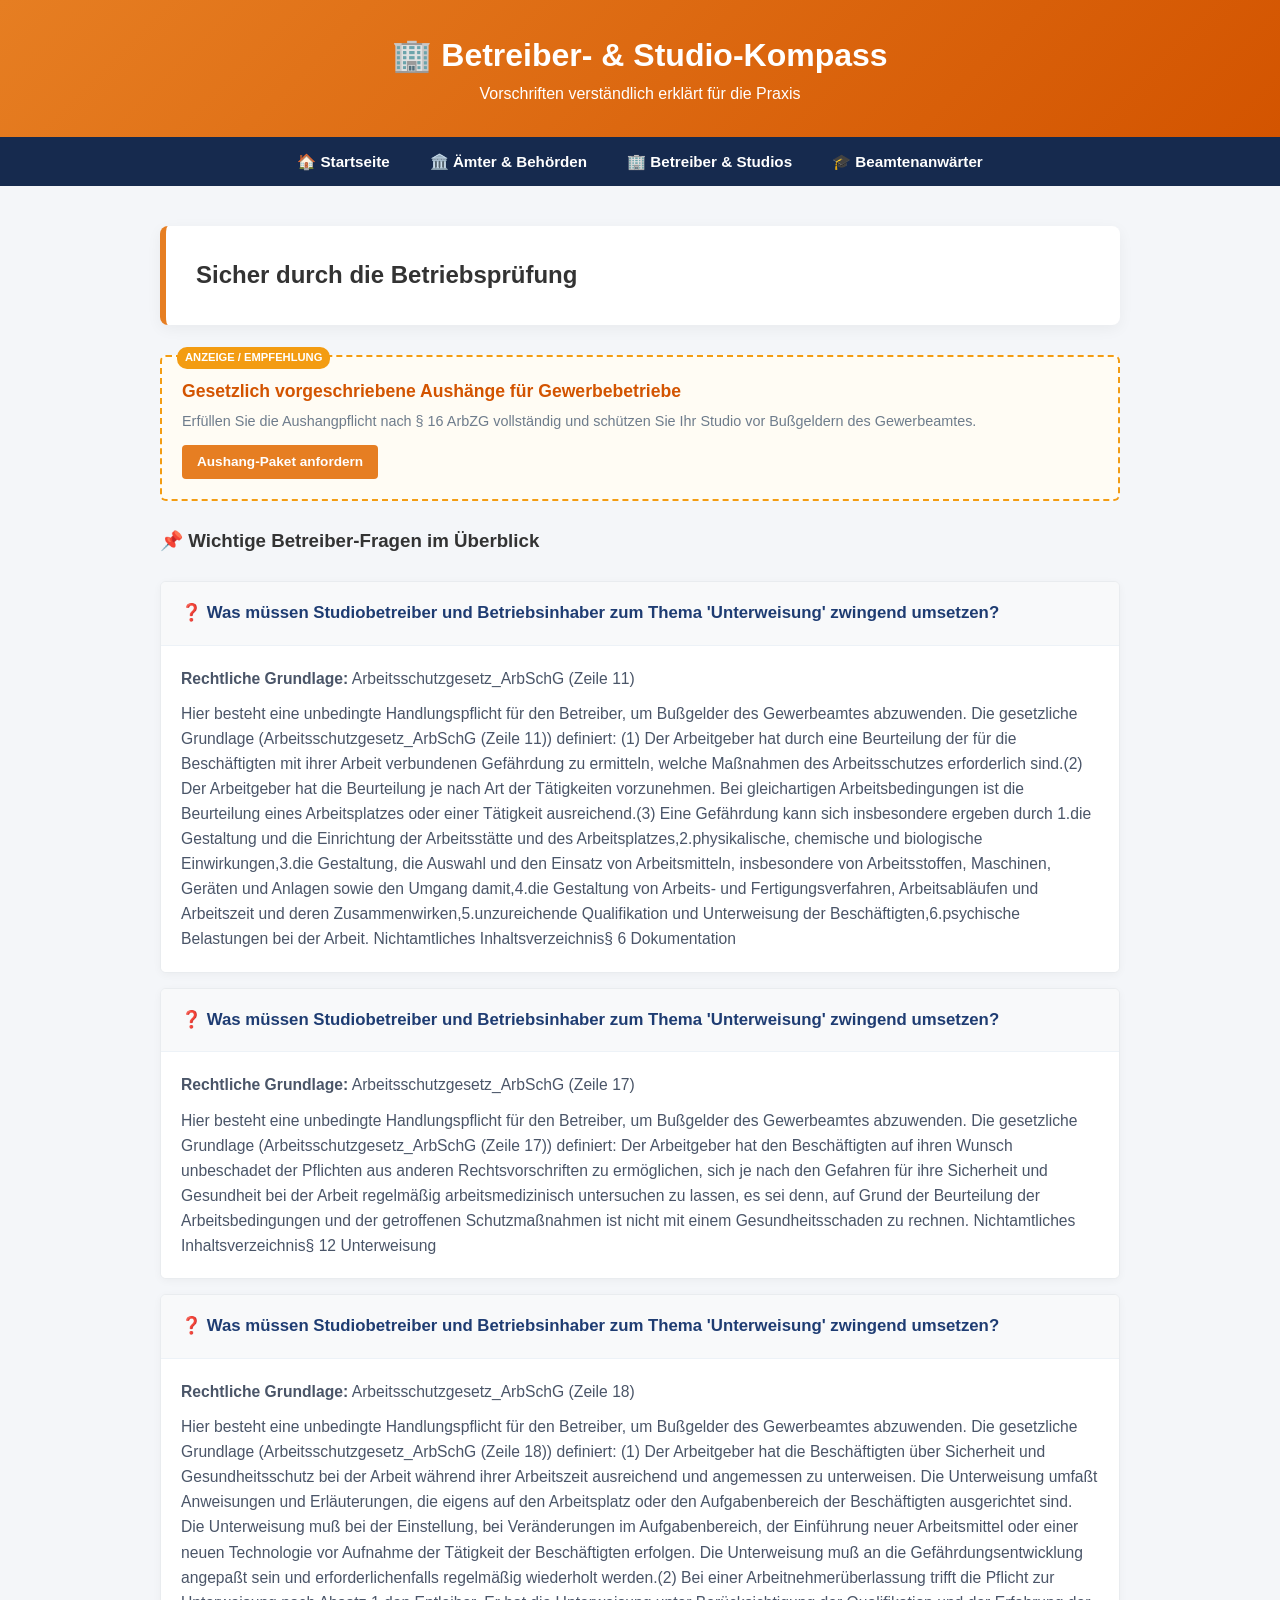
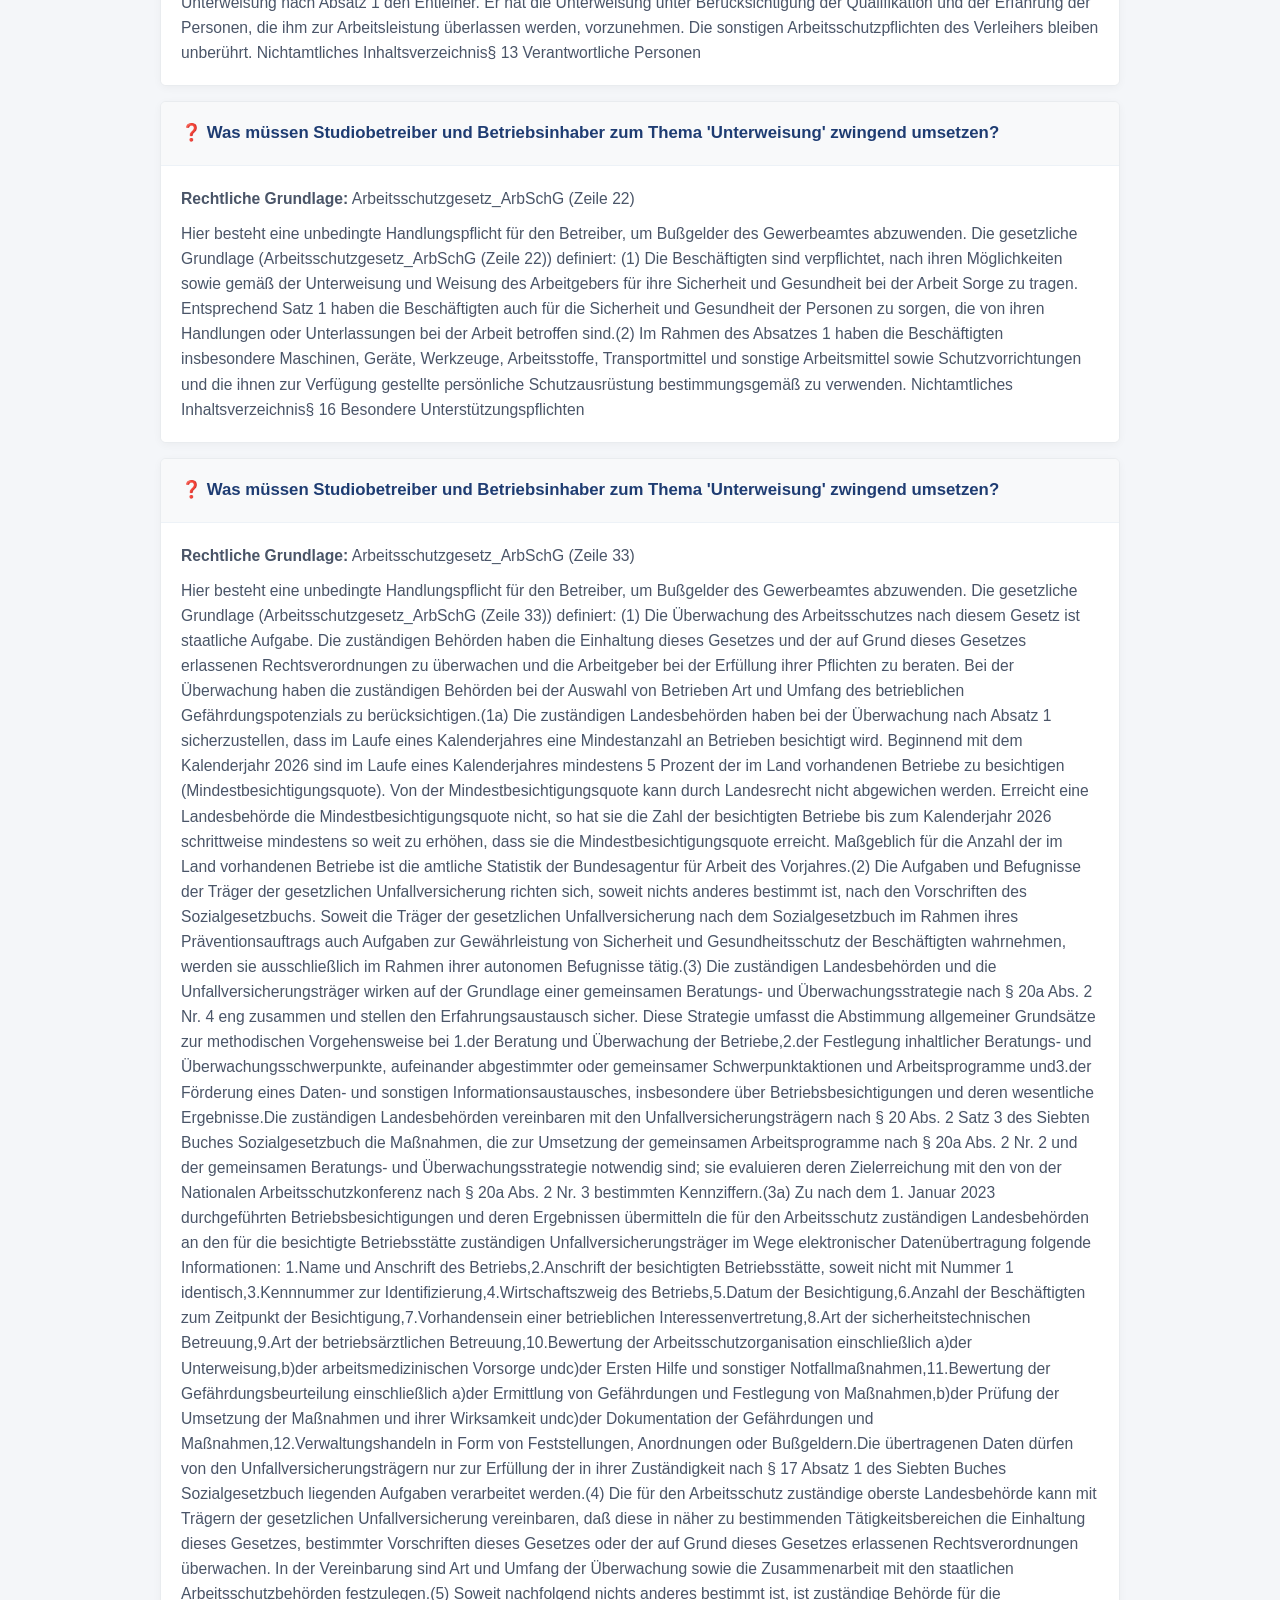
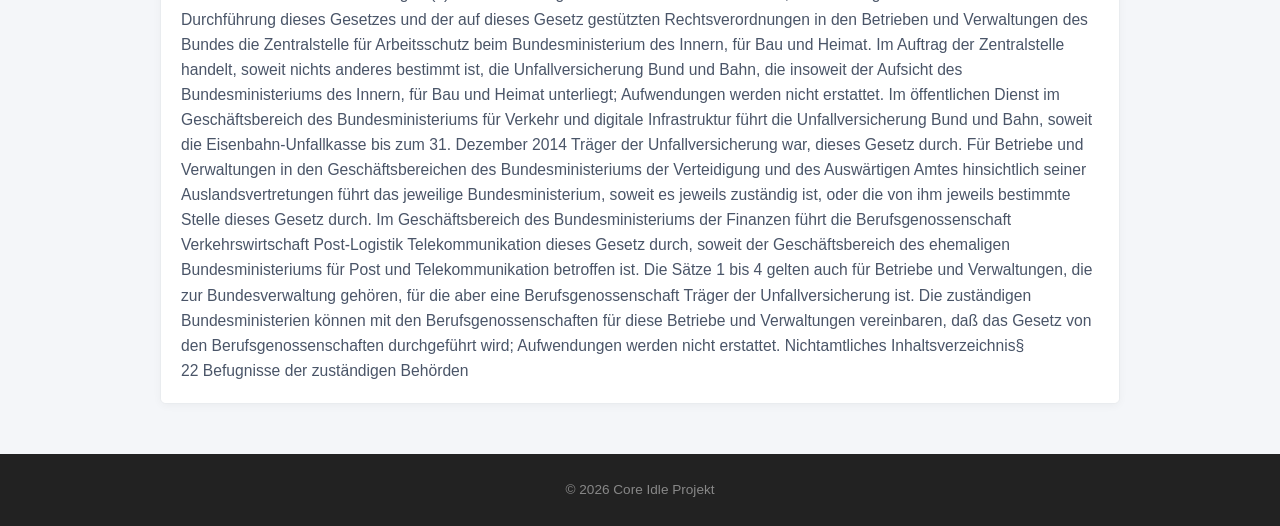
<file: betreiber.html>
<!DOCTYPE html><html lang="de"><head><meta charset="UTF-8"><title>Betreiber-Kompass | Unabhängiger Leitfaden</title><meta name="description" content="Praxisnahe Umsetzung der gesetzlichen Sicherheitsunterweisung für Betreiber und Studios."><style>* { 
    margin: 0; 
    padding: 0; 
    box-sizing: border-box; 
    font-family: "Segoe UI", sans-serif; 
} 
body { 
    background-color: #f4f6f9; 
    color: #333; 
    line-height: 1.6; 
} 
header { 
    background: linear-gradient(135deg, #1e3c72, #2a5298); 
    color: white; 
    padding: 30px 20px; 
    text-align: center; 
} 
nav { 
    background: #162a4e; 
    text-align: center; 
    padding: 12px; 
} 
nav a { 
    color: white; 
    text-decoration: none; 
    margin: 0 20px; 
    font-weight: bold; 
    font-size: 0.95rem; 
} 
nav a:hover { 
    color: #2ecc71; 
} 
.container { 
    max-width: 1000px; 
    margin: 40px auto; 
    padding: 0 20px; 
} 
.hero-box { 
    background: white; 
    padding: 30px; 
    border-radius: 8px; 
    box-shadow: 0 4px 15px rgba(0,0,0,0.05); 
    margin-bottom: 30px; 
    border-left: 6px solid #1e3c72; 
} 
.faq-container { 
    margin-top: 25px; } 
.faq-item { 
    background: white; 
    margin-bottom: 15px; 
    border-radius: 6px; 
    box-shadow: 0 2px 8px rgba(0,0,0,0.04); 
    overflow: hidden; 
    border: 1px solid #e9ecef; 
} 
.faq-question { 
    background: #f8f9fa; 
    padding: 18px 20px; 
    font-weight: bold; 
    color: #1e3c72; 
    border-bottom: 1px solid #edf2f7; 
    font-size: 1.05rem; 
} 
.faq-answer { 
    padding: 20px; 
    background: white; 
    color: #4a5568; 
    font-size: 0.98rem; 
} 
.ad-banner { 
    background: #fffcf4; 
    border: 2px dashed #f39c12; 
    padding: 20px; 
    border-radius: 6px; 
    margin: 25px 0; 
    position: relative; 
} 
.ad-badge { 
    position: absolute; 
    top: -10px; 
    left: 15px; 
    background: #f39c12; 
    color: white; 
    font-size: 0.7rem; 
    font-weight: bold; 
    padding: 2px 8px; 
    border-radius: 10px; 
} 
.ad-banner h4 { 
    color: #d35400; 
    margin-bottom: 5px; 
    font-size: 1.1rem; 
} 
.ad-banner p { 
    color: #6e7c8c; 
    font-size: 0.9rem; 
    margin-bottom: 12px; 
} 
.ad-button { 
    display: inline-block; 
    background: #e67e22; 
    color: white; 
    text-decoration: none; 
    padding: 6px 15px; 
    font-size: 0.85rem; 
    font-weight: bold; 
    border-radius: 4px; 
} 
footer { 
    text-align: center; 
    padding: 25px; 
    background: #222; 
    color: #888; 
    margin-top: 50px; 
    font-size: 0.85rem; 
}</style></head><body><header style="background: linear-gradient(135deg, #e67e22, #d35400);"><h1>🏢 Betreiber- & Studio-Kompass</h1><p>Vorschriften verständlich erklärt für die Praxis</p></header><nav><a href="index.html">🏠 Startseite</a><a href="aemter.html">🏛️ Ämter & Behörden</a><a href="betreiber.html">🏢 Betreiber & Studios</a><a href="anwaerter.html">🎓 Beamtenanwärter</a></nav><div class="container"><div class="hero-box" style="border-left-color: #e67e22;"><h2>Sicher durch die Betriebsprüfung</h2></div><div class="ad-banner"><span class="ad-badge">ANZEIGE / EMPFEHLUNG</span><h4>Gesetzlich vorgeschriebene Aushänge für Gewerbebetriebe</h4><p>Erfüllen Sie die Aushangpflicht nach § 16 ArbZG vollständig und schützen Sie Ihr Studio vor Bußgeldern des Gewerbeamtes.</p><a href="#" class="ad-button">Aushang-Paket anfordern</a></div><h3>📌 Wichtige Betreiber-Fragen im Überblick</h3><div class="faq-container"><div class="faq-item"><div class="faq-question">❓ Was müssen Studiobetreiber und Betriebsinhaber zum Thema 'Unterweisung' zwingend umsetzen?</div><div class="faq-answer"><p><strong>Rechtliche Grundlage:</strong> Arbeitsschutzgesetz_ArbSchG (Zeile 11)</p><p style="margin-top: 10px;">Hier besteht eine unbedingte Handlungspflicht für den Betreiber, um Bußgelder des Gewerbeamtes abzuwenden. Die gesetzliche Grundlage (Arbeitsschutzgesetz_ArbSchG (Zeile 11)) definiert: (1) Der Arbeitgeber hat durch eine Beurteilung der für die Beschäftigten mit ihrer Arbeit verbundenen Gefährdung zu ermitteln, welche Maßnahmen des Arbeitsschutzes erforderlich sind.(2) Der Arbeitgeber hat die Beurteilung je nach Art der Tätigkeiten vorzunehmen. Bei gleichartigen Arbeitsbedingungen ist die Beurteilung eines Arbeitsplatzes oder einer Tätigkeit ausreichend.(3) Eine Gefährdung kann sich insbesondere ergeben durch 1.die Gestaltung und die Einrichtung der Arbeitsstätte und des Arbeitsplatzes,2.physikalische, chemische und biologische Einwirkungen,3.die Gestaltung, die Auswahl und den Einsatz von Arbeitsmitteln, insbesondere von Arbeitsstoffen, Maschinen, Geräten und Anlagen sowie den Umgang damit,4.die Gestaltung von Arbeits- und Fertigungsverfahren, Arbeitsabläufen und Arbeitszeit und deren Zusammenwirken,5.unzureichende Qualifikation und Unterweisung der Beschäftigten,6.psychische Belastungen bei der Arbeit. Nichtamtliches Inhaltsverzeichnis§ 6 Dokumentation</p></div></div><div class="faq-item"><div class="faq-question">❓ Was müssen Studiobetreiber und Betriebsinhaber zum Thema 'Unterweisung' zwingend umsetzen?</div><div class="faq-answer"><p><strong>Rechtliche Grundlage:</strong> Arbeitsschutzgesetz_ArbSchG (Zeile 17)</p><p style="margin-top: 10px;">Hier besteht eine unbedingte Handlungspflicht für den Betreiber, um Bußgelder des Gewerbeamtes abzuwenden. Die gesetzliche Grundlage (Arbeitsschutzgesetz_ArbSchG (Zeile 17)) definiert: Der Arbeitgeber hat den Beschäftigten auf ihren Wunsch unbeschadet der Pflichten aus anderen Rechtsvorschriften zu ermöglichen, sich je nach den Gefahren für ihre Sicherheit und Gesundheit bei der Arbeit regelmäßig arbeitsmedizinisch untersuchen zu lassen, es sei denn, auf Grund der Beurteilung der Arbeitsbedingungen und der getroffenen Schutzmaßnahmen ist nicht mit einem Gesundheitsschaden zu rechnen. Nichtamtliches Inhaltsverzeichnis§ 12 Unterweisung</p></div></div><div class="faq-item"><div class="faq-question">❓ Was müssen Studiobetreiber und Betriebsinhaber zum Thema 'Unterweisung' zwingend umsetzen?</div><div class="faq-answer"><p><strong>Rechtliche Grundlage:</strong> Arbeitsschutzgesetz_ArbSchG (Zeile 18)</p><p style="margin-top: 10px;">Hier besteht eine unbedingte Handlungspflicht für den Betreiber, um Bußgelder des Gewerbeamtes abzuwenden. Die gesetzliche Grundlage (Arbeitsschutzgesetz_ArbSchG (Zeile 18)) definiert: (1) Der Arbeitgeber hat die Beschäftigten über Sicherheit und Gesundheitsschutz bei der Arbeit während ihrer Arbeitszeit ausreichend und angemessen zu unterweisen. Die Unterweisung umfaßt Anweisungen und Erläuterungen, die eigens auf den Arbeitsplatz oder den Aufgabenbereich der Beschäftigten ausgerichtet sind. Die Unterweisung muß bei der Einstellung, bei Veränderungen im Aufgabenbereich, der Einführung neuer Arbeitsmittel oder einer neuen Technologie vor Aufnahme der Tätigkeit der Beschäftigten erfolgen. Die Unterweisung muß an die Gefährdungsentwicklung angepaßt sein und erforderlichenfalls regelmäßig wiederholt werden.(2) Bei einer Arbeitnehmerüberlassung trifft die Pflicht zur Unterweisung nach Absatz 1 den Entleiher. Er hat die Unterweisung unter Berücksichtigung der Qualifikation und der Erfahrung der Personen, die ihm zur Arbeitsleistung überlassen werden, vorzunehmen. Die sonstigen Arbeitsschutzpflichten des Verleihers bleiben unberührt. Nichtamtliches Inhaltsverzeichnis§ 13 Verantwortliche Personen</p></div></div><div class="faq-item"><div class="faq-question">❓ Was müssen Studiobetreiber und Betriebsinhaber zum Thema 'Unterweisung' zwingend umsetzen?</div><div class="faq-answer"><p><strong>Rechtliche Grundlage:</strong> Arbeitsschutzgesetz_ArbSchG (Zeile 22)</p><p style="margin-top: 10px;">Hier besteht eine unbedingte Handlungspflicht für den Betreiber, um Bußgelder des Gewerbeamtes abzuwenden. Die gesetzliche Grundlage (Arbeitsschutzgesetz_ArbSchG (Zeile 22)) definiert: (1) Die Beschäftigten sind verpflichtet, nach ihren Möglichkeiten sowie gemäß der Unterweisung und Weisung des Arbeitgebers für ihre Sicherheit und Gesundheit bei der Arbeit Sorge zu tragen. Entsprechend Satz 1 haben die Beschäftigten auch für die Sicherheit und Gesundheit der Personen zu sorgen, die von ihren Handlungen oder Unterlassungen bei der Arbeit betroffen sind.(2) Im Rahmen des Absatzes 1 haben die Beschäftigten insbesondere Maschinen, Geräte, Werkzeuge, Arbeitsstoffe, Transportmittel und sonstige Arbeitsmittel sowie Schutzvorrichtungen und die ihnen zur Verfügung gestellte persönliche Schutzausrüstung bestimmungsgemäß zu verwenden. Nichtamtliches Inhaltsverzeichnis§ 16 Besondere Unterstützungspflichten</p></div></div><div class="faq-item"><div class="faq-question">❓ Was müssen Studiobetreiber und Betriebsinhaber zum Thema 'Unterweisung' zwingend umsetzen?</div><div class="faq-answer"><p><strong>Rechtliche Grundlage:</strong> Arbeitsschutzgesetz_ArbSchG (Zeile 33)</p><p style="margin-top: 10px;">Hier besteht eine unbedingte Handlungspflicht für den Betreiber, um Bußgelder des Gewerbeamtes abzuwenden. Die gesetzliche Grundlage (Arbeitsschutzgesetz_ArbSchG (Zeile 33)) definiert: (1) Die Überwachung des Arbeitsschutzes nach diesem Gesetz ist staatliche Aufgabe. Die zuständigen Behörden haben die Einhaltung dieses Gesetzes und der auf Grund dieses Gesetzes erlassenen Rechtsverordnungen zu überwachen und die Arbeitgeber bei der Erfüllung ihrer Pflichten zu beraten. Bei der Überwachung haben die zuständigen Behörden bei der Auswahl von Betrieben Art und Umfang des betrieblichen Gefährdungspotenzials zu berücksichtigen.(1a) Die zuständigen Landesbehörden haben bei der Überwachung nach Absatz 1 sicherzustellen, dass im Laufe eines Kalenderjahres eine Mindestanzahl an Betrieben besichtigt wird. Beginnend mit dem Kalenderjahr 2026 sind im Laufe eines Kalenderjahres mindestens 5 Prozent der im Land vorhandenen Betriebe zu besichtigen (Mindestbesichtigungsquote). Von der Mindestbesichtigungsquote kann durch Landesrecht nicht abgewichen werden. Erreicht eine Landesbehörde die Mindestbesichtigungsquote nicht, so hat sie die Zahl der besichtigten Betriebe bis zum Kalenderjahr 2026 schrittweise mindestens so weit zu erhöhen, dass sie die Mindestbesichtigungsquote erreicht. Maßgeblich für die Anzahl der im Land vorhandenen Betriebe ist die amtliche Statistik der Bundesagentur für Arbeit des Vorjahres.(2) Die Aufgaben und Befugnisse der Träger der gesetzlichen Unfallversicherung richten sich, soweit nichts anderes bestimmt ist, nach den Vorschriften des Sozialgesetzbuchs. Soweit die Träger der gesetzlichen Unfallversicherung nach dem Sozialgesetzbuch im Rahmen ihres Präventionsauftrags auch Aufgaben zur Gewährleistung von Sicherheit und Gesundheitsschutz der Beschäftigten wahrnehmen, werden sie ausschließlich im Rahmen ihrer autonomen Befugnisse tätig.(3) Die zuständigen Landesbehörden und die Unfallversicherungsträger wirken auf der Grundlage einer gemeinsamen Beratungs- und Überwachungsstrategie nach § 20a Abs. 2 Nr. 4 eng zusammen und stellen den Erfahrungsaustausch sicher. Diese Strategie umfasst die Abstimmung allgemeiner Grundsätze zur methodischen Vorgehensweise bei 1.der Beratung und Überwachung der Betriebe,2.der Festlegung inhaltlicher Beratungs- und Überwachungsschwerpunkte, aufeinander abgestimmter oder gemeinsamer Schwerpunktaktionen und Arbeitsprogramme und3.der Förderung eines Daten- und sonstigen Informationsaustausches, insbesondere über Betriebsbesichtigungen und deren wesentliche Ergebnisse.Die zuständigen Landesbehörden vereinbaren mit den Unfallversicherungsträgern nach § 20 Abs. 2 Satz 3 des Siebten Buches Sozialgesetzbuch die Maßnahmen, die zur Umsetzung der gemeinsamen Arbeitsprogramme nach § 20a Abs. 2 Nr. 2 und der gemeinsamen Beratungs- und Überwachungsstrategie notwendig sind; sie evaluieren deren Zielerreichung mit den von der Nationalen Arbeitsschutzkonferenz nach § 20a Abs. 2 Nr. 3 bestimmten Kennziffern.(3a) Zu nach dem 1. Januar 2023 durchgeführten Betriebsbesichtigungen und deren Ergebnissen übermitteln die für den Arbeitsschutz zuständigen Landesbehörden an den für die besichtigte Betriebsstätte zuständigen Unfallversicherungsträger im Wege elektronischer Datenübertragung folgende Informationen: 1.Name und Anschrift des Betriebs,2.Anschrift der besichtigten Betriebsstätte, soweit nicht mit Nummer 1 identisch,3.Kennnummer zur Identifizierung,4.Wirtschaftszweig des Betriebs,5.Datum der Besichtigung,6.Anzahl der Beschäftigten zum Zeitpunkt der Besichtigung,7.Vorhandensein einer betrieblichen Interessenvertretung,8.Art der sicherheitstechnischen Betreuung,9.Art der betriebsärztlichen Betreuung,10.Bewertung der Arbeitsschutzorganisation einschließlich a)der Unterweisung,b)der arbeitsmedizinischen Vorsorge undc)der Ersten Hilfe und sonstiger Notfallmaßnahmen,11.Bewertung der Gefährdungsbeurteilung einschließlich a)der Ermittlung von Gefährdungen und Festlegung von Maßnahmen,b)der Prüfung der Umsetzung der Maßnahmen und ihrer Wirksamkeit undc)der Dokumentation der Gefährdungen und Maßnahmen,12.Verwaltungshandeln in Form von Feststellungen, Anordnungen oder Bußgeldern.Die übertragenen Daten dürfen von den Unfallversicherungsträgern nur zur Erfüllung der in ihrer Zuständigkeit nach § 17 Absatz 1 des Siebten Buches Sozialgesetzbuch liegenden Aufgaben verarbeitet werden.(4) Die für den Arbeitsschutz zuständige oberste Landesbehörde kann mit Trägern der gesetzlichen Unfallversicherung vereinbaren, daß diese in näher zu bestimmenden Tätigkeitsbereichen die Einhaltung dieses Gesetzes, bestimmter Vorschriften dieses Gesetzes oder der auf Grund dieses Gesetzes erlassenen Rechtsverordnungen überwachen. In der Vereinbarung sind Art und Umfang der Überwachung sowie die Zusammenarbeit mit den staatlichen Arbeitsschutzbehörden festzulegen.(5) Soweit nachfolgend nichts anderes bestimmt ist, ist zuständige Behörde für die Durchführung dieses Gesetzes und der auf dieses Gesetz gestützten Rechtsverordnungen in den Betrieben und Verwaltungen des Bundes die Zentralstelle für Arbeitsschutz beim Bundesministerium des Innern, für Bau und Heimat. Im Auftrag der Zentralstelle handelt, soweit nichts anderes bestimmt ist, die Unfallversicherung Bund und Bahn, die insoweit der Aufsicht des Bundesministeriums des Innern, für Bau und Heimat unterliegt; Aufwendungen werden nicht erstattet. Im öffentlichen Dienst im Geschäftsbereich des Bundesministeriums für Verkehr und digitale Infrastruktur führt die Unfallversicherung Bund und Bahn, soweit die Eisenbahn-Unfallkasse bis zum 31. Dezember 2014 Träger der Unfallversicherung war, dieses Gesetz durch. Für Betriebe und Verwaltungen in den Geschäftsbereichen des Bundesministeriums der Verteidigung und des Auswärtigen Amtes hinsichtlich seiner Auslandsvertretungen führt das jeweilige Bundesministerium, soweit es jeweils zuständig ist, oder die von ihm jeweils bestimmte Stelle dieses Gesetz durch. Im Geschäftsbereich des Bundesministeriums der Finanzen führt die Berufsgenossenschaft Verkehrswirtschaft Post-Logistik Telekommunikation dieses Gesetz durch, soweit der Geschäftsbereich des ehemaligen Bundesministeriums für Post und Telekommunikation betroffen ist. Die Sätze 1 bis 4 gelten auch für Betriebe und Verwaltungen, die zur Bundesverwaltung gehören, für die aber eine Berufsgenossenschaft Träger der Unfallversicherung ist. Die zuständigen Bundesministerien können mit den Berufsgenossenschaften für diese Betriebe und Verwaltungen vereinbaren, daß das Gesetz von den Berufsgenossenschaften durchgeführt wird; Aufwendungen werden nicht erstattet. Nichtamtliches Inhaltsverzeichnis§ 22 Befugnisse der zuständigen Behörden</p></div></div></div></div><footer>&copy; 2026 Core Idle Projekt</footer></body></html>
</file>
